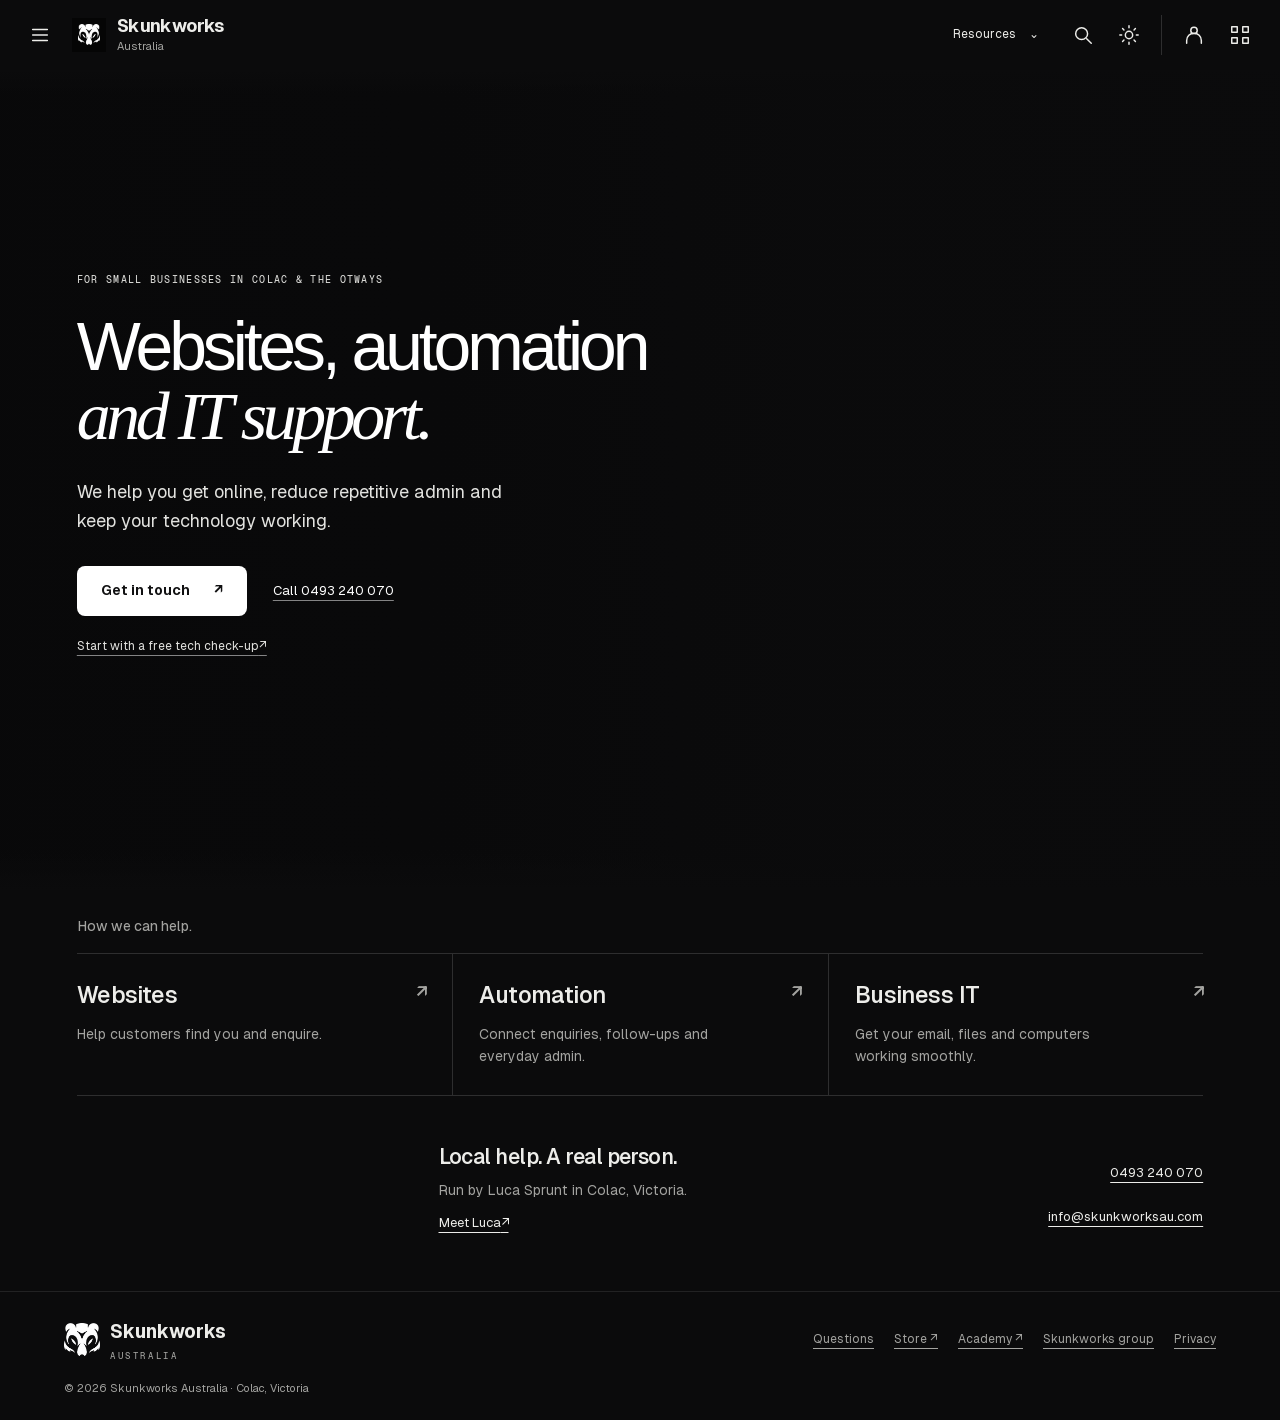
<file: index.html>
<!doctype html><html lang="en-AU"><head><meta charset="utf-8"><meta http-equiv="Content-Security-Policy" content="default-src 'self'; script-src 'self'; style-src 'self'; img-src 'self' data:; font-src 'self'; connect-src 'self' https://formsubmit.co; form-action 'self' https://formsubmit.co; base-uri 'self'; object-src 'none'; frame-src 'none'; manifest-src 'self'; worker-src 'none'; upgrade-insecure-requests"><meta name="referrer" content="strict-origin-when-cross-origin"><meta name="viewport" content="width=device-width,initial-scale=1"><title>Websites, automation & IT support | Skunkworks Australia</title><link rel="icon" href="assets/favicon.png"><meta name="description" content="Websites, automation and IT support for small businesses in Colac and the Otways. Get in touch with Luca or start with a free tech check-up."><meta name="theme-color" content="#0b0b0c"><link rel="canonical" href="https://www.skunkworksau.com/"><link rel="apple-touch-icon" href="assets/apple-touch-icon.png"><meta property="og:title" content="Websites, automation &amp; IT support | Skunkworks Australia"><meta property="og:description" content="Websites, automation and IT support for small businesses in Colac and the Otways. Get in touch with Luca or start with a free tech check-up."><meta property="og:type" content="website"><meta property="og:url" content="https://www.skunkworksau.com/"><meta property="og:image" content="https://www.skunkworksau.com/assets/og.jpg"><meta name="twitter:card" content="summary_large_image"><link rel="preload" href="assets/fonts/Geist-Variable.woff2" as="font" type="font/woff2" crossorigin><link rel="stylesheet" href="tokens.css"><link rel="stylesheet" href="clarity.css"><link rel="stylesheet" href="pages.css"><link rel="stylesheet" href="production.css"><link rel="stylesheet" href="home.css"><link rel="stylesheet" href="header.css"><script src="theme.js"></script></head><body class="minimal-home"><a class="skip" href="#main">Skip to content</a><header class="site-header brand-header"><button data-menu-button class="menu-toggle header-icon" aria-expanded="false" aria-controls="site-navigation" aria-label="Open navigation"><svg viewBox="0 0 24 24" width="22" height="22" fill="none" stroke="currentColor" stroke-width="1.6" stroke-linecap="round" stroke-linejoin="round" aria-hidden="true"><path d="M4 6h16M4 12h16M4 18h16"/></svg></button><a class="brand" href="index.html" aria-label="Skunkworks Australia home"><span class="brand-mark"><img src="assets/skunk-mark.png" alt=""></span><span><strong>Skunkworks</strong><small>Australia</small></span></a><div class="header-space"></div><details class="services-menu header-resources"><summary>Resources <span aria-hidden="true">⌄</span></summary><div class="header-panel"><a href="services.html">All services</a><a href="checkup.html">Free tech check-up</a><a href="colac-business-survey.html">Colac business survey</a><a href="services.html#faq">Questions & answers</a><a href="about.html">About Skunkworks</a><a href="contact.html">Get in touch</a><a href="privacy.html">Privacy</a></div></details><div class="header-tools"><button class="header-icon" type="button" data-open-search aria-label="Search the website"><svg viewBox="0 0 24 24" width="22" height="22" fill="none" stroke="currentColor" stroke-width="1.6" stroke-linecap="round" stroke-linejoin="round" aria-hidden="true"><circle cx="10.5" cy="10.5" r="6.5"/><path d="m16 16 5 5"/></svg></button><button class="header-icon" type="button" data-theme-toggle aria-label="Switch to light theme" aria-pressed="false"><svg viewBox="0 0 24 24" width="22" height="22" fill="none" stroke="currentColor" stroke-width="1.6" stroke-linecap="round" stroke-linejoin="round" aria-hidden="true"><circle cx="12" cy="12" r="4"/><path d="M12 2v2m0 16v2M2 12h2m16 0h2M5 5l1.5 1.5m11 11L19 19M5 19l1.5-1.5m11-11L19 5"/></svg></button><span class="header-divider" aria-hidden="true"></span><details class="header-contact"><summary class="header-icon" aria-label="Contact Skunkworks"><svg viewBox="0 0 24 24" width="22" height="22" fill="none" stroke="currentColor" stroke-width="1.6" stroke-linecap="round" stroke-linejoin="round" aria-hidden="true"><circle cx="12" cy="7" r="3.5"/><path d="M4 21v-3a8 8 0 0 1 16 0v3"/></svg></summary><div class="header-panel"><h2>Get in touch</h2><a href="contact.html">Send an enquiry</a><a href="tel:+61493240070">Call 0493 240 070</a><a href="mailto:info@skunkworksau.com">Email Luca</a></div></details><details class="header-ecosystem"><summary class="header-icon" aria-label="Skunkworks ecosystem"><svg viewBox="0 0 24 24" width="22" height="22" fill="none" stroke="currentColor" stroke-width="1.6" stroke-linecap="round" stroke-linejoin="round" aria-hidden="true"><path d="M3 3h6v6H3zM15 3h6v6h-6zM3 15h6v6H3zM15 15h6v6h-6z"/></svg></summary><div class="header-panel"><h2>Explore Skunkworks</h2><a href="https://www.skunkworksau.com/">Skunkworks Australia</a><a href="https://store.skunkworksau.com/">Store ↗</a><a href="https://www.skunkworksacademy.com/">Academy ↗</a><a href="https://skunkworks.africa/">Skunkworks Africa ↗</a></div></details></div><nav data-mobile-menu id="site-navigation" aria-label="Main navigation"><h2>Explore</h2><a href="index.html" aria-current="page">Home</a><a href="websites.html">Websites</a><a href="automation.html">Automation & AI</a><a href="business-it.html">Business IT</a><a href="checkup.html">Free tech check-up</a><a href="about.html">About</a><a href="contact.html">Get in touch</a><a href="services.html#faq">Questions</a><div class="drawer-group"><a href="https://store.skunkworksau.com/">Store ↗</a><a href="https://www.skunkworksacademy.com/">Academy ↗</a><a href="https://skunkworks.africa/">Skunkworks Africa ↗</a></div></nav></header><main id="main" tabindex="-1">
<section class="landing-hero" id="top">
<picture class="landing-hero-media" aria-hidden="true"><source media="(max-width:800px)" srcset="assets/workspace-hero-mobile.webp"><img src="assets/workspace-hero.webp" srcset="assets/workspace-hero-small.webp 1000w, assets/workspace-hero.webp 1672w" sizes="(max-width:1280px) 100vw, 1280px" width="1672" height="941" alt="" fetchpriority="high" decoding="async"></picture>
<div class="landing-hero-copy">
<p class="eyebrow">FOR SMALL BUSINESSES IN COLAC &amp; THE OTWAYS</p>
<h1>Websites, automation<br><em>and IT support.</em></h1>
<p class="landing-intro">We help you get online, reduce repetitive admin and keep your technology working.</p>
<div class="landing-actions" id="book"><a class="button" href="contact.html">Get in touch <span aria-hidden="true">↗</span></a><a class="landing-call" href="tel:+61493240070">Call 0493 240 070</a></div><p class="landing-checkup"><a id="check-up" href="checkup.html">Start with a free tech check-up <span aria-hidden="true">↗</span></a></p></div>
<div class="landing-orbit"><div class="orbit-scene" aria-hidden="true"><div class="orbit-ring orbit-ring-outer"></div><div class="orbit-ring orbit-ring-inner"></div><div class="orbit-emblem"><img src="assets/skunk-mark.png" width="1100" height="1018" alt="" decoding="async"></div><span class="orbit-signal orbit-signal-one">01</span><span class="orbit-signal-au">AU</span><span class="orbit-signal orbit-signal-arrow">↗</span></div><button type="button" class="orbit-motion-toggle" aria-pressed="false" hidden>Pause animation</button></div></section>
<section class="landing-services" id="services" aria-labelledby="service-heading"><span class="anchor-alias" id="solutions"></span><h2 id="service-heading">How we can help.</h2>
<div class="service-links">
<a href="websites.html"><h3>Websites <span aria-hidden="true">↗</span></h3><p>Help customers find you and enquire.</p></a>
<a href="automation.html"><h3>Automation <span aria-hidden="true">↗</span></h3><p>Connect enquiries, follow-ups and everyday admin.</p></a>
<a href="business-it.html"><h3>Business IT <span aria-hidden="true">↗</span></h3><p>Get your email, files and computers working smoothly.</p></a>
</div></section>
<section class="landing-local" id="contact" aria-labelledby="local-heading"><span class="anchor-alias" id="company"></span><div><h2 id="local-heading">Local help. A real person.</h2><p>Run by Luca Sprunt in Colac, Victoria.</p><a href="about.html">Meet Luca <span aria-hidden="true">↗</span></a></div><div class="local-contact"><a href="tel:+61493240070">0493 240 070</a><a href="mailto:info@skunkworksau.com">info@skunkworksau.com</a></div></section>
</main><footer class="site-footer landing-footer"><a class="brand" href="index.html" aria-current="page"><img src="assets/skunk-mark.png" alt=""><span>Skunkworks<small>AUSTRALIA</small></span></a><div><a id="faq" href="services.html#faq">Questions</a><a id="family" href="https://store.skunkworksau.com/">Store ↗</a><a href="https://www.skunkworksacademy.com/">Academy ↗</a><a id="partners" href="about.html#partners">Skunkworks group</a><a href="privacy.html">Privacy</a></div><span>© 2026 Skunkworks Australia · Colac, Victoria</span></footer><script src="home.js"></script><script src="site-navigation.js"></script><dialog id="site-search" class="site-search" aria-labelledby="search-title"><div class="search-heading"><h2 id="search-title">Find what you need.</h2><button type="button" class="header-icon" data-close-search aria-label="Close search">×</button></div><label for="site-search-input">Search pages and services</label><input id="site-search-input" type="search" autocomplete="off" placeholder="Try websites, email or admin"><ul id="site-search-results"><li data-search="home "><a href="index.html">Home<span aria-hidden="true">↗</span></a></li><li data-search="websites website online booking shop ecommerce"><a href="websites.html">Websites<span aria-hidden="true">↗</span></a></li><li data-search="automation and ai automation ai admin follow ups enquiries reminders"><a href="automation.html">Automation & AI<span aria-hidden="true">↗</span></a></li><li data-search="business it computers email files microsoft security backups wifi"><a href="business-it.html">Business IT<span aria-hidden="true">↗</span></a></li><li data-search="free tech check-up free checkup check-up review advice report"><a href="checkup.html">Free tech check-up<span aria-hidden="true">↗</span></a></li><li data-search="about "><a href="about.html">About<span aria-hidden="true">↗</span></a></li><li data-search="get in touch call phone email contact help enquire enquiry"><a href="contact.html">Get in touch<span aria-hidden="true">↗</span></a></li><li data-search="questions "><a href="services.html#faq">Questions<span aria-hidden="true">↗</span></a></li><li data-search="all services "><a href="services.html">All services<span aria-hidden="true">↗</span></a></li></ul><p id="search-empty" hidden>No matching page. <a href="contact.html">Tell us what you need help with.</a></p></dialog><script src="header.js"></script></body></html>
</file>
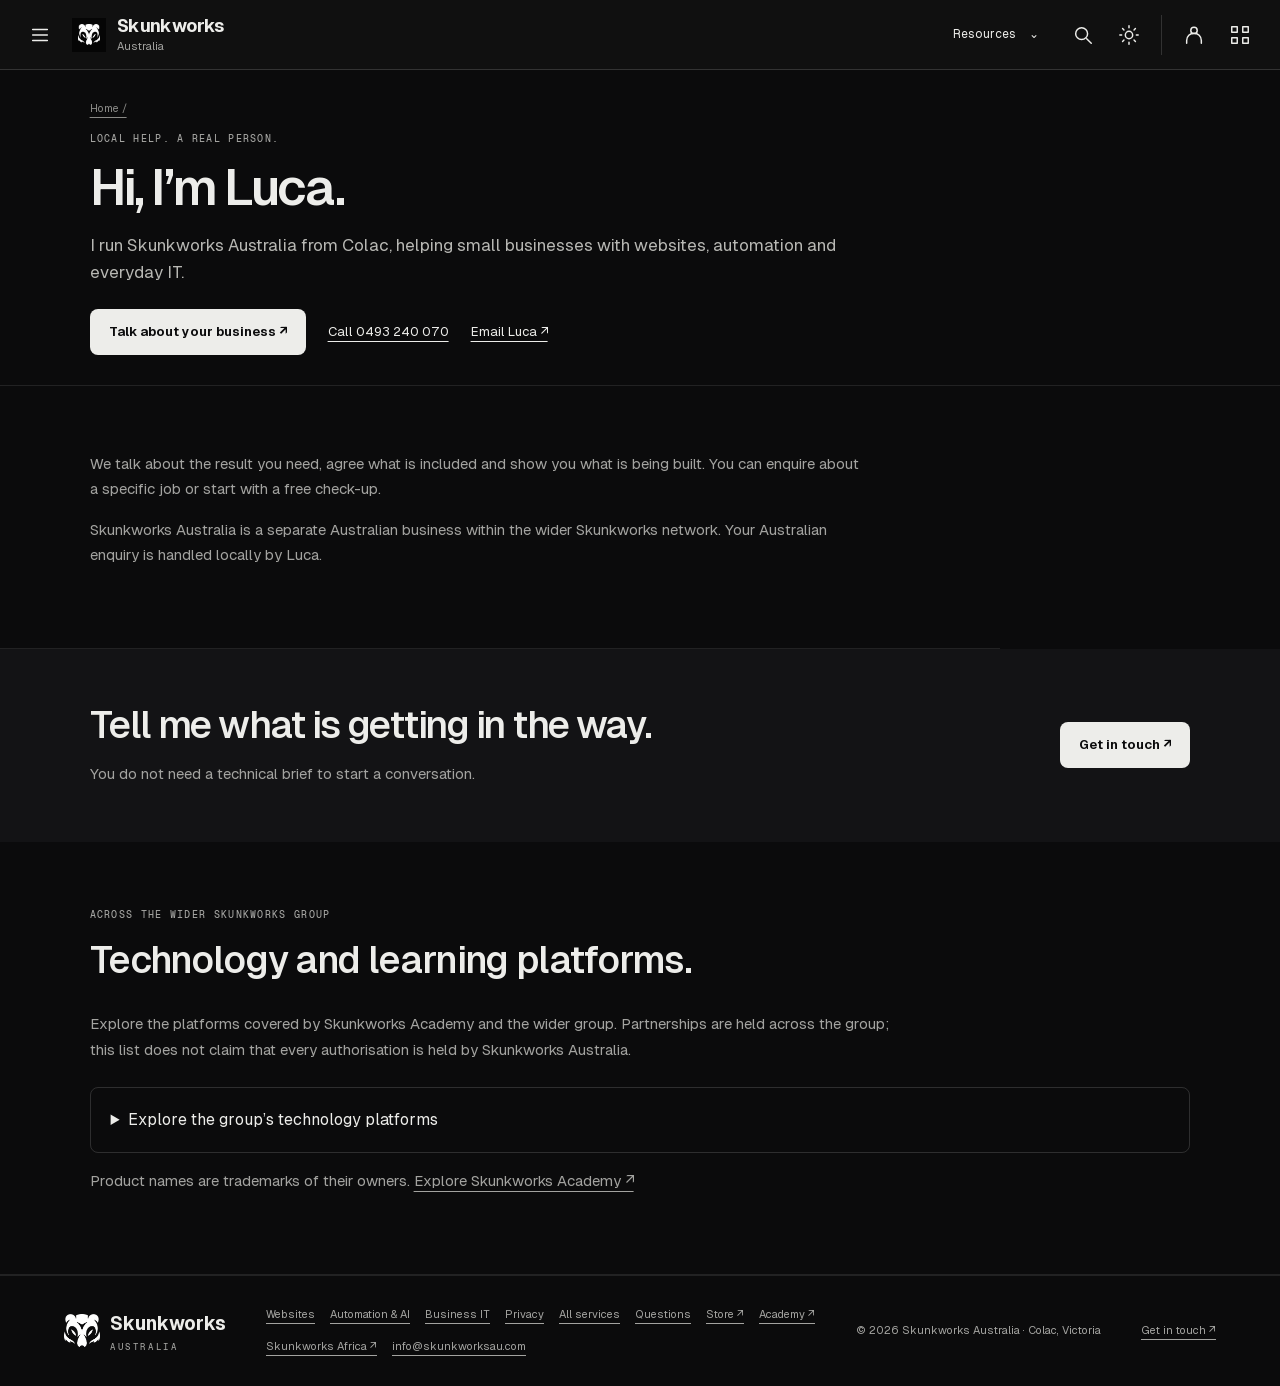
<file: about.html>
<!doctype html><html lang="en-AU"><head><meta charset="utf-8"><meta http-equiv="Content-Security-Policy" content="default-src 'self'; script-src 'self'; style-src 'self'; img-src 'self' data:; font-src 'self'; connect-src 'self' https://formsubmit.co; form-action 'self' https://formsubmit.co; base-uri 'self'; object-src 'none'; frame-src 'none'; manifest-src 'self'; worker-src 'none'; upgrade-insecure-requests"><meta name="referrer" content="strict-origin-when-cross-origin"><meta name="viewport" content="width=device-width,initial-scale=1"><title>About | Skunkworks Australia</title><link rel="icon" href="assets/favicon.png"><meta name="description" content="Meet Luca Sprunt and Skunkworks Australia, locally run from Colac. Websites, automation, everyday IT and links to the wider Skunkworks network."><meta name="theme-color" content="#0b0b0c"><link rel="canonical" href="https://www.skunkworksau.com/about.html"><link rel="apple-touch-icon" href="assets/apple-touch-icon.png"><meta property="og:title" content="About | Skunkworks Australia"><meta property="og:description" content="Meet Luca Sprunt and Skunkworks Australia, locally run from Colac. Websites, automation, everyday IT and links to the wider Skunkworks network."><meta property="og:type" content="website"><meta property="og:url" content="https://www.skunkworksau.com/about.html"><meta property="og:image" content="https://www.skunkworksau.com/assets/og.jpg"><meta name="twitter:card" content="summary_large_image"><link rel="preload" href="assets/fonts/Geist-Variable.woff2" as="font" type="font/woff2" crossorigin><link rel="stylesheet" href="tokens.css"><link rel="stylesheet" href="clarity.css"><link rel="stylesheet" href="pages.css"><link rel="stylesheet" href="production.css"><link rel="stylesheet" href="header.css"><script src="theme.js"></script></head><body><a class="skip" href="#main">Skip to content</a><header class="site-header brand-header"><button data-menu-button class="menu-toggle header-icon" aria-expanded="false" aria-controls="site-navigation" aria-label="Open navigation"><svg viewBox="0 0 24 24" width="22" height="22" fill="none" stroke="currentColor" stroke-width="1.6" stroke-linecap="round" stroke-linejoin="round" aria-hidden="true"><path d="M4 6h16M4 12h16M4 18h16"/></svg></button><a class="brand" href="index.html" aria-label="Skunkworks Australia home"><span class="brand-mark"><img src="assets/skunk-mark.png" alt=""></span><span><strong>Skunkworks</strong><small>Australia</small></span></a><div class="header-space"></div><details class="services-menu header-resources"><summary>Resources <span aria-hidden="true">⌄</span></summary><div class="header-panel"><a href="services.html">All services</a><a href="checkup.html">Free tech check-up</a><a href="colac-business-survey.html">Colac business survey</a><a href="services.html#faq">Questions & answers</a><a href="about.html" aria-current="page">About Skunkworks</a><a href="contact.html">Get in touch</a><a href="privacy.html">Privacy</a></div></details><div class="header-tools"><button class="header-icon" type="button" data-open-search aria-label="Search the website"><svg viewBox="0 0 24 24" width="22" height="22" fill="none" stroke="currentColor" stroke-width="1.6" stroke-linecap="round" stroke-linejoin="round" aria-hidden="true"><circle cx="10.5" cy="10.5" r="6.5"/><path d="m16 16 5 5"/></svg></button><button class="header-icon" type="button" data-theme-toggle aria-label="Switch to light theme" aria-pressed="false"><svg viewBox="0 0 24 24" width="22" height="22" fill="none" stroke="currentColor" stroke-width="1.6" stroke-linecap="round" stroke-linejoin="round" aria-hidden="true"><circle cx="12" cy="12" r="4"/><path d="M12 2v2m0 16v2M2 12h2m16 0h2M5 5l1.5 1.5m11 11L19 19M5 19l1.5-1.5m11-11L19 5"/></svg></button><span class="header-divider" aria-hidden="true"></span><details class="header-contact"><summary class="header-icon" aria-label="Contact Skunkworks"><svg viewBox="0 0 24 24" width="22" height="22" fill="none" stroke="currentColor" stroke-width="1.6" stroke-linecap="round" stroke-linejoin="round" aria-hidden="true"><circle cx="12" cy="7" r="3.5"/><path d="M4 21v-3a8 8 0 0 1 16 0v3"/></svg></summary><div class="header-panel"><h2>Get in touch</h2><a href="contact.html">Send an enquiry</a><a href="tel:+61493240070">Call 0493 240 070</a><a href="mailto:info@skunkworksau.com">Email Luca</a></div></details><details class="header-ecosystem"><summary class="header-icon" aria-label="Skunkworks ecosystem"><svg viewBox="0 0 24 24" width="22" height="22" fill="none" stroke="currentColor" stroke-width="1.6" stroke-linecap="round" stroke-linejoin="round" aria-hidden="true"><path d="M3 3h6v6H3zM15 3h6v6h-6zM3 15h6v6H3zM15 15h6v6h-6z"/></svg></summary><div class="header-panel"><h2>Explore Skunkworks</h2><a href="https://www.skunkworksau.com/">Skunkworks Australia</a><a href="https://store.skunkworksau.com/">Store ↗</a><a href="https://www.skunkworksacademy.com/">Academy ↗</a><a href="https://skunkworks.africa/">Skunkworks Africa ↗</a></div></details></div><nav data-mobile-menu id="site-navigation" aria-label="Main navigation"><h2>Explore</h2><a href="index.html">Home</a><a href="websites.html">Websites</a><a href="automation.html">Automation & AI</a><a href="business-it.html">Business IT</a><a href="checkup.html">Free tech check-up</a><a href="about.html">About</a><a href="contact.html">Get in touch</a><a href="services.html#faq">Questions</a><div class="drawer-group"><a href="https://store.skunkworksau.com/">Store ↗</a><a href="https://www.skunkworksacademy.com/">Academy ↗</a><a href="https://skunkworks.africa/">Skunkworks Africa ↗</a></div></nav></header><main id="main" tabindex="-1"><section class="page-intro"><a class="breadcrumb" href="index.html">Home /</a><div class="eyebrow">LOCAL HELP. A REAL PERSON.</div><h1>Hi, I’m Luca.</h1><p class="lead">I run Skunkworks Australia from Colac, helping small businesses with websites, automation and everyday IT.</p><div class="intro-actions"><a class="button" href="contact.html?topic=Not%20sure">Talk about your business ↗</a><a class="intro-direct" href="tel:+61493240070">Call 0493 240 070</a><a class="intro-direct" href="mailto:info@skunkworksau.com">Email Luca ↗</a></div></section><section class="page-section about-detail"><div><p>We talk about the result you need, agree what is included and show you what is being built. You can enquire about a specific job or start with a free check-up.</p><p>Skunkworks Australia is a separate Australian business within the wider Skunkworks network. Your Australian enquiry is handled locally by Luca.</p></div></section><section class="end-cta"><div><h2>Tell me what is getting in the way.</h2><p>You do not need a technical brief to start a conversation.</p></div><a class="button" href="contact.html?topic=Not%20sure">Get in touch ↗</a></section><section class="page-section group-platforms" id="partners"><div class="eyebrow">ACROSS THE WIDER SKUNKWORKS GROUP</div><h2>Technology and learning platforms.</h2><p>Explore the platforms covered by Skunkworks Academy and the wider group. Partnerships are held across the group; this list does not claim that every authorisation is held by Skunkworks Australia.</p><details><summary>Explore the group’s technology platforms</summary><ul class="pgrid  " aria-label="Skunkworks group technology partners">
        <li><a href="https://www.skunkworksacademy.com/partners/microsoft.html"><b>Microsoft</b><span>Cloud &amp; 365</span></a></li>
        <li><a href="https://www.skunkworksacademy.com/partners/google.html"><b>Google</b><span>Cloud &amp; Workspace</span></a></li>
        <li><a href="https://www.skunkworksacademy.com/cloud/index.html"><b>AWS</b><span>Cloud</span></a></li>
        <li><a href="https://www.skunkworksacademy.com/partners/ibm.html"><b>IBM</b><span>Cloud &amp; AI</span></a></li>
        <li><a href="https://www.skunkworksacademy.com/partners/red%20hat.html"><b>Red Hat</b><span>Linux &amp; OpenShift</span></a></li>
        <li><a href="https://www.skunkworksacademy.com/partners/cisco.html"><b>Cisco</b><span>Networking</span></a></li>
        <li><a href="https://www.skunkworksacademy.com/partners/paloalto.html"><b>Palo Alto Networks</b><span>Security</span></a></li>
        <li><a href="https://www.skunkworksacademy.com/partners/comptia.html"><b>CompTIA</b><span>Certification</span></a></li>
        <li><a href="https://www.skunkworksacademy.com/partners/adobe/index.html"><b>Adobe</b><span>Creative &amp; Docs</span></a></li>
        <li><a href="https://www.skunkworksacademy.com/partners/github.html"><b>GitHub</b><span>Development</span></a></li>
        <li><a href="https://www.skunkworksacademy.com/partners/hashicorp.html"><b>HashiCorp</b><span>Automation</span></a></li>
        <li><a href="https://www.skunkworksacademy.com/partners/salesforce.html"><b>Salesforce</b><span>CRM</span></a></li>
        <li><a href="https://www.skunkworksacademy.com/partners/sap.html"><b>SAP</b><span>Business systems</span></a></li>
        <li><a href="https://www.skunkworksacademy.com/partners/sage.html"><b>Sage</b><span>Accounting</span></a></li>
      </ul></details><p class="note">Product names are trademarks of their owners. <a href="https://www.skunkworksacademy.com/">Explore Skunkworks Academy ↗</a></p></section></main><footer class="site-footer"><a class="brand" href="index.html"><img src="assets/skunk-mark.png" alt=""><span>Skunkworks<small>AUSTRALIA</small></span></a><div><a href="websites.html">Websites</a><a href="automation.html">Automation & AI</a><a href="business-it.html">Business IT</a><a href="privacy.html">Privacy</a><a href="services.html">All services</a><a href="services.html#faq">Questions</a><a href="https://store.skunkworksau.com/">Store ↗</a><a href="https://www.skunkworksacademy.com/">Academy ↗</a><a href="https://skunkworks.africa/">Skunkworks Africa ↗</a><a href="mailto:info@skunkworksau.com">info@skunkworksau.com</a></div><span>© 2026 Skunkworks Australia · Colac, Victoria</span><a href="contact.html">Get in touch ↗</a></footer><script src="simple.js"></script><script src="site-navigation.js"></script><dialog id="site-search" class="site-search" aria-labelledby="search-title"><div class="search-heading"><h2 id="search-title">Find what you need.</h2><button type="button" class="header-icon" data-close-search aria-label="Close search">×</button></div><label for="site-search-input">Search pages and services</label><input id="site-search-input" type="search" autocomplete="off" placeholder="Try websites, email or admin"><ul id="site-search-results"><li data-search="home "><a href="index.html">Home<span aria-hidden="true">↗</span></a></li><li data-search="websites website online booking shop ecommerce"><a href="websites.html">Websites<span aria-hidden="true">↗</span></a></li><li data-search="automation and ai automation ai admin follow ups enquiries reminders"><a href="automation.html">Automation & AI<span aria-hidden="true">↗</span></a></li><li data-search="business it computers email files microsoft security backups wifi"><a href="business-it.html">Business IT<span aria-hidden="true">↗</span></a></li><li data-search="free tech check-up free checkup check-up review advice report"><a href="checkup.html">Free tech check-up<span aria-hidden="true">↗</span></a></li><li data-search="about "><a href="about.html">About<span aria-hidden="true">↗</span></a></li><li data-search="get in touch call phone email contact help enquire enquiry"><a href="contact.html">Get in touch<span aria-hidden="true">↗</span></a></li><li data-search="questions "><a href="services.html#faq">Questions<span aria-hidden="true">↗</span></a></li><li data-search="all services "><a href="services.html">All services<span aria-hidden="true">↗</span></a></li></ul><p id="search-empty" hidden>No matching page. <a href="contact.html">Tell us what you need help with.</a></p></dialog><script src="header.js"></script></body></html>
</file>
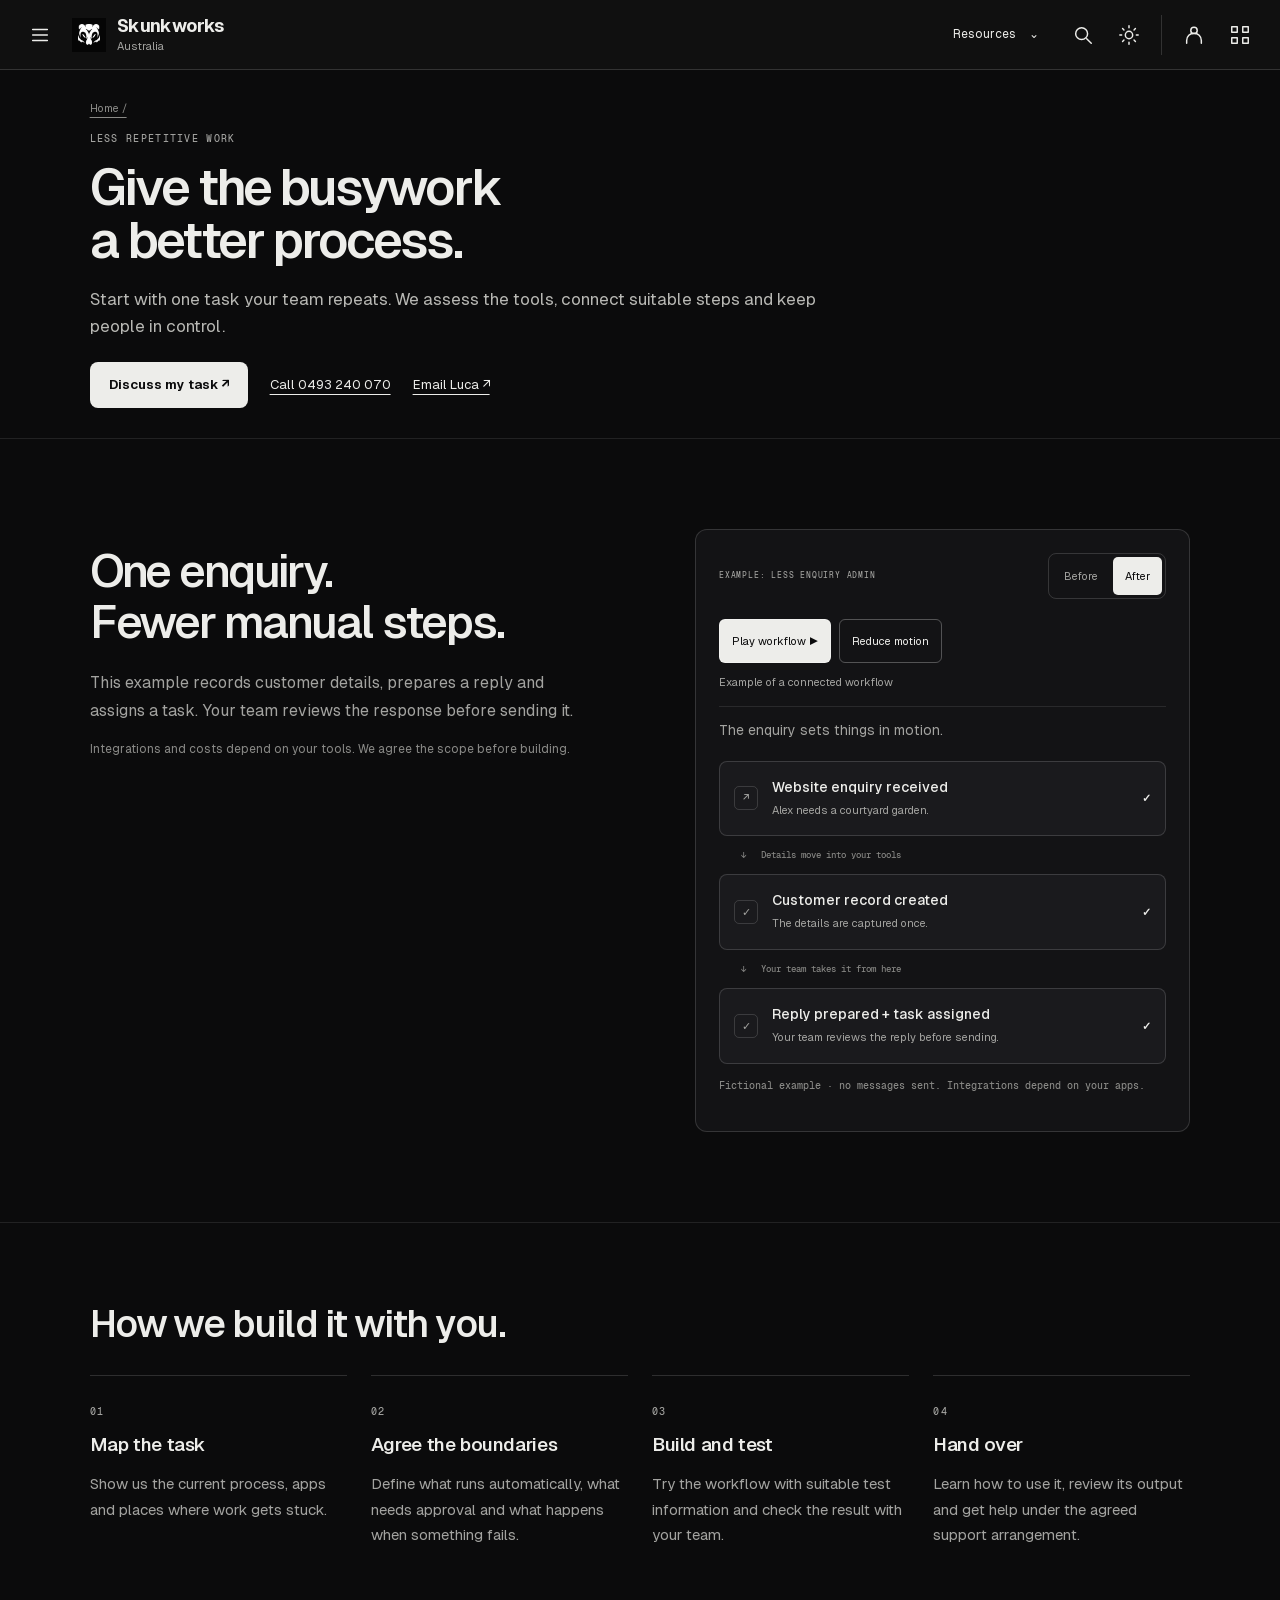
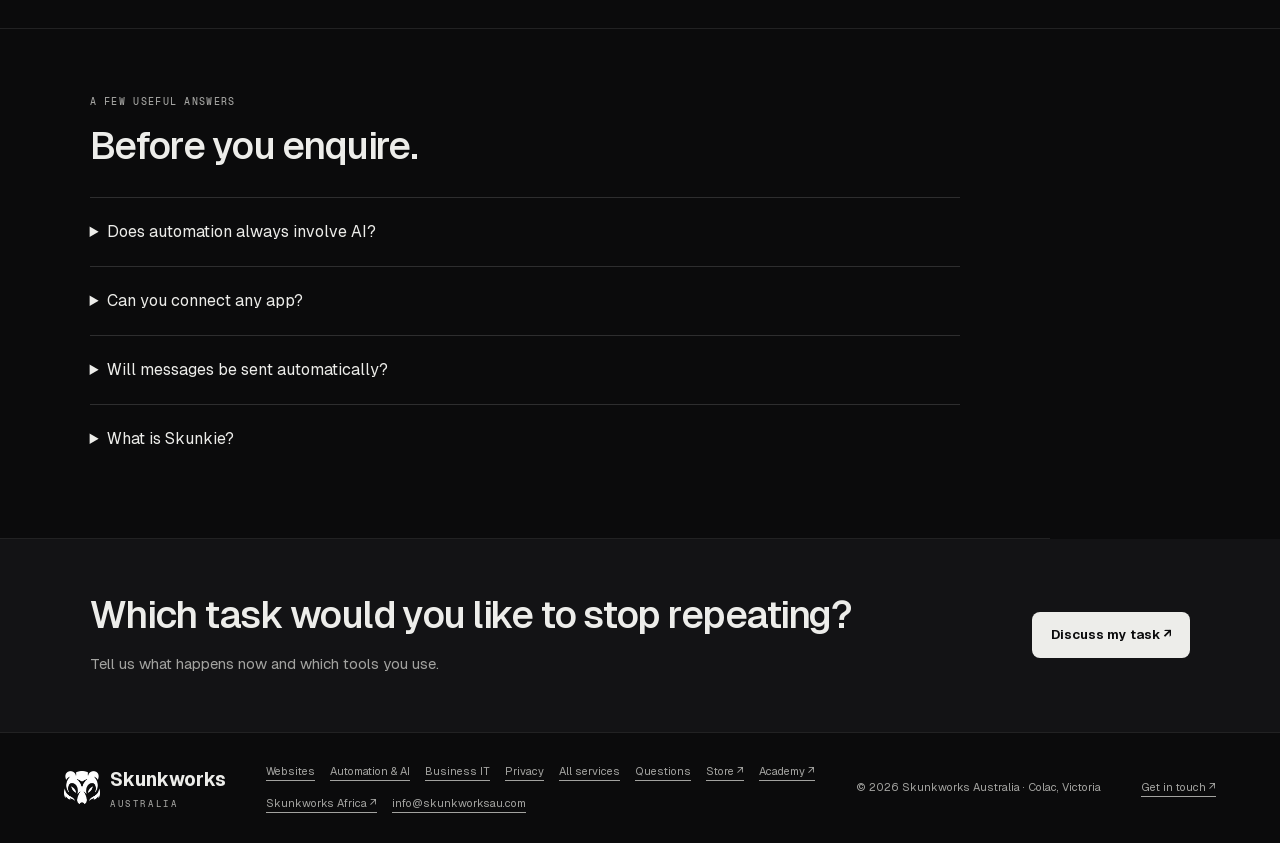
<file: automation.html>
<!doctype html><html lang="en-AU"><head><meta charset="utf-8"><meta http-equiv="Content-Security-Policy" content="default-src 'self'; script-src 'self'; style-src 'self'; img-src 'self' data:; font-src 'self'; connect-src 'self' https://formsubmit.co; form-action 'self' https://formsubmit.co; base-uri 'self'; object-src 'none'; frame-src 'none'; manifest-src 'self'; worker-src 'none'; upgrade-insecure-requests"><meta name="referrer" content="strict-origin-when-cross-origin"><meta name="viewport" content="width=device-width,initial-scale=1"><title>Automation & AI | Skunkworks Australia</title><link rel="icon" href="assets/favicon.png"><meta name="description" content="Reduce repetitive business admin with practical automation and AI. Explore a workflow example and discuss one task you want to improve."><meta name="theme-color" content="#0b0b0c"><link rel="canonical" href="https://www.skunkworksau.com/automation.html"><link rel="apple-touch-icon" href="assets/apple-touch-icon.png"><meta property="og:title" content="Automation &amp; AI | Skunkworks Australia"><meta property="og:description" content="Reduce repetitive business admin with practical automation and AI. Explore a workflow example and discuss one task you want to improve."><meta property="og:type" content="website"><meta property="og:url" content="https://www.skunkworksau.com/automation.html"><meta property="og:image" content="https://www.skunkworksau.com/assets/og.jpg"><meta name="twitter:card" content="summary_large_image"><link rel="preload" href="assets/fonts/Geist-Variable.woff2" as="font" type="font/woff2" crossorigin><link rel="stylesheet" href="tokens.css"><link rel="stylesheet" href="clarity.css"><link rel="stylesheet" href="pages.css"><link rel="stylesheet" href="production.css"><link rel="stylesheet" href="header.css"><script src="theme.js"></script></head><body><a class="skip" href="#main">Skip to content</a><header class="site-header brand-header"><button data-menu-button class="menu-toggle header-icon" aria-expanded="false" aria-controls="site-navigation" aria-label="Open navigation"><svg viewBox="0 0 24 24" width="22" height="22" fill="none" stroke="currentColor" stroke-width="1.6" stroke-linecap="round" stroke-linejoin="round" aria-hidden="true"><path d="M4 6h16M4 12h16M4 18h16"/></svg></button><a class="brand" href="index.html" aria-label="Skunkworks Australia home"><span class="brand-mark"><img src="assets/skunk-mark.png" alt=""></span><span><strong>Skunkworks</strong><small>Australia</small></span></a><div class="header-space"></div><details class="services-menu header-resources"><summary>Resources <span aria-hidden="true">⌄</span></summary><div class="header-panel"><a href="services.html">All services</a><a href="checkup.html">Free tech check-up</a><a href="colac-business-survey.html">Colac business survey</a><a href="services.html#faq">Questions & answers</a><a href="about.html">About Skunkworks</a><a href="contact.html">Get in touch</a><a href="privacy.html">Privacy</a></div></details><div class="header-tools"><button class="header-icon" type="button" data-open-search aria-label="Search the website"><svg viewBox="0 0 24 24" width="22" height="22" fill="none" stroke="currentColor" stroke-width="1.6" stroke-linecap="round" stroke-linejoin="round" aria-hidden="true"><circle cx="10.5" cy="10.5" r="6.5"/><path d="m16 16 5 5"/></svg></button><button class="header-icon" type="button" data-theme-toggle aria-label="Switch to light theme" aria-pressed="false"><svg viewBox="0 0 24 24" width="22" height="22" fill="none" stroke="currentColor" stroke-width="1.6" stroke-linecap="round" stroke-linejoin="round" aria-hidden="true"><circle cx="12" cy="12" r="4"/><path d="M12 2v2m0 16v2M2 12h2m16 0h2M5 5l1.5 1.5m11 11L19 19M5 19l1.5-1.5m11-11L19 5"/></svg></button><span class="header-divider" aria-hidden="true"></span><details class="header-contact"><summary class="header-icon" aria-label="Contact Skunkworks"><svg viewBox="0 0 24 24" width="22" height="22" fill="none" stroke="currentColor" stroke-width="1.6" stroke-linecap="round" stroke-linejoin="round" aria-hidden="true"><circle cx="12" cy="7" r="3.5"/><path d="M4 21v-3a8 8 0 0 1 16 0v3"/></svg></summary><div class="header-panel"><h2>Get in touch</h2><a href="contact.html">Send an enquiry</a><a href="tel:+61493240070">Call 0493 240 070</a><a href="mailto:info@skunkworksau.com">Email Luca</a></div></details><details class="header-ecosystem"><summary class="header-icon" aria-label="Skunkworks ecosystem"><svg viewBox="0 0 24 24" width="22" height="22" fill="none" stroke="currentColor" stroke-width="1.6" stroke-linecap="round" stroke-linejoin="round" aria-hidden="true"><path d="M3 3h6v6H3zM15 3h6v6h-6zM3 15h6v6H3zM15 15h6v6h-6z"/></svg></summary><div class="header-panel"><h2>Explore Skunkworks</h2><a href="https://www.skunkworksau.com/">Skunkworks Australia</a><a href="https://store.skunkworksau.com/">Store ↗</a><a href="https://www.skunkworksacademy.com/">Academy ↗</a><a href="https://skunkworks.africa/">Skunkworks Africa ↗</a></div></details></div><nav data-mobile-menu id="site-navigation" aria-label="Main navigation"><h2>Explore</h2><a href="index.html">Home</a><a href="websites.html">Websites</a><a href="automation.html" aria-current="page">Automation & AI</a><a href="business-it.html">Business IT</a><a href="checkup.html">Free tech check-up</a><a href="about.html">About</a><a href="contact.html">Get in touch</a><a href="services.html#faq">Questions</a><div class="drawer-group"><a href="https://store.skunkworksau.com/">Store ↗</a><a href="https://www.skunkworksacademy.com/">Academy ↗</a><a href="https://skunkworks.africa/">Skunkworks Africa ↗</a></div></nav></header><main id="main" tabindex="-1"><section class="page-intro"><a class="breadcrumb" href="index.html">Home /</a><div class="eyebrow">LESS REPETITIVE WORK</div><h1>Give the busywork<br>a better process.</h1><p class="lead">Start with one task your team repeats. We assess the tools, connect suitable steps and keep people in control.</p><div class="intro-actions"><a class="button" href="contact.html?topic=Automation">Discuss my task ↗</a><a class="intro-direct" href="tel:+61493240070">Call 0493 240 070</a><a class="intro-direct" href="mailto:info@skunkworksau.com">Email Luca ↗</a></div></section><section class="service" id="automation"><div><h2>One enquiry.<br>Fewer manual steps.</h2><p>This example records customer details, prepares a reply and assigns a task. Your team reviews the response before sending it.</p><p class="note">Integrations and costs depend on your tools. We agree the scope before building.</p></div><div class="automation-showcase"><div class="showcase-top"><span class="eyebrow">EXAMPLE: LESS ENQUIRY ADMIN</span><div role="group" aria-label="Compare manual work and automation"><button data-process="before" aria-pressed="false">Before</button><button data-process="after" aria-pressed="true">After</button></div></div><div class="process before" hidden><div class="process-title">You move every step along.</div><div class="process-node"><span>01</span><div><strong>Read the enquiry</strong><small>Find the details in your inbox.</small></div></div><div class="process-link">↓ &nbsp; Copy the details by hand</div><div class="process-node"><span>02</span><div><strong>Update your customer list</strong><small>Retype the name and project.</small></div></div><div class="process-link">↓ &nbsp; Remember what happens next</div><div class="process-node"><span>03</span><div><strong>Write a reply. Assign a task.</strong><small>More manual steps for your team.</small></div></div></div><div class="workflow-actions"><button id="play-flow">Play workflow ▶</button><button id="motion" aria-pressed="false">Reduce motion</button><span id="flow-status" role="status" aria-live="polite">Example of a connected workflow</span></div><div class="process after"><div class="process-title">The enquiry sets things in motion.</div><div class="process-node"><span>↗</span><div><strong>Website enquiry received</strong><small>Alex needs a courtyard garden.</small></div><b>✓</b></div><div class="process-link">↓ &nbsp; Details move into your tools</div><div class="process-node"><span>✓</span><div><strong>Customer record created</strong><small>The details are captured once.</small></div><b>✓</b></div><div class="process-link">↓ &nbsp; Your team takes it from here</div><div class="process-node"><span>✓</span><div><strong>Reply prepared + task assigned</strong><small>Your team reviews the reply before sending.</small></div><b>✓</b></div></div><p class="visual-caption">Fictional example · no messages sent. Integrations depend on your apps.</p></div></section>
<section class="page-section"><h2>How we build it with you.</h2><div class="step-grid"><article><span class="eyebrow">01</span><h3>Map the task</h3><p>Show us the current process, apps and places where work gets stuck.</p></article><article><span class="eyebrow">02</span><h3>Agree the boundaries</h3><p>Define what runs automatically, what needs approval and what happens when something fails.</p></article><article><span class="eyebrow">03</span><h3>Build and test</h3><p>Try the workflow with suitable test information and check the result with your team.</p></article><article><span class="eyebrow">04</span><h3>Hand over</h3><p>Learn how to use it, review its output and get help under the agreed support arrangement.</p></article></div></section><section class="page-section faq"><div class="eyebrow">A FEW USEFUL ANSWERS</div><h2>Before you enquire.</h2><details><summary>Does automation always involve AI?</summary><p>No. Many tasks work best with simple rules and connections. AI can help with tasks such as preparing a draft, where it suits the job.</p></details><details><summary>Can you connect any app?</summary><p>We need to check the integrations, access and costs supported by your apps. We explain limitations before agreeing the build.</p></details><details><summary>Will messages be sent automatically?</summary><p>That depends on the workflow we agree. The example above prepares a reply for a person to review; it does not send it automatically.</p></details><details><summary>What is Skunkie?</summary><p>Skunkie is the name we use for AI assistants within Skunkworks products and workflows. We explain the actual task and controls rather than asking you to buy an unspecified AI promise.</p></details></section><section class="end-cta"><div><h2>Which task would you like to stop repeating?</h2><p>Tell us what happens now and which tools you use.</p></div><a class="button" href="contact.html?topic=Automation">Discuss my task ↗</a></section></main><footer class="site-footer"><a class="brand" href="index.html"><img src="assets/skunk-mark.png" alt=""><span>Skunkworks<small>AUSTRALIA</small></span></a><div><a href="websites.html">Websites</a><a href="automation.html" aria-current="page">Automation & AI</a><a href="business-it.html">Business IT</a><a href="privacy.html">Privacy</a><a href="services.html">All services</a><a href="services.html#faq">Questions</a><a href="https://store.skunkworksau.com/">Store ↗</a><a href="https://www.skunkworksacademy.com/">Academy ↗</a><a href="https://skunkworks.africa/">Skunkworks Africa ↗</a><a href="mailto:info@skunkworksau.com">info@skunkworksau.com</a></div><span>© 2026 Skunkworks Australia · Colac, Victoria</span><a href="contact.html">Get in touch ↗</a></footer><script src="simple.js"></script><script src="site-navigation.js"></script><dialog id="site-search" class="site-search" aria-labelledby="search-title"><div class="search-heading"><h2 id="search-title">Find what you need.</h2><button type="button" class="header-icon" data-close-search aria-label="Close search">×</button></div><label for="site-search-input">Search pages and services</label><input id="site-search-input" type="search" autocomplete="off" placeholder="Try websites, email or admin"><ul id="site-search-results"><li data-search="home "><a href="index.html">Home<span aria-hidden="true">↗</span></a></li><li data-search="websites website online booking shop ecommerce"><a href="websites.html">Websites<span aria-hidden="true">↗</span></a></li><li data-search="automation and ai automation ai admin follow ups enquiries reminders"><a href="automation.html">Automation & AI<span aria-hidden="true">↗</span></a></li><li data-search="business it computers email files microsoft security backups wifi"><a href="business-it.html">Business IT<span aria-hidden="true">↗</span></a></li><li data-search="free tech check-up free checkup check-up review advice report"><a href="checkup.html">Free tech check-up<span aria-hidden="true">↗</span></a></li><li data-search="about "><a href="about.html">About<span aria-hidden="true">↗</span></a></li><li data-search="get in touch call phone email contact help enquire enquiry"><a href="contact.html">Get in touch<span aria-hidden="true">↗</span></a></li><li data-search="questions "><a href="services.html#faq">Questions<span aria-hidden="true">↗</span></a></li><li data-search="all services "><a href="services.html">All services<span aria-hidden="true">↗</span></a></li></ul><p id="search-empty" hidden>No matching page. <a href="contact.html">Tell us what you need help with.</a></p></dialog><script src="header.js"></script></body></html>
</file>
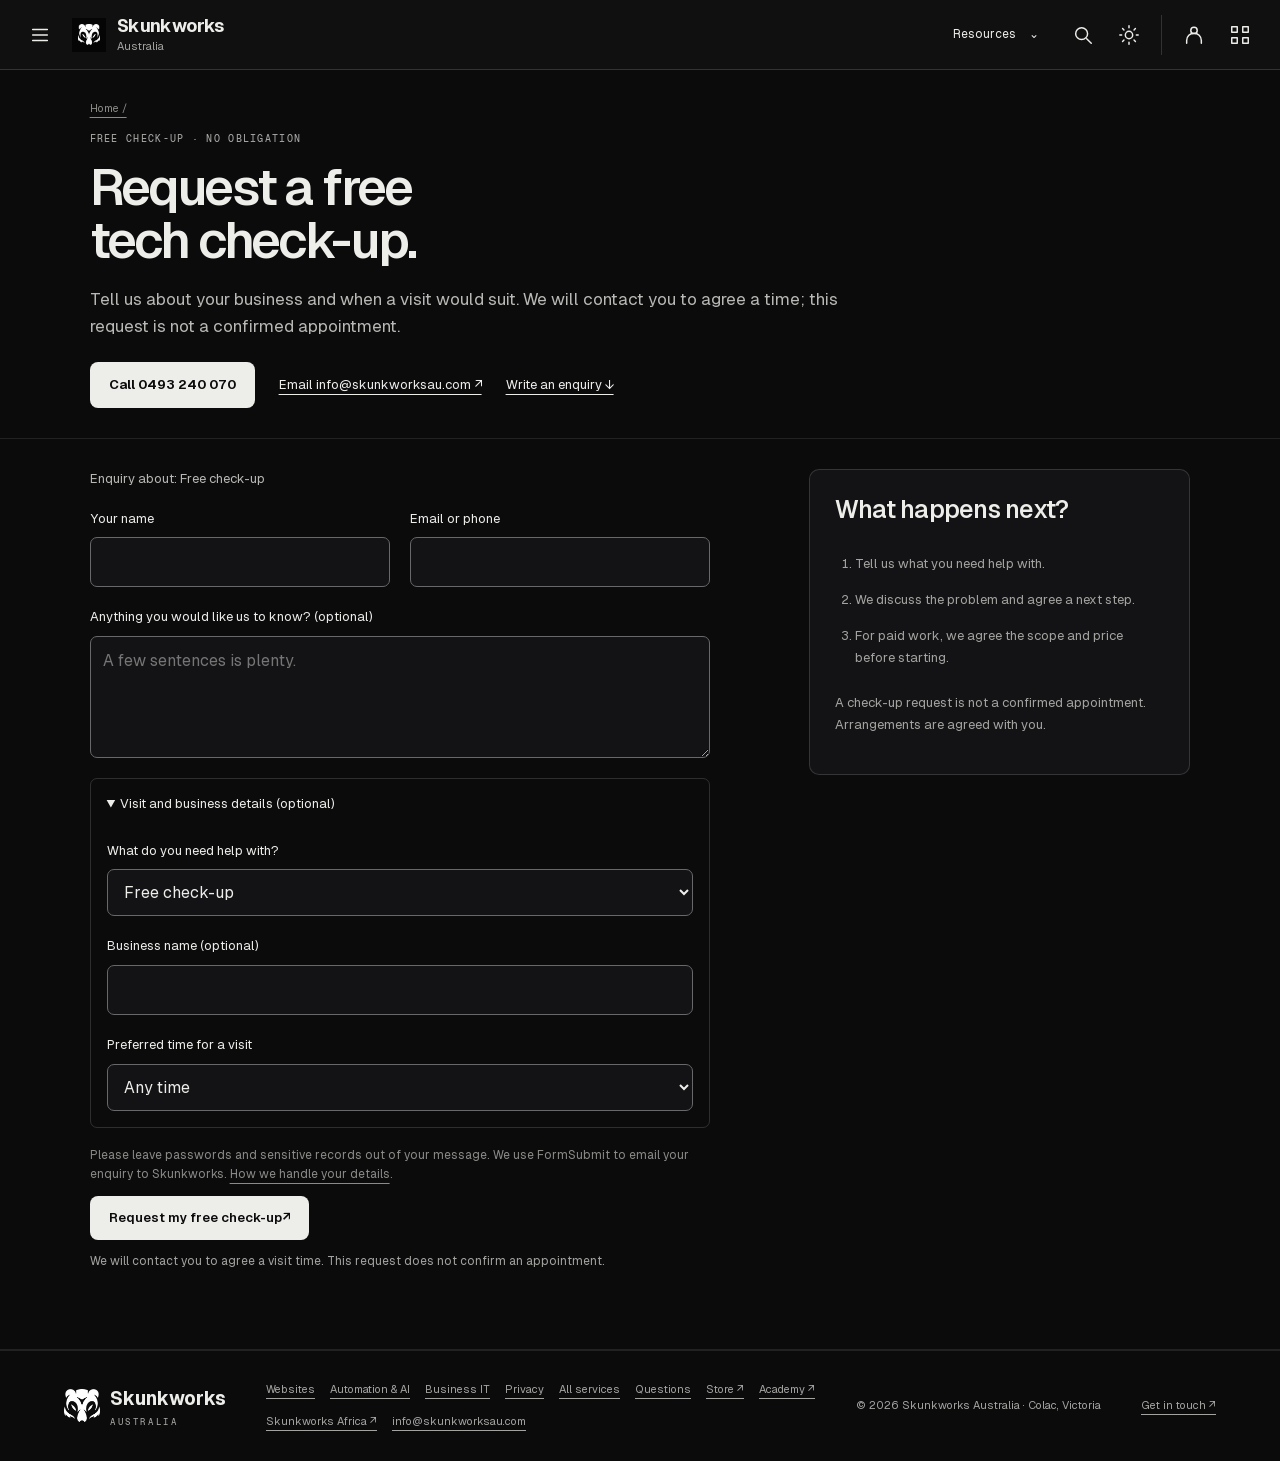
<file: book.html>
<!doctype html><html lang="en-AU"><head><meta charset="utf-8"><meta http-equiv="Content-Security-Policy" content="default-src 'self'; script-src 'self'; style-src 'self'; img-src 'self' data:; font-src 'self'; connect-src 'self' https://formsubmit.co; form-action 'self' https://formsubmit.co; base-uri 'self'; object-src 'none'; frame-src 'none'; manifest-src 'self'; worker-src 'none'; upgrade-insecure-requests"><meta name="referrer" content="strict-origin-when-cross-origin"><meta name="viewport" content="width=device-width,initial-scale=1"><title>Request a free tech check-up | Skunkworks Australia</title><link rel="icon" href="assets/favicon.png"><meta name="description" content="Request a free in-person business tech check-up in Colac and the wider Colac Otway region. Tell us what is on your mind and your preferred visit time."><meta name="theme-color" content="#0b0b0c"><link rel="canonical" href="https://www.skunkworksau.com/book.html"><link rel="apple-touch-icon" href="assets/apple-touch-icon.png"><meta property="og:title" content="Request a free tech check-up | Skunkworks Australia"><meta property="og:description" content="Request a free in-person business tech check-up in Colac and the wider Colac Otway region. Tell us what is on your mind and your preferred visit time."><meta property="og:type" content="website"><meta property="og:url" content="https://www.skunkworksau.com/book.html"><meta property="og:image" content="https://www.skunkworksau.com/assets/og.jpg"><meta name="twitter:card" content="summary_large_image"><link rel="preload" href="assets/fonts/Geist-Variable.woff2" as="font" type="font/woff2" crossorigin><link rel="stylesheet" href="tokens.css"><link rel="stylesheet" href="clarity.css"><link rel="stylesheet" href="pages.css"><link rel="stylesheet" href="production.css"><link rel="stylesheet" href="header.css"><script src="theme.js"></script></head><body data-default-topic="Free check-up"><a class="skip" href="#main">Skip to content</a><header class="site-header brand-header"><button data-menu-button class="menu-toggle header-icon" aria-expanded="false" aria-controls="site-navigation" aria-label="Open navigation"><svg viewBox="0 0 24 24" width="22" height="22" fill="none" stroke="currentColor" stroke-width="1.6" stroke-linecap="round" stroke-linejoin="round" aria-hidden="true"><path d="M4 6h16M4 12h16M4 18h16"/></svg></button><a class="brand" href="index.html" aria-label="Skunkworks Australia home"><span class="brand-mark"><img src="assets/skunk-mark.png" alt=""></span><span><strong>Skunkworks</strong><small>Australia</small></span></a><div class="header-space"></div><details class="services-menu header-resources"><summary>Resources <span aria-hidden="true">⌄</span></summary><div class="header-panel"><a href="services.html">All services</a><a href="checkup.html">Free tech check-up</a><a href="colac-business-survey.html">Colac business survey</a><a href="services.html#faq">Questions & answers</a><a href="about.html">About Skunkworks</a><a href="contact.html">Get in touch</a><a href="privacy.html">Privacy</a></div></details><div class="header-tools"><button class="header-icon" type="button" data-open-search aria-label="Search the website"><svg viewBox="0 0 24 24" width="22" height="22" fill="none" stroke="currentColor" stroke-width="1.6" stroke-linecap="round" stroke-linejoin="round" aria-hidden="true"><circle cx="10.5" cy="10.5" r="6.5"/><path d="m16 16 5 5"/></svg></button><button class="header-icon" type="button" data-theme-toggle aria-label="Switch to light theme" aria-pressed="false"><svg viewBox="0 0 24 24" width="22" height="22" fill="none" stroke="currentColor" stroke-width="1.6" stroke-linecap="round" stroke-linejoin="round" aria-hidden="true"><circle cx="12" cy="12" r="4"/><path d="M12 2v2m0 16v2M2 12h2m16 0h2M5 5l1.5 1.5m11 11L19 19M5 19l1.5-1.5m11-11L19 5"/></svg></button><span class="header-divider" aria-hidden="true"></span><details class="header-contact"><summary class="header-icon" aria-label="Contact Skunkworks"><svg viewBox="0 0 24 24" width="22" height="22" fill="none" stroke="currentColor" stroke-width="1.6" stroke-linecap="round" stroke-linejoin="round" aria-hidden="true"><circle cx="12" cy="7" r="3.5"/><path d="M4 21v-3a8 8 0 0 1 16 0v3"/></svg></summary><div class="header-panel"><h2>Get in touch</h2><a href="contact.html">Send an enquiry</a><a href="tel:+61493240070">Call 0493 240 070</a><a href="mailto:info@skunkworksau.com">Email Luca</a></div></details><details class="header-ecosystem"><summary class="header-icon" aria-label="Skunkworks ecosystem"><svg viewBox="0 0 24 24" width="22" height="22" fill="none" stroke="currentColor" stroke-width="1.6" stroke-linecap="round" stroke-linejoin="round" aria-hidden="true"><path d="M3 3h6v6H3zM15 3h6v6h-6zM3 15h6v6H3zM15 15h6v6h-6z"/></svg></summary><div class="header-panel"><h2>Explore Skunkworks</h2><a href="https://www.skunkworksau.com/">Skunkworks Australia</a><a href="https://store.skunkworksau.com/">Store ↗</a><a href="https://www.skunkworksacademy.com/">Academy ↗</a><a href="https://skunkworks.africa/">Skunkworks Africa ↗</a></div></details></div><nav data-mobile-menu id="site-navigation" aria-label="Main navigation"><h2>Explore</h2><a href="index.html">Home</a><a href="websites.html">Websites</a><a href="automation.html">Automation & AI</a><a href="business-it.html">Business IT</a><a href="checkup.html">Free tech check-up</a><a href="about.html">About</a><a href="contact.html">Get in touch</a><a href="services.html#faq">Questions</a><div class="drawer-group"><a href="https://store.skunkworksau.com/">Store ↗</a><a href="https://www.skunkworksacademy.com/">Academy ↗</a><a href="https://skunkworks.africa/">Skunkworks Africa ↗</a></div></nav></header><main id="main" tabindex="-1"><section class="page-intro"><a class="breadcrumb" href="index.html">Home /</a><div class="eyebrow">FREE CHECK-UP · NO OBLIGATION</div><h1>Request a free<br>tech check-up.</h1><p class="lead">Tell us about your business and when a visit would suit. We will contact you to agree a time; this request is not a confirmed appointment.</p><div class="intro-actions contact-first"><a class="button" href="tel:+61493240070">Call 0493 240 070</a><a href="mailto:info@skunkworksau.com">Email info@skunkworksau.com ↗</a><a href="#enquiry-form">Write an enquiry ↓</a></div></section><section class="page-section contact-layout"><form id="enquiry-form" action="https://formsubmit.co/info@skunkworksau.com" method="POST"><p class="enquiry-context" id="enquiry-context" hidden></p><div class="form-grid"><label>Your name<input name="name" autocomplete="name" required maxlength="100"></label><label>Email or phone<input name="contact" autocomplete="off" required maxlength="160"></label></div><label>Anything you would like us to know? (optional)<textarea name="message" rows="4" maxlength="3000" placeholder="A few sentences is plenty."></textarea></label><details class="enquiry-details" open><summary>Visit and business details (optional)</summary><label>What do you need help with?<select name="topic" id="topic"><option>Not sure</option><option>Website</option><option>Automation</option><option>Business IT</option><option selected>Free check-up</option></select></label><label>Business name (optional)<input name="business" autocomplete="organization" maxlength="160"></label><div id="visit-preference"><label for="visit-time">Preferred time for a visit</label><select name="time" id="visit-time"><option>Any time</option><option>Mornings</option><option>Afternoons</option><option>After hours</option></select></div></details><div class="form-trap" aria-hidden="true"><label>Leave this field empty<input name="_honey" tabindex="-1" autocomplete="off"></label></div><input type="hidden" name="_subject" value="Skunkworks website enquiry"><input type="hidden" name="_template" value="table"><input type="hidden" name="_next" value="https://www.skunkworksau.com/thanks.html"><p class="note">Please leave passwords and sensitive records out of your message. We use FormSubmit to email your enquiry to Skunkworks. <a href="privacy.html">How we handle your details</a>.</p><p class="form-error" id="form-error" role="alert"></p><button class="button" type="submit">Request my free check-up <span aria-hidden="true">↗</span></button><p class="form-disclosure">We will contact you to agree a visit time. This request does not confirm an appointment.</p><div id="enquiry-result" class="enquiry-result" hidden role="status" tabindex="-1"></div></form><aside class="contact-aside"><h2>What happens next?</h2><ol><li>Tell us what you need help with.</li><li>We discuss the problem and agree a next step.</li><li>For paid work, we agree the scope and price before starting.</li></ol><p class="note">A check-up request is not a confirmed appointment. Arrangements are agreed with you.</p></aside></section></main><footer class="site-footer"><a class="brand" href="index.html"><img src="assets/skunk-mark.png" alt=""><span>Skunkworks<small>AUSTRALIA</small></span></a><div><a href="websites.html">Websites</a><a href="automation.html">Automation & AI</a><a href="business-it.html">Business IT</a><a href="privacy.html">Privacy</a><a href="services.html">All services</a><a href="services.html#faq">Questions</a><a href="https://store.skunkworksau.com/">Store ↗</a><a href="https://www.skunkworksacademy.com/">Academy ↗</a><a href="https://skunkworks.africa/">Skunkworks Africa ↗</a><a href="mailto:info@skunkworksau.com">info@skunkworksau.com</a></div><span>© 2026 Skunkworks Australia · Colac, Victoria</span><a href="contact.html">Get in touch ↗</a></footer><script src="simple.js"></script><script src="site-navigation.js"></script><dialog id="site-search" class="site-search" aria-labelledby="search-title"><div class="search-heading"><h2 id="search-title">Find what you need.</h2><button type="button" class="header-icon" data-close-search aria-label="Close search">×</button></div><label for="site-search-input">Search pages and services</label><input id="site-search-input" type="search" autocomplete="off" placeholder="Try websites, email or admin"><ul id="site-search-results"><li data-search="home "><a href="index.html">Home<span aria-hidden="true">↗</span></a></li><li data-search="websites website online booking shop ecommerce"><a href="websites.html">Websites<span aria-hidden="true">↗</span></a></li><li data-search="automation and ai automation ai admin follow ups enquiries reminders"><a href="automation.html">Automation & AI<span aria-hidden="true">↗</span></a></li><li data-search="business it computers email files microsoft security backups wifi"><a href="business-it.html">Business IT<span aria-hidden="true">↗</span></a></li><li data-search="free tech check-up free checkup check-up review advice report"><a href="checkup.html">Free tech check-up<span aria-hidden="true">↗</span></a></li><li data-search="about "><a href="about.html">About<span aria-hidden="true">↗</span></a></li><li data-search="get in touch call phone email contact help enquire enquiry"><a href="contact.html">Get in touch<span aria-hidden="true">↗</span></a></li><li data-search="questions "><a href="services.html#faq">Questions<span aria-hidden="true">↗</span></a></li><li data-search="all services "><a href="services.html">All services<span aria-hidden="true">↗</span></a></li></ul><p id="search-empty" hidden>No matching page. <a href="contact.html">Tell us what you need help with.</a></p></dialog><script src="header.js"></script></body></html>
</file>
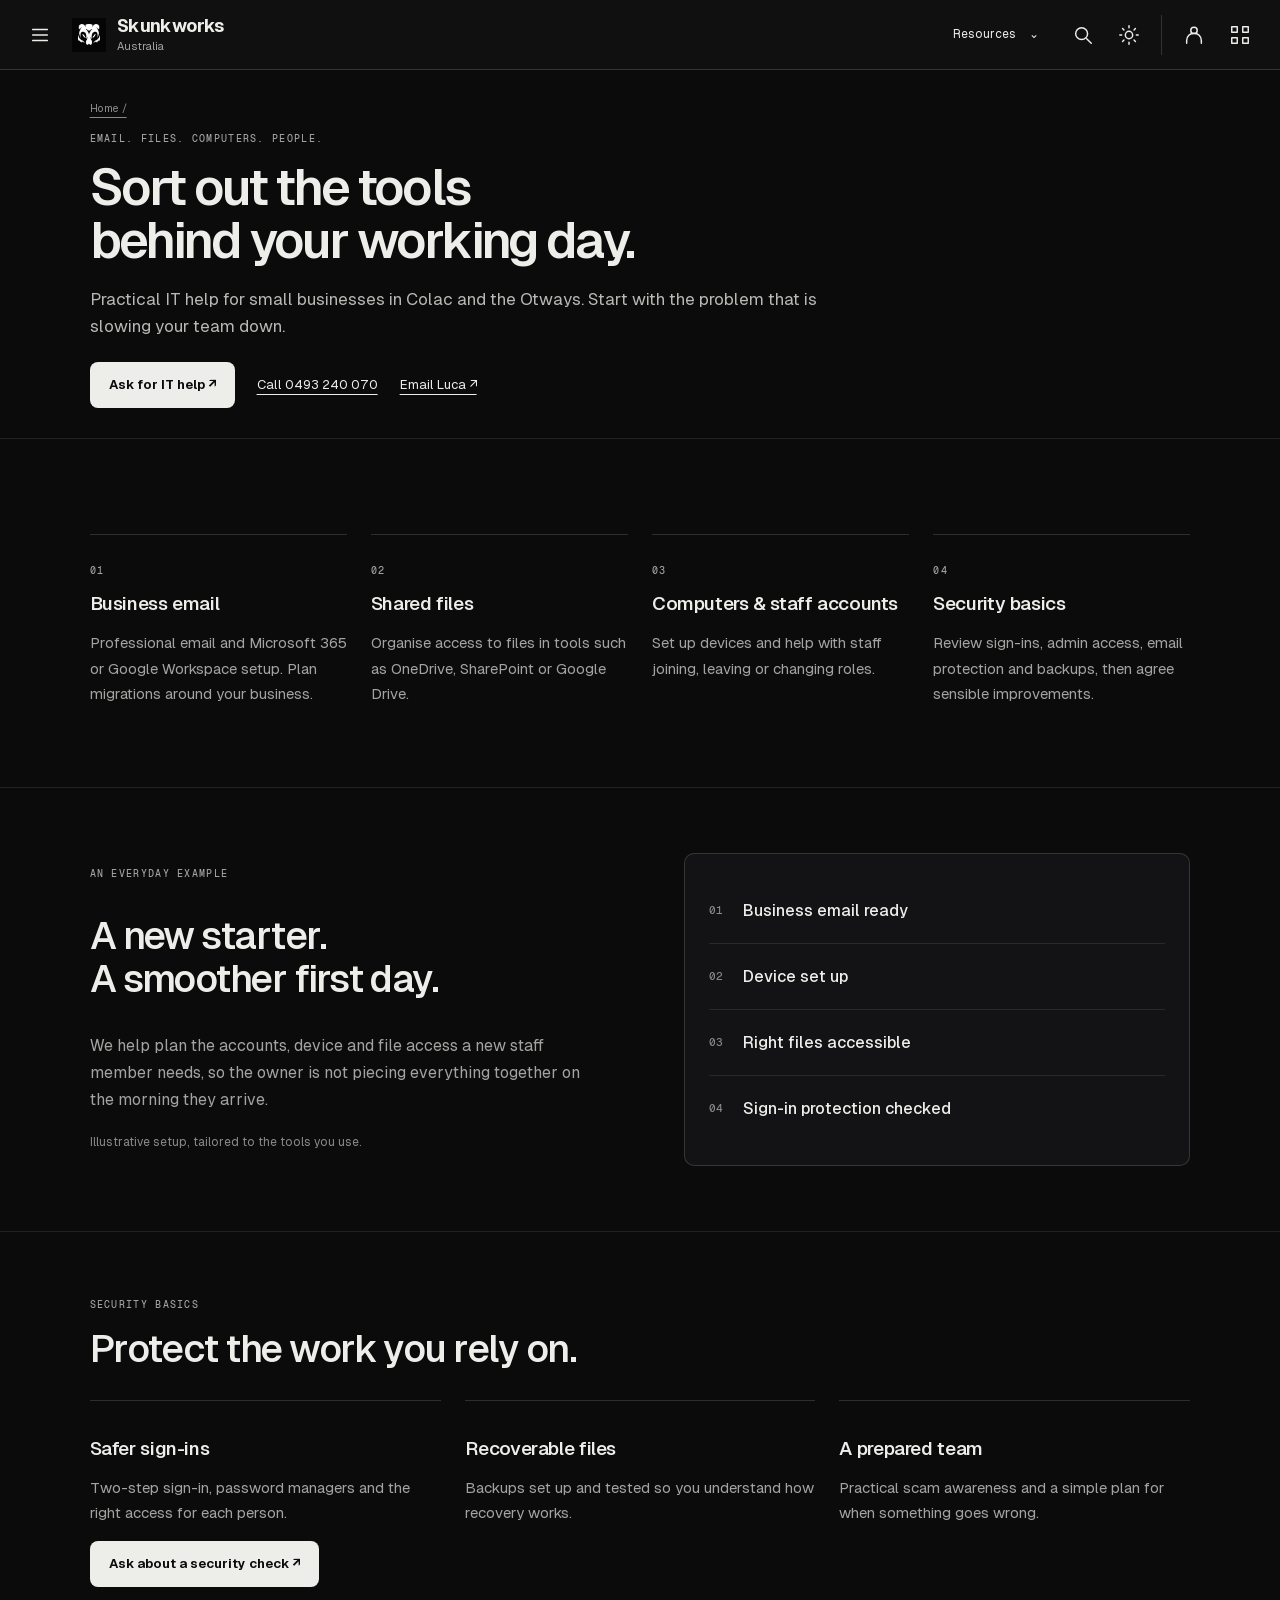
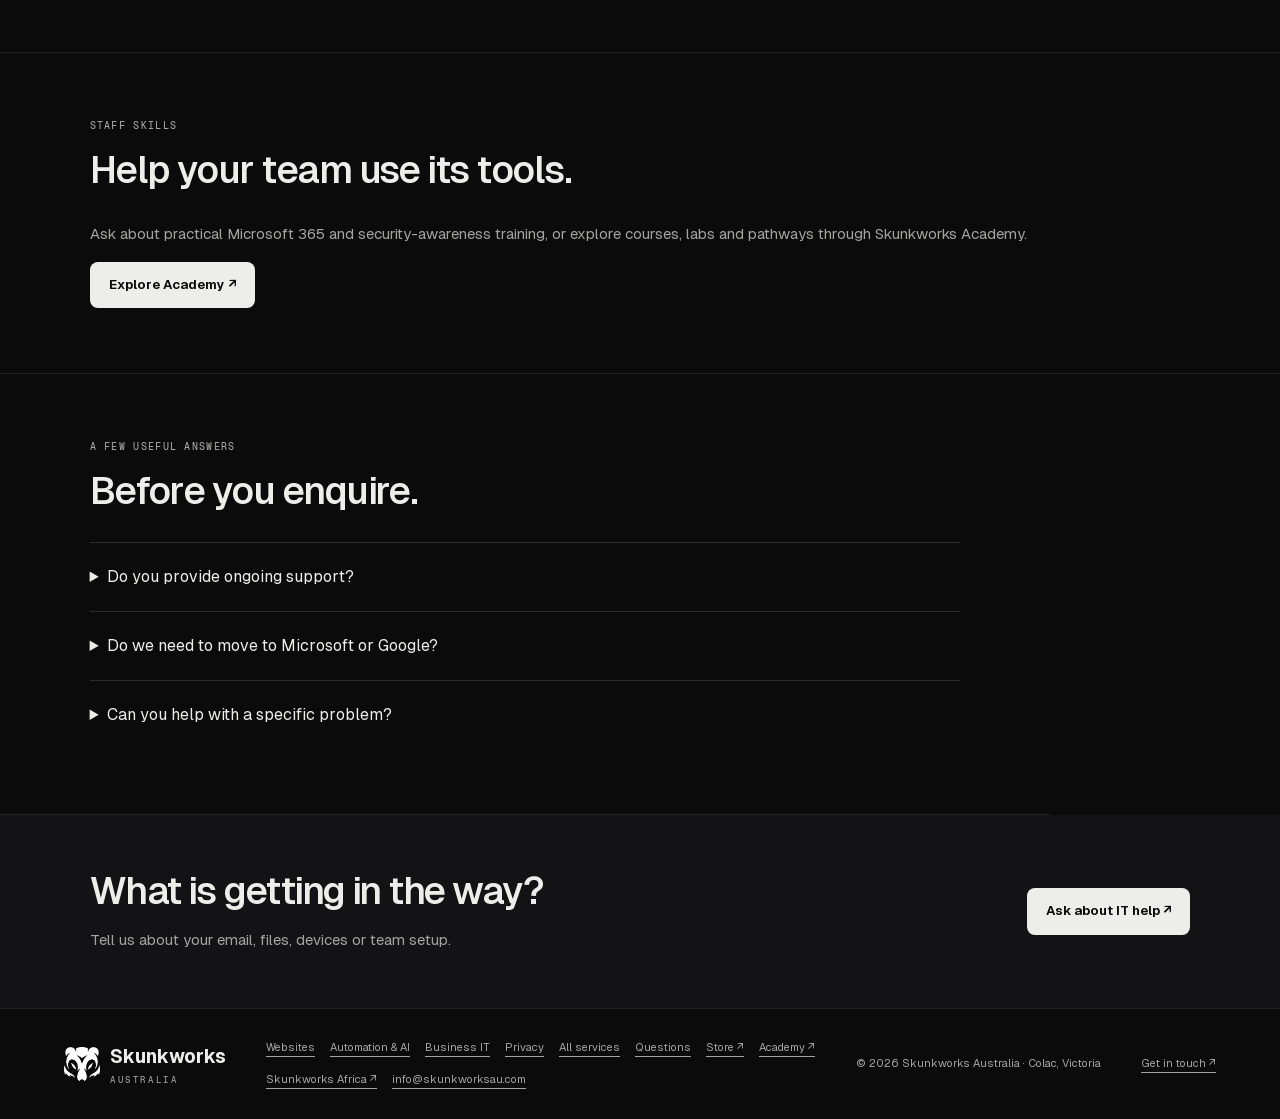
<file: business-it.html>
<!doctype html><html lang="en-AU"><head><meta charset="utf-8"><meta http-equiv="Content-Security-Policy" content="default-src 'self'; script-src 'self'; style-src 'self'; img-src 'self' data:; font-src 'self'; connect-src 'self' https://formsubmit.co; form-action 'self' https://formsubmit.co; base-uri 'self'; object-src 'none'; frame-src 'none'; manifest-src 'self'; worker-src 'none'; upgrade-insecure-requests"><meta name="referrer" content="strict-origin-when-cross-origin"><meta name="viewport" content="width=device-width,initial-scale=1"><title>Business IT | Skunkworks Australia</title><link rel="icon" href="assets/favicon.png"><meta name="description" content="Local help with business email, Microsoft 365, Google Workspace, files, devices, security and staff skills in Colac and the Otways."><meta name="theme-color" content="#0b0b0c"><link rel="canonical" href="https://www.skunkworksau.com/business-it.html"><link rel="apple-touch-icon" href="assets/apple-touch-icon.png"><meta property="og:title" content="Business IT | Skunkworks Australia"><meta property="og:description" content="Local help with business email, Microsoft 365, Google Workspace, files, devices, security and staff skills in Colac and the Otways."><meta property="og:type" content="website"><meta property="og:url" content="https://www.skunkworksau.com/business-it.html"><meta property="og:image" content="https://www.skunkworksau.com/assets/og.jpg"><meta name="twitter:card" content="summary_large_image"><link rel="preload" href="assets/fonts/Geist-Variable.woff2" as="font" type="font/woff2" crossorigin><link rel="stylesheet" href="tokens.css"><link rel="stylesheet" href="clarity.css"><link rel="stylesheet" href="pages.css"><link rel="stylesheet" href="production.css"><link rel="stylesheet" href="header.css"><script src="theme.js"></script></head><body><a class="skip" href="#main">Skip to content</a><header class="site-header brand-header"><button data-menu-button class="menu-toggle header-icon" aria-expanded="false" aria-controls="site-navigation" aria-label="Open navigation"><svg viewBox="0 0 24 24" width="22" height="22" fill="none" stroke="currentColor" stroke-width="1.6" stroke-linecap="round" stroke-linejoin="round" aria-hidden="true"><path d="M4 6h16M4 12h16M4 18h16"/></svg></button><a class="brand" href="index.html" aria-label="Skunkworks Australia home"><span class="brand-mark"><img src="assets/skunk-mark.png" alt=""></span><span><strong>Skunkworks</strong><small>Australia</small></span></a><div class="header-space"></div><details class="services-menu header-resources"><summary>Resources <span aria-hidden="true">⌄</span></summary><div class="header-panel"><a href="services.html">All services</a><a href="checkup.html">Free tech check-up</a><a href="colac-business-survey.html">Colac business survey</a><a href="services.html#faq">Questions & answers</a><a href="about.html">About Skunkworks</a><a href="contact.html">Get in touch</a><a href="privacy.html">Privacy</a></div></details><div class="header-tools"><button class="header-icon" type="button" data-open-search aria-label="Search the website"><svg viewBox="0 0 24 24" width="22" height="22" fill="none" stroke="currentColor" stroke-width="1.6" stroke-linecap="round" stroke-linejoin="round" aria-hidden="true"><circle cx="10.5" cy="10.5" r="6.5"/><path d="m16 16 5 5"/></svg></button><button class="header-icon" type="button" data-theme-toggle aria-label="Switch to light theme" aria-pressed="false"><svg viewBox="0 0 24 24" width="22" height="22" fill="none" stroke="currentColor" stroke-width="1.6" stroke-linecap="round" stroke-linejoin="round" aria-hidden="true"><circle cx="12" cy="12" r="4"/><path d="M12 2v2m0 16v2M2 12h2m16 0h2M5 5l1.5 1.5m11 11L19 19M5 19l1.5-1.5m11-11L19 5"/></svg></button><span class="header-divider" aria-hidden="true"></span><details class="header-contact"><summary class="header-icon" aria-label="Contact Skunkworks"><svg viewBox="0 0 24 24" width="22" height="22" fill="none" stroke="currentColor" stroke-width="1.6" stroke-linecap="round" stroke-linejoin="round" aria-hidden="true"><circle cx="12" cy="7" r="3.5"/><path d="M4 21v-3a8 8 0 0 1 16 0v3"/></svg></summary><div class="header-panel"><h2>Get in touch</h2><a href="contact.html">Send an enquiry</a><a href="tel:+61493240070">Call 0493 240 070</a><a href="mailto:info@skunkworksau.com">Email Luca</a></div></details><details class="header-ecosystem"><summary class="header-icon" aria-label="Skunkworks ecosystem"><svg viewBox="0 0 24 24" width="22" height="22" fill="none" stroke="currentColor" stroke-width="1.6" stroke-linecap="round" stroke-linejoin="round" aria-hidden="true"><path d="M3 3h6v6H3zM15 3h6v6h-6zM3 15h6v6H3zM15 15h6v6h-6z"/></svg></summary><div class="header-panel"><h2>Explore Skunkworks</h2><a href="https://www.skunkworksau.com/">Skunkworks Australia</a><a href="https://store.skunkworksau.com/">Store ↗</a><a href="https://www.skunkworksacademy.com/">Academy ↗</a><a href="https://skunkworks.africa/">Skunkworks Africa ↗</a></div></details></div><nav data-mobile-menu id="site-navigation" aria-label="Main navigation"><h2>Explore</h2><a href="index.html">Home</a><a href="websites.html">Websites</a><a href="automation.html">Automation & AI</a><a href="business-it.html" aria-current="page">Business IT</a><a href="checkup.html">Free tech check-up</a><a href="about.html">About</a><a href="contact.html">Get in touch</a><a href="services.html#faq">Questions</a><div class="drawer-group"><a href="https://store.skunkworksau.com/">Store ↗</a><a href="https://www.skunkworksacademy.com/">Academy ↗</a><a href="https://skunkworks.africa/">Skunkworks Africa ↗</a></div></nav></header><main id="main" tabindex="-1"><section class="page-intro"><a class="breadcrumb" href="index.html">Home /</a><div class="eyebrow">EMAIL. FILES. COMPUTERS. PEOPLE.</div><h1>Sort out the tools<br>behind your working day.</h1><p class="lead">Practical IT help for small businesses in Colac and the Otways. Start with the problem that is slowing your team down.</p><div class="intro-actions"><a class="button" href="contact.html?topic=Business%20IT">Ask for IT help ↗</a><a class="intro-direct" href="tel:+61493240070">Call 0493 240 070</a><a class="intro-direct" href="mailto:info@skunkworksau.com">Email Luca ↗</a></div></section><section class="page-section it-grid"><div class="step-grid"><article><span class="eyebrow">01</span><h3>Business email</h3><p>Professional email and Microsoft 365 or Google Workspace setup. Plan migrations around your business.</p></article><article><span class="eyebrow">02</span><h3>Shared files</h3><p>Organise access to files in tools such as OneDrive, SharePoint or Google Drive.</p></article><article><span class="eyebrow">03</span><h3>Computers & staff accounts</h3><p>Set up devices and help with staff joining, leaving or changing roles.</p></article><article><span class="eyebrow">04</span><h3>Security basics</h3><p>Review sign-ins, admin access, email protection and backups, then agree sensible improvements.</p></article></div></section><section class="page-section it-example"><div><div class="eyebrow">AN EVERYDAY EXAMPLE</div><h2>A new starter.<br>A smoother first day.</h2><p>We help plan the accounts, device and file access a new staff member needs, so the owner is not piecing everything together on the morning they arrive.</p><span class="note">Illustrative setup, tailored to the tools you use.</span></div><div class="it-checklist"><div><span>01</span><strong>Business email ready</strong></div><div><span>02</span><strong>Device set up</strong></div><div><span>03</span><strong>Right files accessible</strong></div><div><span>04</span><strong>Sign-in protection checked</strong></div></div></section><section class="page-section" id="security"><div class="eyebrow">SECURITY BASICS</div><h2>Protect the work you rely on.</h2><div class="step-grid"><article><h3>Safer sign-ins</h3><p>Two-step sign-in, password managers and the right access for each person.</p></article><article><h3>Recoverable files</h3><p>Backups set up and tested so you understand how recovery works.</p></article><article><h3>A prepared team</h3><p>Practical scam awareness and a simple plan for when something goes wrong.</p></article></div><a class="button" href="book.html?topic=Security%20basics">Ask about a security check ↗</a></section><section class="page-section" id="academy"><div class="eyebrow">STAFF SKILLS</div><h2>Help your team use its tools.</h2><p>Ask about practical Microsoft 365 and security-awareness training, or explore courses, labs and pathways through Skunkworks Academy.</p><a class="button" href="https://www.skunkworksacademy.com/">Explore Academy ↗</a></section><section class="page-section faq"><div class="eyebrow">A FEW USEFUL ANSWERS</div><h2>Before you enquire.</h2><details><summary>Do you provide ongoing support?</summary><p>We can discuss ongoing care where it fits your needs. The scope, availability and price must be agreed; this page does not promise a 24-hour help desk or an emergency response time.</p></details><details><summary>Do we need to move to Microsoft or Google?</summary><p>Not necessarily. We look at what you already use, what works and what needs to change before recommending a platform.</p></details><details><summary>Can you help with a specific problem?</summary><p>Yes. Tell us about it directly. You do not need a check-up first. If the issue is outside the work we can take on, we will explain that.</p></details></section><section class="end-cta"><div><h2>What is getting in the way?</h2><p>Tell us about your email, files, devices or team setup.</p></div><a class="button" href="contact.html?topic=Business%20IT">Ask about IT help ↗</a></section></main><footer class="site-footer"><a class="brand" href="index.html"><img src="assets/skunk-mark.png" alt=""><span>Skunkworks<small>AUSTRALIA</small></span></a><div><a href="websites.html">Websites</a><a href="automation.html">Automation & AI</a><a href="business-it.html" aria-current="page">Business IT</a><a href="privacy.html">Privacy</a><a href="services.html">All services</a><a href="services.html#faq">Questions</a><a href="https://store.skunkworksau.com/">Store ↗</a><a href="https://www.skunkworksacademy.com/">Academy ↗</a><a href="https://skunkworks.africa/">Skunkworks Africa ↗</a><a href="mailto:info@skunkworksau.com">info@skunkworksau.com</a></div><span>© 2026 Skunkworks Australia · Colac, Victoria</span><a href="contact.html">Get in touch ↗</a></footer><script src="simple.js"></script><script src="site-navigation.js"></script><dialog id="site-search" class="site-search" aria-labelledby="search-title"><div class="search-heading"><h2 id="search-title">Find what you need.</h2><button type="button" class="header-icon" data-close-search aria-label="Close search">×</button></div><label for="site-search-input">Search pages and services</label><input id="site-search-input" type="search" autocomplete="off" placeholder="Try websites, email or admin"><ul id="site-search-results"><li data-search="home "><a href="index.html">Home<span aria-hidden="true">↗</span></a></li><li data-search="websites website online booking shop ecommerce"><a href="websites.html">Websites<span aria-hidden="true">↗</span></a></li><li data-search="automation and ai automation ai admin follow ups enquiries reminders"><a href="automation.html">Automation & AI<span aria-hidden="true">↗</span></a></li><li data-search="business it computers email files microsoft security backups wifi"><a href="business-it.html">Business IT<span aria-hidden="true">↗</span></a></li><li data-search="free tech check-up free checkup check-up review advice report"><a href="checkup.html">Free tech check-up<span aria-hidden="true">↗</span></a></li><li data-search="about "><a href="about.html">About<span aria-hidden="true">↗</span></a></li><li data-search="get in touch call phone email contact help enquire enquiry"><a href="contact.html">Get in touch<span aria-hidden="true">↗</span></a></li><li data-search="questions "><a href="services.html#faq">Questions<span aria-hidden="true">↗</span></a></li><li data-search="all services "><a href="services.html">All services<span aria-hidden="true">↗</span></a></li></ul><p id="search-empty" hidden>No matching page. <a href="contact.html">Tell us what you need help with.</a></p></dialog><script src="header.js"></script></body></html>
</file>
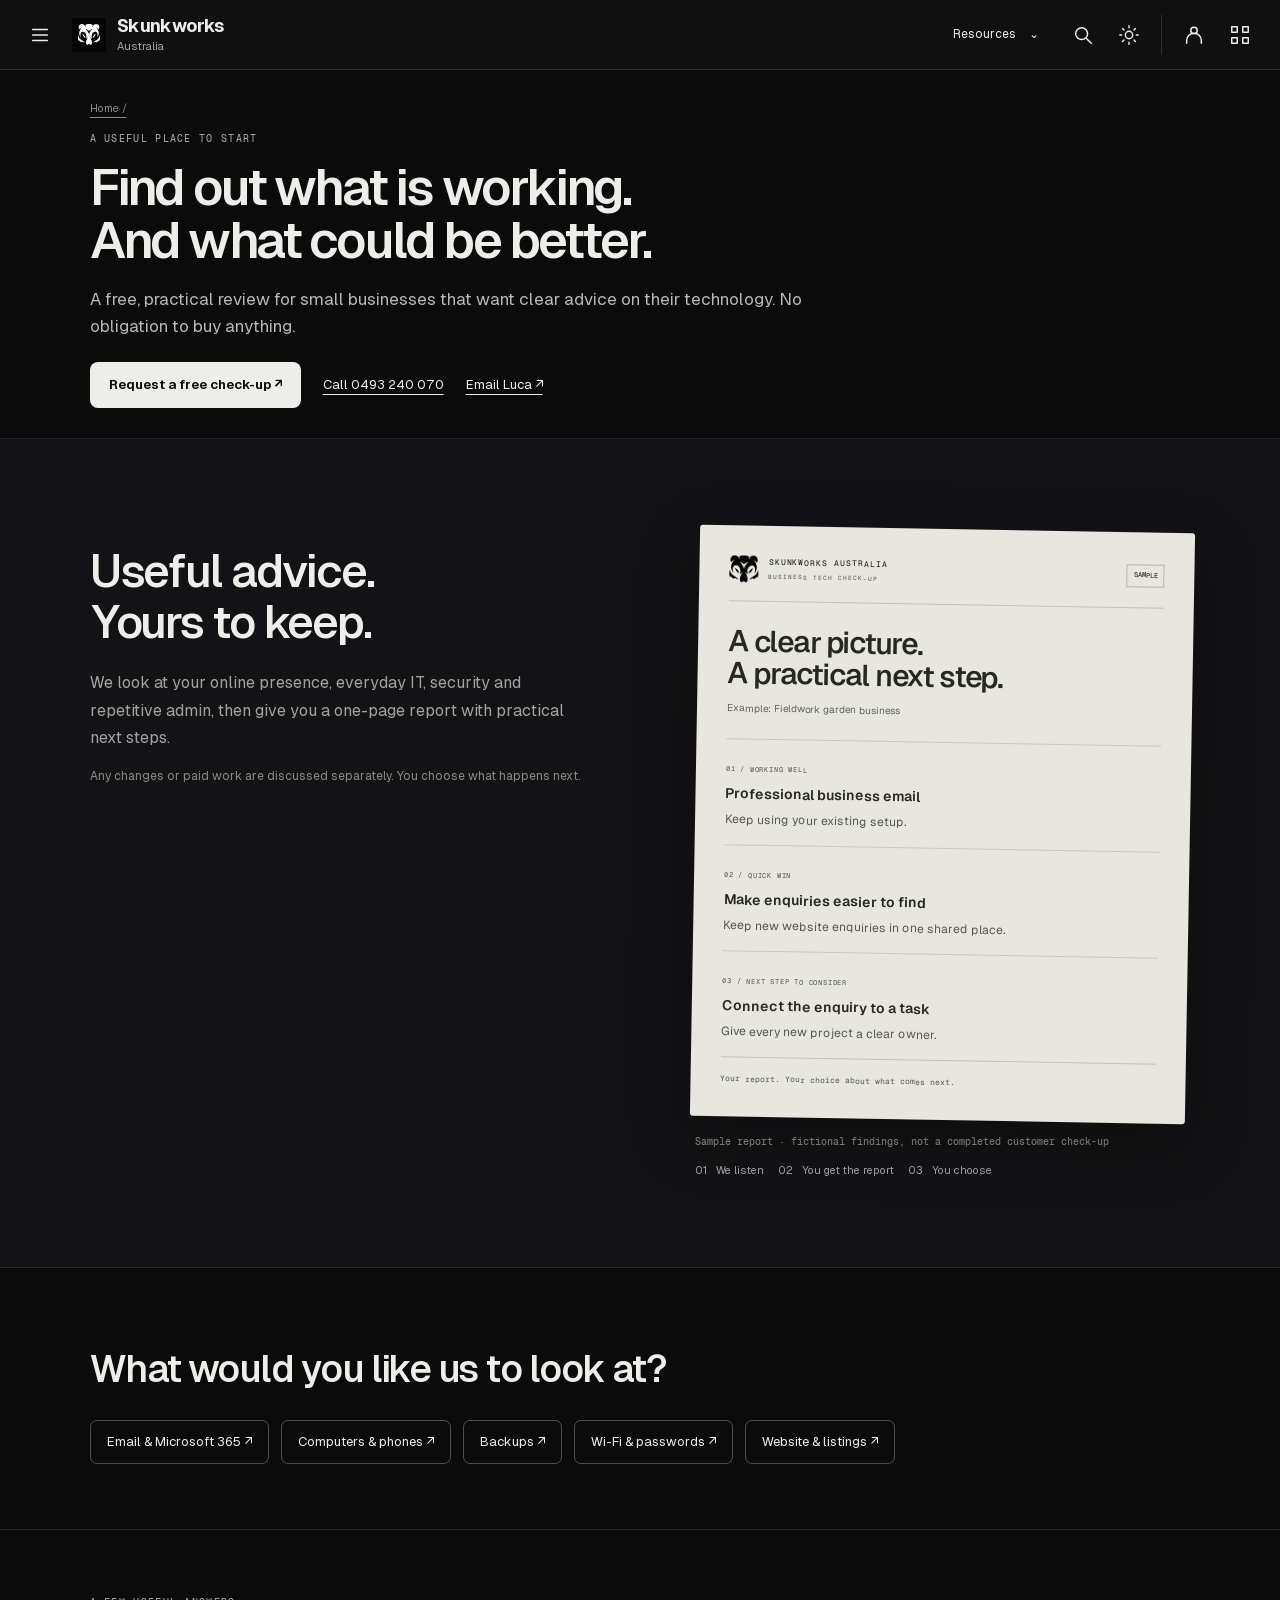
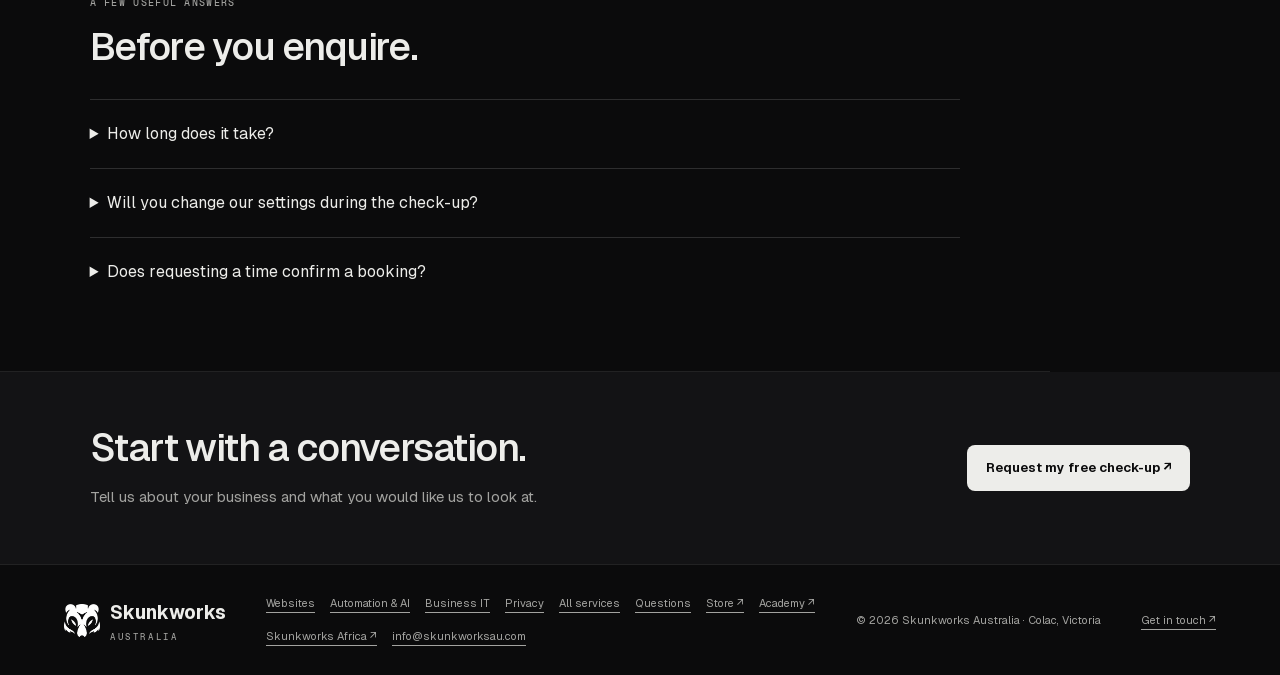
<file: checkup.html>
<!doctype html><html lang="en-AU"><head><meta charset="utf-8"><meta http-equiv="Content-Security-Policy" content="default-src 'self'; script-src 'self'; style-src 'self'; img-src 'self' data:; font-src 'self'; connect-src 'self' https://formsubmit.co; form-action 'self' https://formsubmit.co; base-uri 'self'; object-src 'none'; frame-src 'none'; manifest-src 'self'; worker-src 'none'; upgrade-insecure-requests"><meta name="referrer" content="strict-origin-when-cross-origin"><meta name="viewport" content="width=device-width,initial-scale=1"><title>Free Business Tech Check-up | Skunkworks Australia</title><link rel="icon" href="assets/favicon.png"><meta name="description" content="Find out what your free business tech check-up covers, see a sample report and request a visit in Colac and the wider Colac Otway region."><meta name="theme-color" content="#0b0b0c"><link rel="canonical" href="https://www.skunkworksau.com/checkup.html"><link rel="apple-touch-icon" href="assets/apple-touch-icon.png"><meta property="og:title" content="Free Business Tech Check-up | Skunkworks Australia"><meta property="og:description" content="Find out what your free business tech check-up covers, see a sample report and request a visit in Colac and the wider Colac Otway region."><meta property="og:type" content="website"><meta property="og:url" content="https://www.skunkworksau.com/checkup.html"><meta property="og:image" content="https://www.skunkworksau.com/assets/og.jpg"><meta name="twitter:card" content="summary_large_image"><link rel="preload" href="assets/fonts/Geist-Variable.woff2" as="font" type="font/woff2" crossorigin><link rel="stylesheet" href="tokens.css"><link rel="stylesheet" href="clarity.css"><link rel="stylesheet" href="pages.css"><link rel="stylesheet" href="production.css"><link rel="stylesheet" href="header.css"><script src="theme.js"></script></head><body><a class="skip" href="#main">Skip to content</a><header class="site-header brand-header"><button data-menu-button class="menu-toggle header-icon" aria-expanded="false" aria-controls="site-navigation" aria-label="Open navigation"><svg viewBox="0 0 24 24" width="22" height="22" fill="none" stroke="currentColor" stroke-width="1.6" stroke-linecap="round" stroke-linejoin="round" aria-hidden="true"><path d="M4 6h16M4 12h16M4 18h16"/></svg></button><a class="brand" href="index.html" aria-label="Skunkworks Australia home"><span class="brand-mark"><img src="assets/skunk-mark.png" alt=""></span><span><strong>Skunkworks</strong><small>Australia</small></span></a><div class="header-space"></div><details class="services-menu header-resources"><summary>Resources <span aria-hidden="true">⌄</span></summary><div class="header-panel"><a href="services.html">All services</a><a href="checkup.html" aria-current="page">Free tech check-up</a><a href="services.html#faq">Questions & answers</a><a href="about.html">About Skunkworks</a><a href="contact.html">Get in touch</a><a href="privacy.html">Privacy</a></div></details><div class="header-tools"><button class="header-icon" type="button" data-open-search aria-label="Search the website"><svg viewBox="0 0 24 24" width="22" height="22" fill="none" stroke="currentColor" stroke-width="1.6" stroke-linecap="round" stroke-linejoin="round" aria-hidden="true"><circle cx="10.5" cy="10.5" r="6.5"/><path d="m16 16 5 5"/></svg></button><button class="header-icon" type="button" data-theme-toggle aria-label="Switch to light theme" aria-pressed="false"><svg viewBox="0 0 24 24" width="22" height="22" fill="none" stroke="currentColor" stroke-width="1.6" stroke-linecap="round" stroke-linejoin="round" aria-hidden="true"><circle cx="12" cy="12" r="4"/><path d="M12 2v2m0 16v2M2 12h2m16 0h2M5 5l1.5 1.5m11 11L19 19M5 19l1.5-1.5m11-11L19 5"/></svg></button><span class="header-divider" aria-hidden="true"></span><details class="header-contact"><summary class="header-icon" aria-label="Contact Skunkworks"><svg viewBox="0 0 24 24" width="22" height="22" fill="none" stroke="currentColor" stroke-width="1.6" stroke-linecap="round" stroke-linejoin="round" aria-hidden="true"><circle cx="12" cy="7" r="3.5"/><path d="M4 21v-3a8 8 0 0 1 16 0v3"/></svg></summary><div class="header-panel"><h2>Get in touch</h2><a href="contact.html">Send an enquiry</a><a href="tel:+61493240070">Call 0493 240 070</a><a href="mailto:info@skunkworksau.com">Email Luca</a></div></details><details class="header-ecosystem"><summary class="header-icon" aria-label="Skunkworks ecosystem"><svg viewBox="0 0 24 24" width="22" height="22" fill="none" stroke="currentColor" stroke-width="1.6" stroke-linecap="round" stroke-linejoin="round" aria-hidden="true"><path d="M3 3h6v6H3zM15 3h6v6h-6zM3 15h6v6H3zM15 15h6v6h-6z"/></svg></summary><div class="header-panel"><h2>Explore Skunkworks</h2><a href="https://www.skunkworksau.com/">Skunkworks Australia</a><a href="https://store.skunkworksau.com/">Store ↗</a><a href="https://www.skunkworksacademy.com/">Academy ↗</a><a href="https://skunkworks.africa/">Skunkworks Africa ↗</a></div></details></div><nav data-mobile-menu id="site-navigation" aria-label="Main navigation"><h2>Explore</h2><a href="index.html">Home</a><a href="websites.html">Websites</a><a href="automation.html">Automation & AI</a><a href="business-it.html">Business IT</a><a href="checkup.html">Free tech check-up</a><a href="about.html">About</a><a href="contact.html">Get in touch</a><a href="services.html#faq">Questions</a><div class="drawer-group"><a href="https://store.skunkworksau.com/">Store ↗</a><a href="https://www.skunkworksacademy.com/">Academy ↗</a><a href="https://skunkworks.africa/">Skunkworks Africa ↗</a></div></nav></header><main id="main" tabindex="-1"><section class="page-intro"><a class="breadcrumb" href="index.html">Home /</a><div class="eyebrow">A USEFUL PLACE TO START</div><h1>Find out what is working.<br>And what could be better.</h1><p class="lead">A free, practical review for small businesses that want clear advice on their technology. No obligation to buy anything.</p><div class="intro-actions"><a class="button" href="book.html">Request a free check-up ↗</a><a class="intro-direct" href="tel:+61493240070">Call 0493 240 070</a><a class="intro-direct" href="mailto:info@skunkworksau.com">Email Luca ↗</a></div></section><section class="service checkup" id="checkup"><div><h2>Useful advice.<br>Yours to keep.</h2><p>We look at your online presence, everyday IT, security and repetitive admin, then give you a one-page report with practical next steps.</p><p class="note">Any changes or paid work are discussed separately. You choose what happens next.</p></div><div class="report-showcase"><div class="report-paper"><div class="report-top"><img src="assets/skunk-mark.png" alt=""><span>SKUNKWORKS AUSTRALIA<br><small>BUSINESS TECH CHECK-UP</small></span><b>SAMPLE</b></div><h3>A clear picture.<br>A practical next step.</h3><p class="report-for">Example: Fieldwork garden business</p><div class="report-finding"><span>01 / WORKING WELL</span><strong>Professional business email</strong><p>Keep using your existing setup.</p></div><div class="report-finding"><span>02 / QUICK WIN</span><strong>Make enquiries easier to find</strong><p>Keep new website enquiries in one shared place.</p></div><div class="report-finding"><span>03 / NEXT STEP TO CONSIDER</span><strong>Connect the enquiry to a task</strong><p>Give every new project a clear owner.</p></div><div class="report-bottom">Your report. Your choice about what comes next.</div></div><p class="visual-caption">Sample report · fictional findings, not a completed customer check-up</p><div class="checkup-summary"><span>01 &nbsp; We listen</span><span>02 &nbsp; You get the report</span><span>03 &nbsp; You choose</span></div></div></section>
<section class="page-section checkup-areas"><h2>What would you like us to look at?</h2><div class="topic-links"><a href="book.html?topic=Email%20%26%20Microsoft%20365">Email & Microsoft 365 ↗</a><a href="book.html?topic=Computers%20%26%20phones">Computers & phones ↗</a><a href="book.html?topic=Backups">Backups ↗</a><a href="book.html?topic=Wi-Fi%20%26%20passwords">Wi-Fi & passwords ↗</a><a href="book.html?topic=Website%20%26%20listings">Website & listings ↗</a></div></section><section class="page-section faq"><div class="eyebrow">A FEW USEFUL ANSWERS</div><h2>Before you enquire.</h2><details><summary>How long does it take?</summary><p>We agree the visit length and a suitable time with you when arranging your check-up.</p></details><details><summary>Will you change our settings during the check-up?</summary><p>The review is about understanding your setup. Any changes, access or agreed quick-win work are discussed with you first. Never send us passwords in an enquiry.</p></details><details><summary>Does requesting a time confirm a booking?</summary><p>No. We will contact you to agree the arrangements. You do not have a confirmed appointment until we agree it with you.</p></details></section><section class="end-cta"><div><h2>Start with a conversation.</h2><p>Tell us about your business and what you would like us to look at.</p></div><a class="button" href="book.html">Request my free check-up ↗</a></section></main><footer class="site-footer"><a class="brand" href="index.html"><img src="assets/skunk-mark.png" alt=""><span>Skunkworks<small>AUSTRALIA</small></span></a><div><a href="websites.html">Websites</a><a href="automation.html">Automation & AI</a><a href="business-it.html">Business IT</a><a href="privacy.html">Privacy</a><a href="services.html">All services</a><a href="services.html#faq">Questions</a><a href="https://store.skunkworksau.com/">Store ↗</a><a href="https://www.skunkworksacademy.com/">Academy ↗</a><a href="https://skunkworks.africa/">Skunkworks Africa ↗</a><a href="mailto:info@skunkworksau.com">info@skunkworksau.com</a></div><span>© 2026 Skunkworks Australia · Colac, Victoria</span><a href="contact.html">Get in touch ↗</a></footer><script src="simple.js"></script><script src="site-navigation.js"></script><dialog id="site-search" class="site-search" aria-labelledby="search-title"><div class="search-heading"><h2 id="search-title">Find what you need.</h2><button type="button" class="header-icon" data-close-search aria-label="Close search">×</button></div><label for="site-search-input">Search pages and services</label><input id="site-search-input" type="search" autocomplete="off" placeholder="Try websites, email or admin"><ul id="site-search-results"><li data-search="home "><a href="index.html">Home<span aria-hidden="true">↗</span></a></li><li data-search="websites website online booking shop ecommerce"><a href="websites.html">Websites<span aria-hidden="true">↗</span></a></li><li data-search="automation and ai automation ai admin follow ups enquiries reminders"><a href="automation.html">Automation & AI<span aria-hidden="true">↗</span></a></li><li data-search="business it computers email files microsoft security backups wifi"><a href="business-it.html">Business IT<span aria-hidden="true">↗</span></a></li><li data-search="free tech check-up free checkup check-up review advice report"><a href="checkup.html">Free tech check-up<span aria-hidden="true">↗</span></a></li><li data-search="about "><a href="about.html">About<span aria-hidden="true">↗</span></a></li><li data-search="get in touch call phone email contact help enquire enquiry"><a href="contact.html">Get in touch<span aria-hidden="true">↗</span></a></li><li data-search="questions "><a href="services.html#faq">Questions<span aria-hidden="true">↗</span></a></li><li data-search="all services "><a href="services.html">All services<span aria-hidden="true">↗</span></a></li></ul><p id="search-empty" hidden>No matching page. <a href="contact.html">Tell us what you need help with.</a></p></dialog><script src="header.js"></script></body></html>
</file>
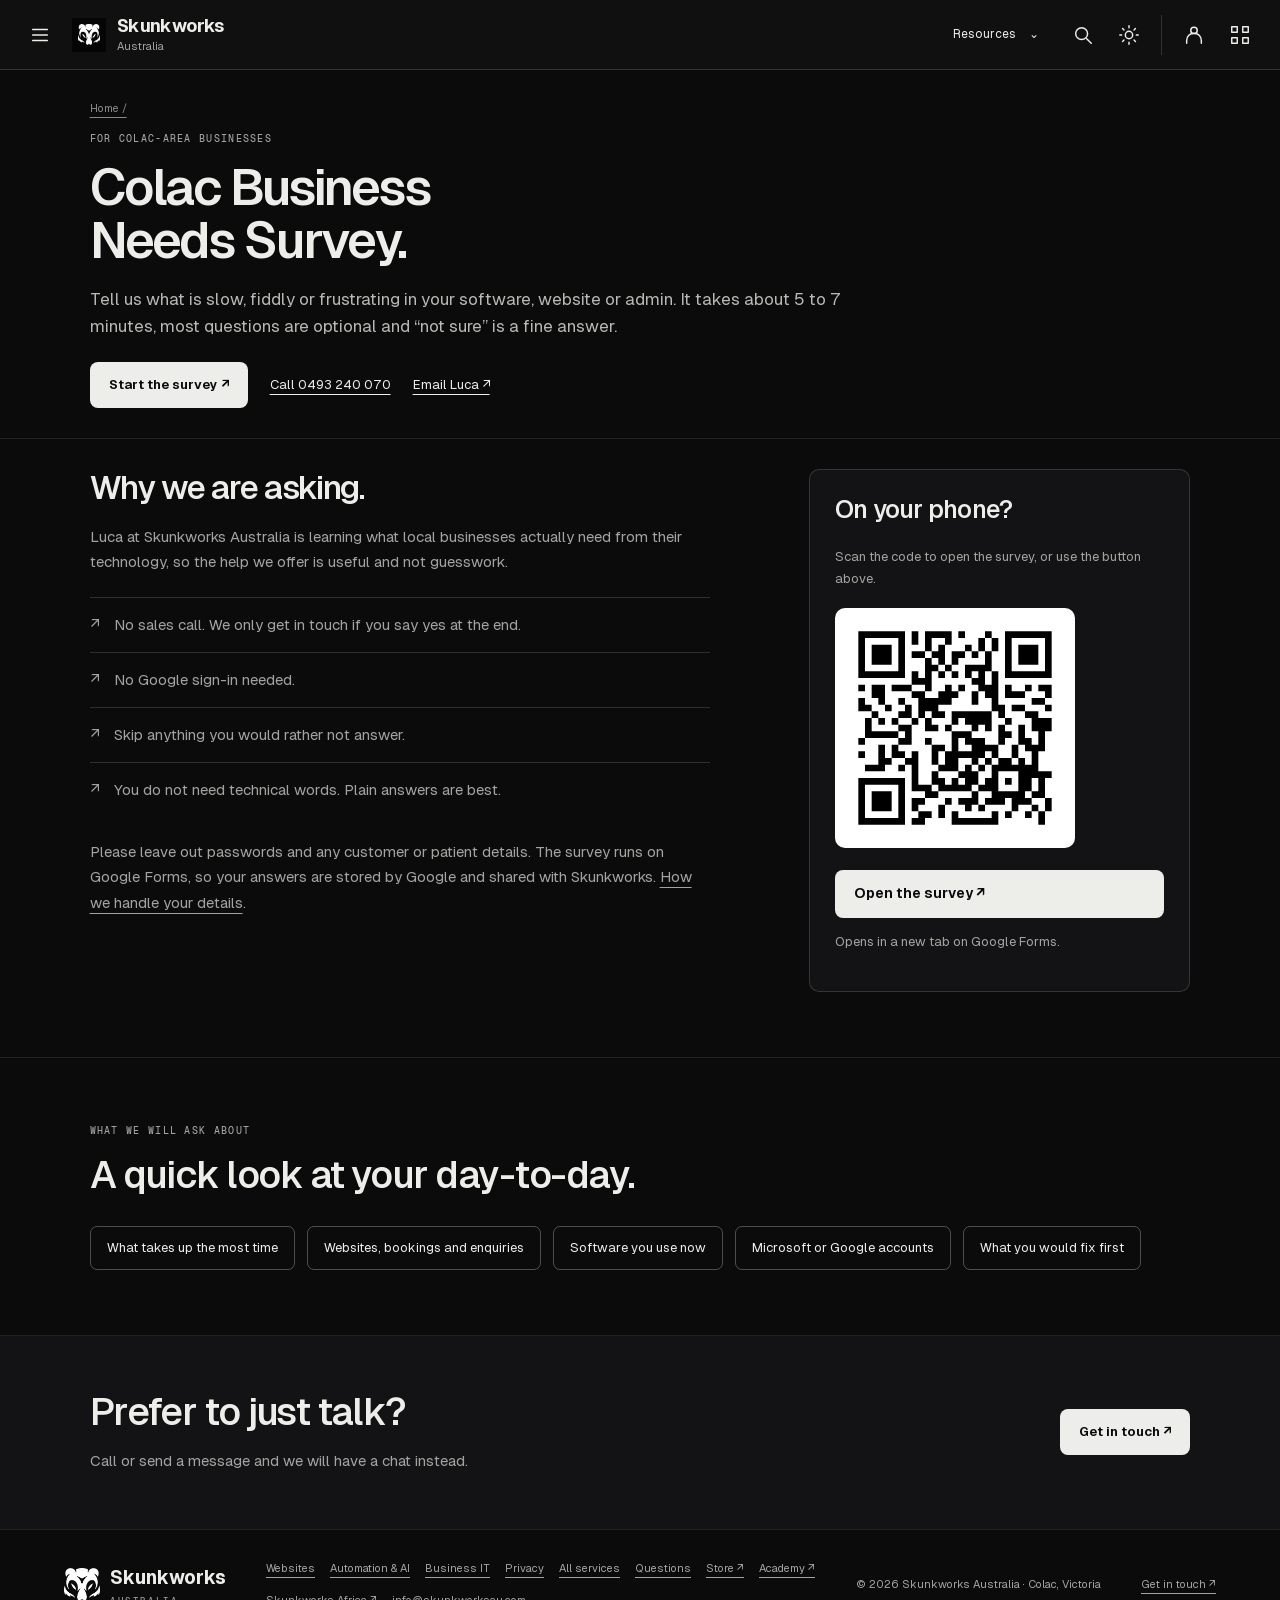
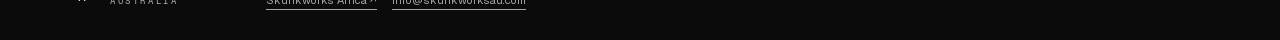
<file: colac-business-survey.html>
<!doctype html><html lang="en-AU"><head><meta charset="utf-8"><meta http-equiv="Content-Security-Policy" content="default-src 'self'; script-src 'self'; style-src 'self'; img-src 'self' data:; font-src 'self'; connect-src 'self' https://formsubmit.co; form-action 'self' https://formsubmit.co; base-uri 'self'; object-src 'none'; frame-src 'none'; manifest-src 'self'; worker-src 'none'; upgrade-insecure-requests"><meta name="referrer" content="strict-origin-when-cross-origin"><meta name="viewport" content="width=device-width,initial-scale=1"><title>Colac Business Needs Survey | Skunkworks Australia</title><link rel="icon" href="assets/favicon.png"><meta name="description" content="A short survey for Colac-area businesses about software, websites and admin. About 5 to 7 minutes, mostly optional, no sign-in needed."><meta name="theme-color" content="#0b0b0c"><link rel="canonical" href="https://www.skunkworksau.com/colac-business-survey.html"><link rel="apple-touch-icon" href="assets/apple-touch-icon.png"><meta property="og:title" content="Colac Business Needs Survey | Skunkworks Australia"><meta property="og:description" content="A short survey for Colac-area businesses about software, websites and admin. About 5 to 7 minutes, mostly optional, no sign-in needed."><meta property="og:type" content="website"><meta property="og:url" content="https://www.skunkworksau.com/colac-business-survey.html"><meta property="og:image" content="https://www.skunkworksau.com/assets/og.jpg"><meta name="twitter:card" content="summary_large_image"><link rel="preload" href="assets/fonts/Geist-Variable.woff2" as="font" type="font/woff2" crossorigin><link rel="stylesheet" href="tokens.css"><link rel="stylesheet" href="clarity.css"><link rel="stylesheet" href="pages.css"><link rel="stylesheet" href="production.css"><link rel="stylesheet" href="header.css"><script src="theme.js"></script></head><body><a class="skip" href="#main">Skip to content</a><header class="site-header brand-header"><button data-menu-button class="menu-toggle header-icon" aria-expanded="false" aria-controls="site-navigation" aria-label="Open navigation"><svg viewBox="0 0 24 24" width="22" height="22" fill="none" stroke="currentColor" stroke-width="1.6" stroke-linecap="round" stroke-linejoin="round" aria-hidden="true"><path d="M4 6h16M4 12h16M4 18h16"/></svg></button><a class="brand" href="index.html" aria-label="Skunkworks Australia home"><span class="brand-mark"><img src="assets/skunk-mark.png" alt=""></span><span><strong>Skunkworks</strong><small>Australia</small></span></a><div class="header-space"></div><details class="services-menu header-resources"><summary>Resources <span aria-hidden="true">⌄</span></summary><div class="header-panel"><a href="services.html">All services</a><a href="checkup.html">Free tech check-up</a><a href="colac-business-survey.html">Colac business survey</a><a href="services.html#faq">Questions & answers</a><a href="about.html">About Skunkworks</a><a href="contact.html">Get in touch</a><a href="privacy.html">Privacy</a></div></details><div class="header-tools"><button class="header-icon" type="button" data-open-search aria-label="Search the website"><svg viewBox="0 0 24 24" width="22" height="22" fill="none" stroke="currentColor" stroke-width="1.6" stroke-linecap="round" stroke-linejoin="round" aria-hidden="true"><circle cx="10.5" cy="10.5" r="6.5"/><path d="m16 16 5 5"/></svg></button><button class="header-icon" type="button" data-theme-toggle aria-label="Switch to light theme" aria-pressed="false"><svg viewBox="0 0 24 24" width="22" height="22" fill="none" stroke="currentColor" stroke-width="1.6" stroke-linecap="round" stroke-linejoin="round" aria-hidden="true"><circle cx="12" cy="12" r="4"/><path d="M12 2v2m0 16v2M2 12h2m16 0h2M5 5l1.5 1.5m11 11L19 19M5 19l1.5-1.5m11-11L19 5"/></svg></button><span class="header-divider" aria-hidden="true"></span><details class="header-contact"><summary class="header-icon" aria-label="Contact Skunkworks"><svg viewBox="0 0 24 24" width="22" height="22" fill="none" stroke="currentColor" stroke-width="1.6" stroke-linecap="round" stroke-linejoin="round" aria-hidden="true"><circle cx="12" cy="7" r="3.5"/><path d="M4 21v-3a8 8 0 0 1 16 0v3"/></svg></summary><div class="header-panel"><h2>Get in touch</h2><a href="contact.html">Send an enquiry</a><a href="tel:+61493240070">Call 0493 240 070</a><a href="mailto:info@skunkworksau.com">Email Luca</a></div></details><details class="header-ecosystem"><summary class="header-icon" aria-label="Skunkworks ecosystem"><svg viewBox="0 0 24 24" width="22" height="22" fill="none" stroke="currentColor" stroke-width="1.6" stroke-linecap="round" stroke-linejoin="round" aria-hidden="true"><path d="M3 3h6v6H3zM15 3h6v6h-6zM3 15h6v6H3zM15 15h6v6h-6z"/></svg></summary><div class="header-panel"><h2>Explore Skunkworks</h2><a href="https://www.skunkworksau.com/">Skunkworks Australia</a><a href="https://store.skunkworksau.com/">Store ↗</a><a href="https://www.skunkworksacademy.com/">Academy ↗</a><a href="https://skunkworks.africa/">Skunkworks Africa ↗</a></div></details></div><nav data-mobile-menu id="site-navigation" aria-label="Main navigation"><h2>Explore</h2><a href="index.html">Home</a><a href="websites.html">Websites</a><a href="automation.html">Automation & AI</a><a href="business-it.html">Business IT</a><a href="checkup.html">Free tech check-up</a><a href="about.html">About</a><a href="contact.html">Get in touch</a><a href="services.html#faq">Questions</a><div class="drawer-group"><a href="https://store.skunkworksau.com/">Store ↗</a><a href="https://www.skunkworksacademy.com/">Academy ↗</a><a href="https://skunkworks.africa/">Skunkworks Africa ↗</a></div></nav></header><main id="main" tabindex="-1"><section class="page-intro"><a class="breadcrumb" href="index.html">Home /</a><div class="eyebrow">FOR COLAC-AREA BUSINESSES</div><h1>Colac Business<br>Needs Survey.</h1><p class="lead">Tell us what is slow, fiddly or frustrating in your software, website or admin. It takes about 5 to 7 minutes, most questions are optional and “not sure” is a fine answer.</p><div class="intro-actions"><a class="button" href="https://forms.gle/Pnpn7oX3ZYeZkAUT8" target="_blank" rel="noopener noreferrer">Start the survey ↗</a><a class="intro-direct" href="tel:+61493240070">Call 0493 240 070</a><a class="intro-direct" href="mailto:info@skunkworksau.com">Email Luca ↗</a></div></section><section class="page-section contact-layout survey-layout"><div class="survey-copy"><h2>Why we are asking.</h2><p>Luca at Skunkworks Australia is learning what local businesses actually need from their technology, so the help we offer is useful and not guesswork.</p><ul class="short-benefits"><li>No sales call. We only get in touch if you say yes at the end.</li><li>No Google sign-in needed.</li><li>Skip anything you would rather not answer.</li><li>You do not need technical words. Plain answers are best.</li></ul><p class="note">Please leave out passwords and any customer or patient details. The survey runs on Google Forms, so your answers are stored by Google and shared with Skunkworks. <a href="privacy.html">How we handle your details</a>.</p></div><aside class="contact-aside survey-aside"><h2>On your phone?</h2><p>Scan the code to open the survey, or use the button above.</p><div class="survey-qr"><img src="assets/business-form-qr.svg" width="220" height="220" alt="QR code that opens the Colac Business Needs Survey"></div><a class="button" href="https://forms.gle/Pnpn7oX3ZYeZkAUT8" target="_blank" rel="noopener noreferrer">Open the survey ↗</a><p class="note">Opens in a new tab on Google Forms.</p></aside></section><section class="page-section"><div class="eyebrow">WHAT WE WILL ASK ABOUT</div><h2>A quick look at your day-to-day.</h2><div class="topic-links"><span class="topic-chip">What takes up the most time</span><span class="topic-chip">Websites, bookings and enquiries</span><span class="topic-chip">Software you use now</span><span class="topic-chip">Microsoft or Google accounts</span><span class="topic-chip">What you would fix first</span></div></section><section class="end-cta"><div><h2>Prefer to just talk?</h2><p>Call or send a message and we will have a chat instead.</p></div><a class="button" href="contact.html">Get in touch ↗</a></section></main><footer class="site-footer"><a class="brand" href="index.html"><img src="assets/skunk-mark.png" alt=""><span>Skunkworks<small>AUSTRALIA</small></span></a><div><a href="websites.html">Websites</a><a href="automation.html">Automation & AI</a><a href="business-it.html">Business IT</a><a href="privacy.html">Privacy</a><a href="services.html">All services</a><a href="services.html#faq">Questions</a><a href="https://store.skunkworksau.com/">Store ↗</a><a href="https://www.skunkworksacademy.com/">Academy ↗</a><a href="https://skunkworks.africa/">Skunkworks Africa ↗</a><a href="mailto:info@skunkworksau.com">info@skunkworksau.com</a></div><span>© 2026 Skunkworks Australia · Colac, Victoria</span><a href="contact.html">Get in touch ↗</a></footer><script src="simple.js"></script><script src="site-navigation.js"></script><dialog id="site-search" class="site-search" aria-labelledby="search-title"><div class="search-heading"><h2 id="search-title">Find what you need.</h2><button type="button" class="header-icon" data-close-search aria-label="Close search">×</button></div><label for="site-search-input">Search pages and services</label><input id="site-search-input" type="search" autocomplete="off" placeholder="Try websites, email or admin"><ul id="site-search-results"><li data-search="home "><a href="index.html">Home<span aria-hidden="true">↗</span></a></li><li data-search="websites website online booking shop ecommerce"><a href="websites.html">Websites<span aria-hidden="true">↗</span></a></li><li data-search="automation and ai automation ai admin follow ups enquiries reminders"><a href="automation.html">Automation & AI<span aria-hidden="true">↗</span></a></li><li data-search="business it computers email files microsoft security backups wifi"><a href="business-it.html">Business IT<span aria-hidden="true">↗</span></a></li><li data-search="free tech check-up free checkup check-up review advice report"><a href="checkup.html">Free tech check-up<span aria-hidden="true">↗</span></a></li><li data-search="about "><a href="about.html">About<span aria-hidden="true">↗</span></a></li><li data-search="get in touch call phone email contact help enquire enquiry"><a href="contact.html">Get in touch<span aria-hidden="true">↗</span></a></li><li data-search="questions "><a href="services.html#faq">Questions<span aria-hidden="true">↗</span></a></li><li data-search="all services "><a href="services.html">All services<span aria-hidden="true">↗</span></a></li></ul><p id="search-empty" hidden>No matching page. <a href="contact.html">Tell us what you need help with.</a></p></dialog><script src="header.js"></script></body></html>
</file>
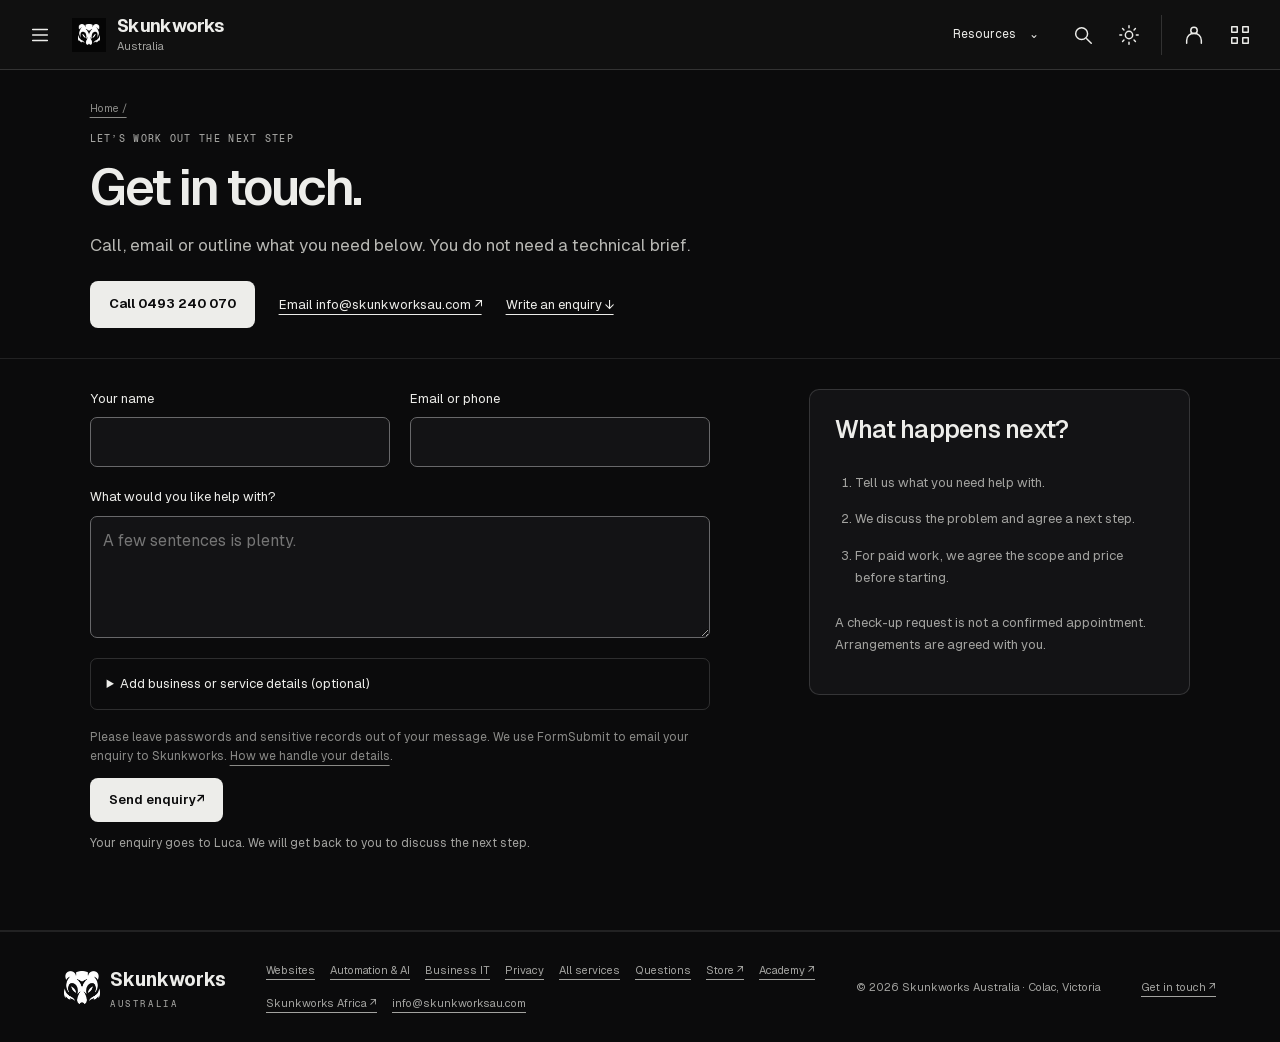
<file: contact.html>
<!doctype html><html lang="en-AU"><head><meta charset="utf-8"><meta http-equiv="Content-Security-Policy" content="default-src 'self'; script-src 'self'; style-src 'self'; img-src 'self' data:; font-src 'self'; connect-src 'self' https://formsubmit.co; form-action 'self' https://formsubmit.co; base-uri 'self'; object-src 'none'; frame-src 'none'; manifest-src 'self'; worker-src 'none'; upgrade-insecure-requests"><meta name="referrer" content="strict-origin-when-cross-origin"><meta name="viewport" content="width=device-width,initial-scale=1"><title>Contact & enquiries | Skunkworks Australia</title><link rel="icon" href="assets/favicon.png"><meta name="description" content="Call or email Skunkworks Australia, or prepare an enquiry about websites, automation, business IT or a free check-up."><meta name="theme-color" content="#0b0b0c"><link rel="canonical" href="https://www.skunkworksau.com/contact.html"><link rel="apple-touch-icon" href="assets/apple-touch-icon.png"><meta property="og:title" content="Contact &amp; enquiries | Skunkworks Australia"><meta property="og:description" content="Call or email Skunkworks Australia, or prepare an enquiry about websites, automation, business IT or a free check-up."><meta property="og:type" content="website"><meta property="og:url" content="https://www.skunkworksau.com/contact.html"><meta property="og:image" content="https://www.skunkworksau.com/assets/og.jpg"><meta name="twitter:card" content="summary_large_image"><link rel="preload" href="assets/fonts/Geist-Variable.woff2" as="font" type="font/woff2" crossorigin><link rel="stylesheet" href="tokens.css"><link rel="stylesheet" href="clarity.css"><link rel="stylesheet" href="pages.css"><link rel="stylesheet" href="production.css"><link rel="stylesheet" href="header.css"><script src="theme.js"></script></head><body><a class="skip" href="#main">Skip to content</a><header class="site-header brand-header"><button data-menu-button class="menu-toggle header-icon" aria-expanded="false" aria-controls="site-navigation" aria-label="Open navigation"><svg viewBox="0 0 24 24" width="22" height="22" fill="none" stroke="currentColor" stroke-width="1.6" stroke-linecap="round" stroke-linejoin="round" aria-hidden="true"><path d="M4 6h16M4 12h16M4 18h16"/></svg></button><a class="brand" href="index.html" aria-label="Skunkworks Australia home"><span class="brand-mark"><img src="assets/skunk-mark.png" alt=""></span><span><strong>Skunkworks</strong><small>Australia</small></span></a><div class="header-space"></div><details class="services-menu header-resources"><summary>Resources <span aria-hidden="true">⌄</span></summary><div class="header-panel"><a href="services.html">All services</a><a href="checkup.html">Free tech check-up</a><a href="colac-business-survey.html">Colac business survey</a><a href="services.html#faq">Questions & answers</a><a href="about.html">About Skunkworks</a><a href="contact.html" aria-current="page">Get in touch</a><a href="privacy.html">Privacy</a></div></details><div class="header-tools"><button class="header-icon" type="button" data-open-search aria-label="Search the website"><svg viewBox="0 0 24 24" width="22" height="22" fill="none" stroke="currentColor" stroke-width="1.6" stroke-linecap="round" stroke-linejoin="round" aria-hidden="true"><circle cx="10.5" cy="10.5" r="6.5"/><path d="m16 16 5 5"/></svg></button><button class="header-icon" type="button" data-theme-toggle aria-label="Switch to light theme" aria-pressed="false"><svg viewBox="0 0 24 24" width="22" height="22" fill="none" stroke="currentColor" stroke-width="1.6" stroke-linecap="round" stroke-linejoin="round" aria-hidden="true"><circle cx="12" cy="12" r="4"/><path d="M12 2v2m0 16v2M2 12h2m16 0h2M5 5l1.5 1.5m11 11L19 19M5 19l1.5-1.5m11-11L19 5"/></svg></button><span class="header-divider" aria-hidden="true"></span><details class="header-contact"><summary class="header-icon" aria-label="Contact Skunkworks"><svg viewBox="0 0 24 24" width="22" height="22" fill="none" stroke="currentColor" stroke-width="1.6" stroke-linecap="round" stroke-linejoin="round" aria-hidden="true"><circle cx="12" cy="7" r="3.5"/><path d="M4 21v-3a8 8 0 0 1 16 0v3"/></svg></summary><div class="header-panel"><h2>Get in touch</h2><a href="contact.html">Send an enquiry</a><a href="tel:+61493240070">Call 0493 240 070</a><a href="mailto:info@skunkworksau.com">Email Luca</a></div></details><details class="header-ecosystem"><summary class="header-icon" aria-label="Skunkworks ecosystem"><svg viewBox="0 0 24 24" width="22" height="22" fill="none" stroke="currentColor" stroke-width="1.6" stroke-linecap="round" stroke-linejoin="round" aria-hidden="true"><path d="M3 3h6v6H3zM15 3h6v6h-6zM3 15h6v6H3zM15 15h6v6h-6z"/></svg></summary><div class="header-panel"><h2>Explore Skunkworks</h2><a href="https://www.skunkworksau.com/">Skunkworks Australia</a><a href="https://store.skunkworksau.com/">Store ↗</a><a href="https://www.skunkworksacademy.com/">Academy ↗</a><a href="https://skunkworks.africa/">Skunkworks Africa ↗</a></div></details></div><nav data-mobile-menu id="site-navigation" aria-label="Main navigation"><h2>Explore</h2><a href="index.html">Home</a><a href="websites.html">Websites</a><a href="automation.html">Automation & AI</a><a href="business-it.html">Business IT</a><a href="checkup.html">Free tech check-up</a><a href="about.html">About</a><a href="contact.html">Get in touch</a><a href="services.html#faq">Questions</a><div class="drawer-group"><a href="https://store.skunkworksau.com/">Store ↗</a><a href="https://www.skunkworksacademy.com/">Academy ↗</a><a href="https://skunkworks.africa/">Skunkworks Africa ↗</a></div></nav></header><main id="main" tabindex="-1"><section class="page-intro"><a class="breadcrumb" href="index.html">Home /</a><div class="eyebrow">LET’S WORK OUT THE NEXT STEP</div><h1>Get in touch.</h1><p class="lead">Call, email or outline what you need below. You do not need a technical brief.</p><div class="intro-actions contact-first"><a class="button" href="tel:+61493240070">Call 0493 240 070</a><a href="mailto:info@skunkworksau.com">Email info@skunkworksau.com ↗</a><a href="#enquiry-form">Write an enquiry ↓</a></div></section><section class="page-section contact-layout"><form id="enquiry-form" action="https://formsubmit.co/info@skunkworksau.com" method="POST"><p class="enquiry-context" id="enquiry-context" hidden></p><div class="form-grid"><label>Your name<input name="name" autocomplete="name" required maxlength="100"></label><label>Email or phone<input name="contact" autocomplete="off" required maxlength="160"></label></div><label>What would you like help with?<textarea name="message" rows="4" required maxlength="3000" placeholder="A few sentences is plenty."></textarea></label><details class="enquiry-details"><summary>Add business or service details (optional)</summary><label>What do you need help with?<select name="topic" id="topic"><option>Not sure</option><option>Website</option><option>Automation</option><option>Business IT</option><option>Free check-up</option></select></label><label>Business name (optional)<input name="business" autocomplete="organization" maxlength="160"></label><div id="visit-preference" hidden><label for="visit-time">Preferred time for a visit</label><select name="time" id="visit-time"><option>Any time</option><option>Mornings</option><option>Afternoons</option><option>After hours</option></select></div></details><div class="form-trap" aria-hidden="true"><label>Leave this field empty<input name="_honey" tabindex="-1" autocomplete="off"></label></div><input type="hidden" name="_subject" value="Skunkworks website enquiry"><input type="hidden" name="_template" value="table"><input type="hidden" name="_next" value="https://www.skunkworksau.com/thanks.html"><p class="note">Please leave passwords and sensitive records out of your message. We use FormSubmit to email your enquiry to Skunkworks. <a href="privacy.html">How we handle your details</a>.</p><p class="form-error" id="form-error" role="alert"></p><button class="button" type="submit">Send enquiry <span aria-hidden="true">↗</span></button><p class="form-disclosure">Your enquiry goes to Luca. We will get back to you to discuss the next step.</p><div id="enquiry-result" class="enquiry-result" hidden role="status" tabindex="-1"></div></form><aside class="contact-aside"><h2>What happens next?</h2><ol><li>Tell us what you need help with.</li><li>We discuss the problem and agree a next step.</li><li>For paid work, we agree the scope and price before starting.</li></ol><p class="note">A check-up request is not a confirmed appointment. Arrangements are agreed with you.</p></aside></section></main><footer class="site-footer"><a class="brand" href="index.html"><img src="assets/skunk-mark.png" alt=""><span>Skunkworks<small>AUSTRALIA</small></span></a><div><a href="websites.html">Websites</a><a href="automation.html">Automation & AI</a><a href="business-it.html">Business IT</a><a href="privacy.html">Privacy</a><a href="services.html">All services</a><a href="services.html#faq">Questions</a><a href="https://store.skunkworksau.com/">Store ↗</a><a href="https://www.skunkworksacademy.com/">Academy ↗</a><a href="https://skunkworks.africa/">Skunkworks Africa ↗</a><a href="mailto:info@skunkworksau.com">info@skunkworksau.com</a></div><span>© 2026 Skunkworks Australia · Colac, Victoria</span><a href="contact.html" aria-current="page">Get in touch ↗</a></footer><script src="simple.js"></script><script src="site-navigation.js"></script><dialog id="site-search" class="site-search" aria-labelledby="search-title"><div class="search-heading"><h2 id="search-title">Find what you need.</h2><button type="button" class="header-icon" data-close-search aria-label="Close search">×</button></div><label for="site-search-input">Search pages and services</label><input id="site-search-input" type="search" autocomplete="off" placeholder="Try websites, email or admin"><ul id="site-search-results"><li data-search="home "><a href="index.html">Home<span aria-hidden="true">↗</span></a></li><li data-search="websites website online booking shop ecommerce"><a href="websites.html">Websites<span aria-hidden="true">↗</span></a></li><li data-search="automation and ai automation ai admin follow ups enquiries reminders"><a href="automation.html">Automation & AI<span aria-hidden="true">↗</span></a></li><li data-search="business it computers email files microsoft security backups wifi"><a href="business-it.html">Business IT<span aria-hidden="true">↗</span></a></li><li data-search="free tech check-up free checkup check-up review advice report"><a href="checkup.html">Free tech check-up<span aria-hidden="true">↗</span></a></li><li data-search="about "><a href="about.html">About<span aria-hidden="true">↗</span></a></li><li data-search="get in touch call phone email contact help enquire enquiry"><a href="contact.html">Get in touch<span aria-hidden="true">↗</span></a></li><li data-search="questions "><a href="services.html#faq">Questions<span aria-hidden="true">↗</span></a></li><li data-search="all services "><a href="services.html">All services<span aria-hidden="true">↗</span></a></li></ul><p id="search-empty" hidden>No matching page. <a href="contact.html">Tell us what you need help with.</a></p></dialog><script src="header.js"></script></body></html>
</file>
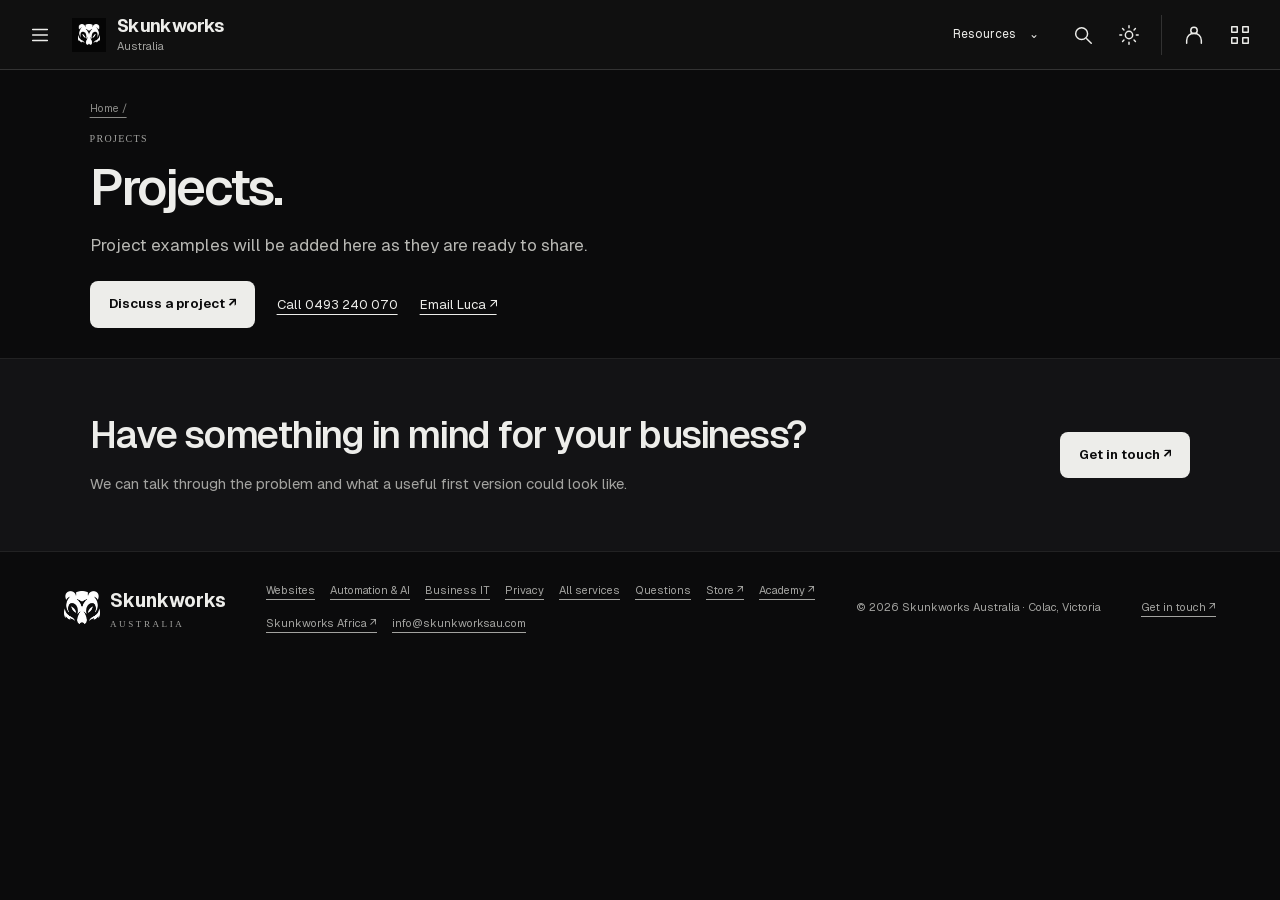
<file: our-work.html>
<!doctype html><html lang="en-AU"><head><meta charset="utf-8"><meta http-equiv="Content-Security-Policy" content="default-src 'self'; script-src 'self'; style-src 'self'; img-src 'self' data:; font-src 'self'; connect-src 'self' https://formsubmit.co; form-action 'self' https://formsubmit.co; base-uri 'self'; object-src 'none'; frame-src 'none'; manifest-src 'self'; worker-src 'none'; upgrade-insecure-requests"><meta name="referrer" content="strict-origin-when-cross-origin"><meta name="viewport" content="width=device-width,initial-scale=1"><meta name="robots" content="noindex"><meta http-equiv="refresh" content="0;url=projects.html"><link rel="canonical" href="https://www.skunkworksau.com/projects.html"><title>Projects | Skunkworks Australia</title></head><body><main><h1>Projects</h1><p><a href="projects.html">Continue to Projects ↗</a></p></main></body></html>
</file>
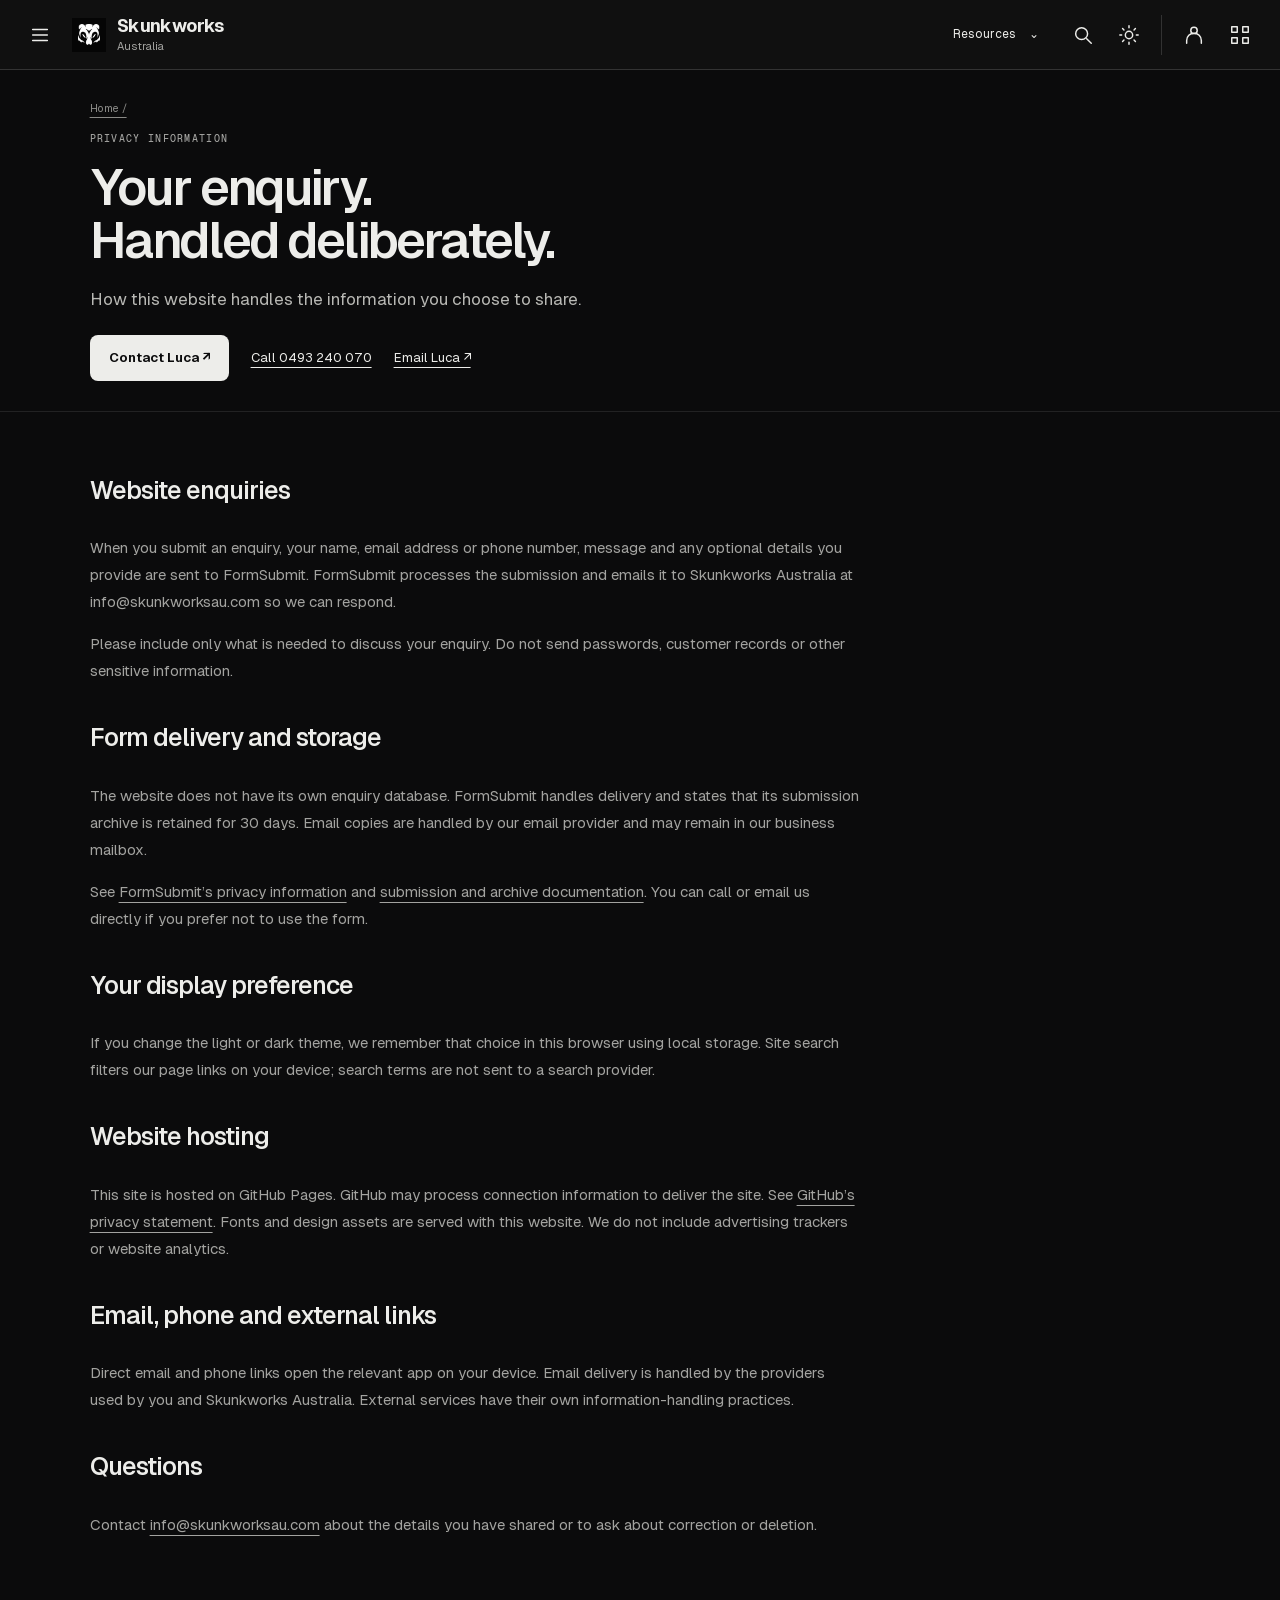
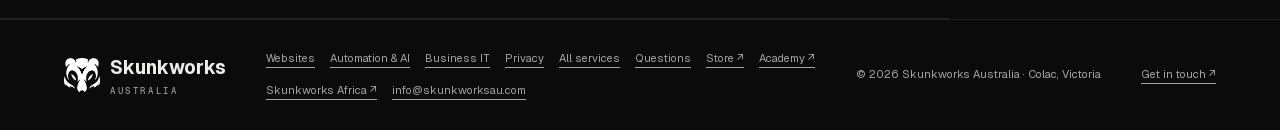
<file: privacy.html>
<!doctype html><html lang="en-AU"><head><meta charset="utf-8"><meta http-equiv="Content-Security-Policy" content="default-src 'self'; script-src 'self'; style-src 'self'; img-src 'self' data:; font-src 'self'; connect-src 'self' https://formsubmit.co; form-action 'self' https://formsubmit.co; base-uri 'self'; object-src 'none'; frame-src 'none'; manifest-src 'self'; worker-src 'none'; upgrade-insecure-requests"><meta name="referrer" content="strict-origin-when-cross-origin"><meta name="viewport" content="width=device-width,initial-scale=1"><title>Privacy | Skunkworks Australia</title><link rel="icon" href="assets/favicon.png"><meta name="description" content="How Skunkworks Australia handles website enquiries and the services used to deliver them."><meta name="theme-color" content="#0b0b0c"><link rel="canonical" href="https://www.skunkworksau.com/privacy.html"><link rel="apple-touch-icon" href="assets/apple-touch-icon.png"><meta property="og:title" content="Privacy | Skunkworks Australia"><meta property="og:description" content="How Skunkworks Australia handles enquiries, email draft preparation and information associated with this website."><meta property="og:type" content="website"><meta property="og:url" content="https://www.skunkworksau.com/privacy.html"><meta property="og:image" content="https://www.skunkworksau.com/assets/og.jpg"><meta name="twitter:card" content="summary_large_image"><link rel="preload" href="assets/fonts/Geist-Variable.woff2" as="font" type="font/woff2" crossorigin><link rel="stylesheet" href="tokens.css"><link rel="stylesheet" href="clarity.css"><link rel="stylesheet" href="pages.css"><link rel="stylesheet" href="production.css"><link rel="stylesheet" href="header.css"><script src="theme.js"></script></head><body><a class="skip" href="#main">Skip to content</a><header class="site-header brand-header"><button data-menu-button class="menu-toggle header-icon" aria-expanded="false" aria-controls="site-navigation" aria-label="Open navigation"><svg viewBox="0 0 24 24" width="22" height="22" fill="none" stroke="currentColor" stroke-width="1.6" stroke-linecap="round" stroke-linejoin="round" aria-hidden="true"><path d="M4 6h16M4 12h16M4 18h16"/></svg></button><a class="brand" href="index.html" aria-label="Skunkworks Australia home"><span class="brand-mark"><img src="assets/skunk-mark.png" alt=""></span><span><strong>Skunkworks</strong><small>Australia</small></span></a><div class="header-space"></div><details class="services-menu header-resources"><summary>Resources <span aria-hidden="true">⌄</span></summary><div class="header-panel"><a href="services.html">All services</a><a href="checkup.html">Free tech check-up</a><a href="colac-business-survey.html">Colac business survey</a><a href="services.html#faq">Questions & answers</a><a href="about.html">About Skunkworks</a><a href="contact.html">Get in touch</a><a href="privacy.html" aria-current="page">Privacy</a></div></details><div class="header-tools"><button class="header-icon" type="button" data-open-search aria-label="Search the website"><svg viewBox="0 0 24 24" width="22" height="22" fill="none" stroke="currentColor" stroke-width="1.6" stroke-linecap="round" stroke-linejoin="round" aria-hidden="true"><circle cx="10.5" cy="10.5" r="6.5"/><path d="m16 16 5 5"/></svg></button><button class="header-icon" type="button" data-theme-toggle aria-label="Switch to light theme" aria-pressed="false"><svg viewBox="0 0 24 24" width="22" height="22" fill="none" stroke="currentColor" stroke-width="1.6" stroke-linecap="round" stroke-linejoin="round" aria-hidden="true"><circle cx="12" cy="12" r="4"/><path d="M12 2v2m0 16v2M2 12h2m16 0h2M5 5l1.5 1.5m11 11L19 19M5 19l1.5-1.5m11-11L19 5"/></svg></button><span class="header-divider" aria-hidden="true"></span><details class="header-contact"><summary class="header-icon" aria-label="Contact Skunkworks"><svg viewBox="0 0 24 24" width="22" height="22" fill="none" stroke="currentColor" stroke-width="1.6" stroke-linecap="round" stroke-linejoin="round" aria-hidden="true"><circle cx="12" cy="7" r="3.5"/><path d="M4 21v-3a8 8 0 0 1 16 0v3"/></svg></summary><div class="header-panel"><h2>Get in touch</h2><a href="contact.html">Send an enquiry</a><a href="tel:+61493240070">Call 0493 240 070</a><a href="mailto:info@skunkworksau.com">Email Luca</a></div></details><details class="header-ecosystem"><summary class="header-icon" aria-label="Skunkworks ecosystem"><svg viewBox="0 0 24 24" width="22" height="22" fill="none" stroke="currentColor" stroke-width="1.6" stroke-linecap="round" stroke-linejoin="round" aria-hidden="true"><path d="M3 3h6v6H3zM15 3h6v6h-6zM3 15h6v6H3zM15 15h6v6h-6z"/></svg></summary><div class="header-panel"><h2>Explore Skunkworks</h2><a href="https://www.skunkworksau.com/">Skunkworks Australia</a><a href="https://store.skunkworksau.com/">Store ↗</a><a href="https://www.skunkworksacademy.com/">Academy ↗</a><a href="https://skunkworks.africa/">Skunkworks Africa ↗</a></div></details></div><nav data-mobile-menu id="site-navigation" aria-label="Main navigation"><h2>Explore</h2><a href="index.html">Home</a><a href="websites.html">Websites</a><a href="automation.html">Automation & AI</a><a href="business-it.html">Business IT</a><a href="checkup.html">Free tech check-up</a><a href="about.html">About</a><a href="contact.html">Get in touch</a><a href="services.html#faq">Questions</a><div class="drawer-group"><a href="https://store.skunkworksau.com/">Store ↗</a><a href="https://www.skunkworksacademy.com/">Academy ↗</a><a href="https://skunkworks.africa/">Skunkworks Africa ↗</a></div></nav></header><main id="main" tabindex="-1"><section class="page-intro"><a class="breadcrumb" href="index.html">Home /</a><div class="eyebrow">PRIVACY INFORMATION</div><h1>Your enquiry.<br>Handled deliberately.</h1><p class="lead">How this website handles the information you choose to share.</p><div class="intro-actions"><a class="button" href="contact.html?topic=Not%20sure">Contact Luca ↗</a><a class="intro-direct" href="tel:+61493240070">Call 0493 240 070</a><a class="intro-direct" href="mailto:info@skunkworksau.com">Email Luca ↗</a></div></section><section class="page-section privacy-copy"><h2>Website enquiries</h2><p>When you submit an enquiry, your name, email address or phone number, message and any optional details you provide are sent to FormSubmit. FormSubmit processes the submission and emails it to Skunkworks Australia at info@skunkworksau.com so we can respond.</p><p>Please include only what is needed to discuss your enquiry. Do not send passwords, customer records or other sensitive information.</p><h2>Form delivery and storage</h2><p>The website does not have its own enquiry database. FormSubmit handles delivery and states that its submission archive is retained for 30 days. Email copies are handled by our email provider and may remain in our business mailbox.</p><p>See <a href="https://formsubmit.co/privacy.pdf">FormSubmit’s privacy information</a> and <a href="https://formsubmit.co/documentation">submission and archive documentation</a>. You can call or email us directly if you prefer not to use the form.</p><h2>Your display preference</h2><p>If you change the light or dark theme, we remember that choice in this browser using local storage. Site search filters our page links on your device; search terms are not sent to a search provider.</p><h2>Website hosting</h2><p>This site is hosted on GitHub Pages. GitHub may process connection information to deliver the site. See <a href="https://docs.github.com/en/site-policy/privacy-policies/github-general-privacy-statement">GitHub’s privacy statement</a>. Fonts and design assets are served with this website. We do not include advertising trackers or website analytics.</p><h2>Email, phone and external links</h2><p>Direct email and phone links open the relevant app on your device. Email delivery is handled by the providers used by you and Skunkworks Australia. External services have their own information-handling practices.</p><h2>Questions</h2><p>Contact <a href="mailto:info@skunkworksau.com">info@skunkworksau.com</a> about the details you have shared or to ask about correction or deletion.</p></section></main><footer class="site-footer"><a class="brand" href="index.html"><img src="assets/skunk-mark.png" alt=""><span>Skunkworks<small>AUSTRALIA</small></span></a><div><a href="websites.html">Websites</a><a href="automation.html">Automation & AI</a><a href="business-it.html">Business IT</a><a href="privacy.html" aria-current="page">Privacy</a><a href="services.html">All services</a><a href="services.html#faq">Questions</a><a href="https://store.skunkworksau.com/">Store ↗</a><a href="https://www.skunkworksacademy.com/">Academy ↗</a><a href="https://skunkworks.africa/">Skunkworks Africa ↗</a><a href="mailto:info@skunkworksau.com">info@skunkworksau.com</a></div><span>© 2026 Skunkworks Australia · Colac, Victoria</span><a href="contact.html">Get in touch ↗</a></footer><script src="simple.js"></script><script src="site-navigation.js"></script><dialog id="site-search" class="site-search" aria-labelledby="search-title"><div class="search-heading"><h2 id="search-title">Find what you need.</h2><button type="button" class="header-icon" data-close-search aria-label="Close search">×</button></div><label for="site-search-input">Search pages and services</label><input id="site-search-input" type="search" autocomplete="off" placeholder="Try websites, email or admin"><ul id="site-search-results"><li data-search="home "><a href="index.html">Home<span aria-hidden="true">↗</span></a></li><li data-search="websites website online booking shop ecommerce"><a href="websites.html">Websites<span aria-hidden="true">↗</span></a></li><li data-search="automation and ai automation ai admin follow ups enquiries reminders"><a href="automation.html">Automation & AI<span aria-hidden="true">↗</span></a></li><li data-search="business it computers email files microsoft security backups wifi"><a href="business-it.html">Business IT<span aria-hidden="true">↗</span></a></li><li data-search="free tech check-up free checkup check-up review advice report"><a href="checkup.html">Free tech check-up<span aria-hidden="true">↗</span></a></li><li data-search="about "><a href="about.html">About<span aria-hidden="true">↗</span></a></li><li data-search="get in touch call phone email contact help enquire enquiry"><a href="contact.html">Get in touch<span aria-hidden="true">↗</span></a></li><li data-search="questions "><a href="services.html#faq">Questions<span aria-hidden="true">↗</span></a></li><li data-search="all services "><a href="services.html">All services<span aria-hidden="true">↗</span></a></li></ul><p id="search-empty" hidden>No matching page. <a href="contact.html">Tell us what you need help with.</a></p></dialog><script src="header.js"></script></body></html>
</file>
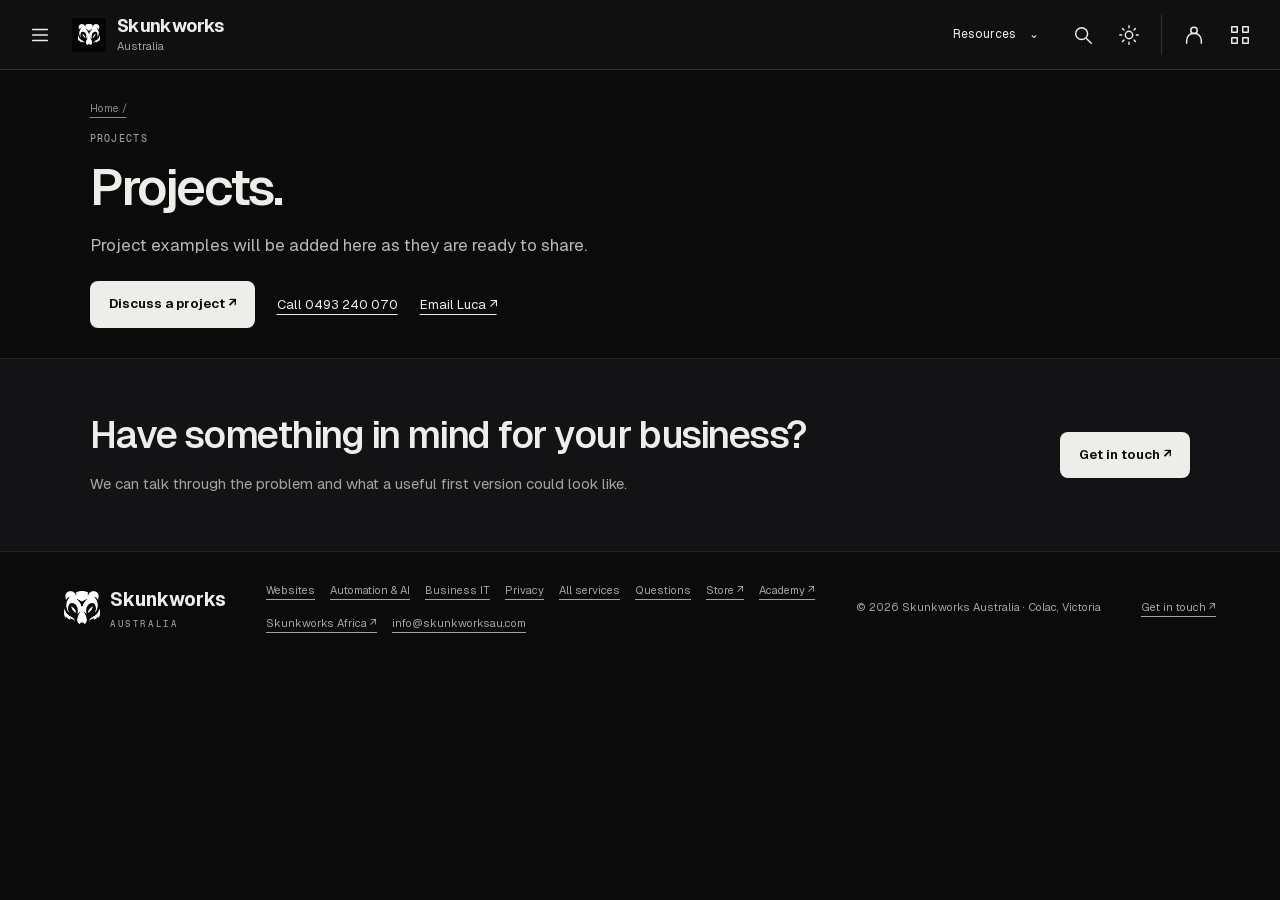
<file: projects.html>
<!doctype html><html lang="en-AU"><head><meta charset="utf-8"><meta http-equiv="Content-Security-Policy" content="default-src 'self'; script-src 'self'; style-src 'self'; img-src 'self' data:; font-src 'self'; connect-src 'self' https://formsubmit.co; form-action 'self' https://formsubmit.co; base-uri 'self'; object-src 'none'; frame-src 'none'; manifest-src 'self'; worker-src 'none'; upgrade-insecure-requests"><meta name="referrer" content="strict-origin-when-cross-origin"><meta name="viewport" content="width=device-width,initial-scale=1"><title>Projects | Skunkworks Australia</title><link rel="icon" href="assets/favicon.png"><meta name="description" content="Project examples from Skunkworks Australia will be added as they are ready to share."><meta name="robots" content="noindex"><meta name="theme-color" content="#0b0b0c"><link rel="canonical" href="https://www.skunkworksau.com/projects.html"><link rel="apple-touch-icon" href="assets/apple-touch-icon.png"><meta property="og:title" content="Projects | Skunkworks Australia"><meta property="og:description" content="Project examples from Skunkworks Australia will be added as they are ready to share."><meta property="og:type" content="website"><meta property="og:url" content="https://www.skunkworksau.com/projects.html"><meta property="og:image" content="https://www.skunkworksau.com/assets/og.jpg"><meta name="twitter:card" content="summary_large_image"><link rel="preload" href="assets/fonts/Geist-Variable.woff2" as="font" type="font/woff2" crossorigin><link rel="stylesheet" href="tokens.css"><link rel="stylesheet" href="clarity.css"><link rel="stylesheet" href="pages.css"><link rel="stylesheet" href="production.css"><link rel="stylesheet" href="header.css"><script src="theme.js"></script></head><body><a class="skip" href="#main">Skip to content</a><header class="site-header brand-header"><button data-menu-button class="menu-toggle header-icon" aria-expanded="false" aria-controls="site-navigation" aria-label="Open navigation"><svg viewBox="0 0 24 24" width="22" height="22" fill="none" stroke="currentColor" stroke-width="1.6" stroke-linecap="round" stroke-linejoin="round" aria-hidden="true"><path d="M4 6h16M4 12h16M4 18h16"/></svg></button><a class="brand" href="index.html" aria-label="Skunkworks Australia home"><span class="brand-mark"><img src="assets/skunk-mark.png" alt=""></span><span><strong>Skunkworks</strong><small>Australia</small></span></a><div class="header-space"></div><details class="services-menu header-resources"><summary>Resources <span aria-hidden="true">⌄</span></summary><div class="header-panel"><a href="services.html">All services</a><a href="checkup.html">Free tech check-up</a><a href="colac-business-survey.html">Colac business survey</a><a href="services.html#faq">Questions & answers</a><a href="about.html">About Skunkworks</a><a href="contact.html">Get in touch</a><a href="privacy.html">Privacy</a></div></details><div class="header-tools"><button class="header-icon" type="button" data-open-search aria-label="Search the website"><svg viewBox="0 0 24 24" width="22" height="22" fill="none" stroke="currentColor" stroke-width="1.6" stroke-linecap="round" stroke-linejoin="round" aria-hidden="true"><circle cx="10.5" cy="10.5" r="6.5"/><path d="m16 16 5 5"/></svg></button><button class="header-icon" type="button" data-theme-toggle aria-label="Switch to light theme" aria-pressed="false"><svg viewBox="0 0 24 24" width="22" height="22" fill="none" stroke="currentColor" stroke-width="1.6" stroke-linecap="round" stroke-linejoin="round" aria-hidden="true"><circle cx="12" cy="12" r="4"/><path d="M12 2v2m0 16v2M2 12h2m16 0h2M5 5l1.5 1.5m11 11L19 19M5 19l1.5-1.5m11-11L19 5"/></svg></button><span class="header-divider" aria-hidden="true"></span><details class="header-contact"><summary class="header-icon" aria-label="Contact Skunkworks"><svg viewBox="0 0 24 24" width="22" height="22" fill="none" stroke="currentColor" stroke-width="1.6" stroke-linecap="round" stroke-linejoin="round" aria-hidden="true"><circle cx="12" cy="7" r="3.5"/><path d="M4 21v-3a8 8 0 0 1 16 0v3"/></svg></summary><div class="header-panel"><h2>Get in touch</h2><a href="contact.html">Send an enquiry</a><a href="tel:+61493240070">Call 0493 240 070</a><a href="mailto:info@skunkworksau.com">Email Luca</a></div></details><details class="header-ecosystem"><summary class="header-icon" aria-label="Skunkworks ecosystem"><svg viewBox="0 0 24 24" width="22" height="22" fill="none" stroke="currentColor" stroke-width="1.6" stroke-linecap="round" stroke-linejoin="round" aria-hidden="true"><path d="M3 3h6v6H3zM15 3h6v6h-6zM3 15h6v6H3zM15 15h6v6h-6z"/></svg></summary><div class="header-panel"><h2>Explore Skunkworks</h2><a href="https://www.skunkworksau.com/">Skunkworks Australia</a><a href="https://store.skunkworksau.com/">Store ↗</a><a href="https://www.skunkworksacademy.com/">Academy ↗</a><a href="https://skunkworks.africa/">Skunkworks Africa ↗</a></div></details></div><nav data-mobile-menu id="site-navigation" aria-label="Main navigation"><h2>Explore</h2><a href="index.html">Home</a><a href="websites.html">Websites</a><a href="automation.html">Automation & AI</a><a href="business-it.html">Business IT</a><a href="checkup.html">Free tech check-up</a><a href="about.html">About</a><a href="contact.html">Get in touch</a><a href="services.html#faq">Questions</a><div class="drawer-group"><a href="https://store.skunkworksau.com/">Store ↗</a><a href="https://www.skunkworksacademy.com/">Academy ↗</a><a href="https://skunkworks.africa/">Skunkworks Africa ↗</a></div></nav></header><main id="main" tabindex="-1"><section class="page-intro"><a class="breadcrumb" href="index.html">Home /</a><div class="eyebrow">PROJECTS</div><h1>Projects.</h1><p class="lead">Project examples will be added here as they are ready to share.</p><div class="intro-actions"><a class="button" href="contact.html?topic=Website">Discuss a project ↗</a><a class="intro-direct" href="tel:+61493240070">Call 0493 240 070</a><a class="intro-direct" href="mailto:info@skunkworksau.com">Email Luca ↗</a></div></section><section class="end-cta"><div><h2>Have something in mind for your business?</h2><p>We can talk through the problem and what a useful first version could look like.</p></div><a class="button" href="contact.html?topic=Not%20sure">Get in touch ↗</a></section></main><footer class="site-footer"><a class="brand" href="index.html"><img src="assets/skunk-mark.png" alt=""><span>Skunkworks<small>AUSTRALIA</small></span></a><div><a href="websites.html">Websites</a><a href="automation.html">Automation & AI</a><a href="business-it.html">Business IT</a><a href="privacy.html">Privacy</a><a href="services.html">All services</a><a href="services.html#faq">Questions</a><a href="https://store.skunkworksau.com/">Store ↗</a><a href="https://www.skunkworksacademy.com/">Academy ↗</a><a href="https://skunkworks.africa/">Skunkworks Africa ↗</a><a href="mailto:info@skunkworksau.com">info@skunkworksau.com</a></div><span>© 2026 Skunkworks Australia · Colac, Victoria</span><a href="contact.html">Get in touch ↗</a></footer><script src="simple.js"></script><script src="site-navigation.js"></script><dialog id="site-search" class="site-search" aria-labelledby="search-title"><div class="search-heading"><h2 id="search-title">Find what you need.</h2><button type="button" class="header-icon" data-close-search aria-label="Close search">×</button></div><label for="site-search-input">Search pages and services</label><input id="site-search-input" type="search" autocomplete="off" placeholder="Try websites, email or admin"><ul id="site-search-results"><li data-search="home "><a href="index.html">Home<span aria-hidden="true">↗</span></a></li><li data-search="websites website online booking shop ecommerce"><a href="websites.html">Websites<span aria-hidden="true">↗</span></a></li><li data-search="automation and ai automation ai admin follow ups enquiries reminders"><a href="automation.html">Automation & AI<span aria-hidden="true">↗</span></a></li><li data-search="business it computers email files microsoft security backups wifi"><a href="business-it.html">Business IT<span aria-hidden="true">↗</span></a></li><li data-search="free tech check-up free checkup check-up review advice report"><a href="checkup.html">Free tech check-up<span aria-hidden="true">↗</span></a></li><li data-search="about "><a href="about.html">About<span aria-hidden="true">↗</span></a></li><li data-search="get in touch call phone email contact help enquire enquiry"><a href="contact.html">Get in touch<span aria-hidden="true">↗</span></a></li><li data-search="questions "><a href="services.html#faq">Questions<span aria-hidden="true">↗</span></a></li><li data-search="all services "><a href="services.html">All services<span aria-hidden="true">↗</span></a></li></ul><p id="search-empty" hidden>No matching page. <a href="contact.html">Tell us what you need help with.</a></p></dialog><script src="header.js"></script></body></html>
</file>
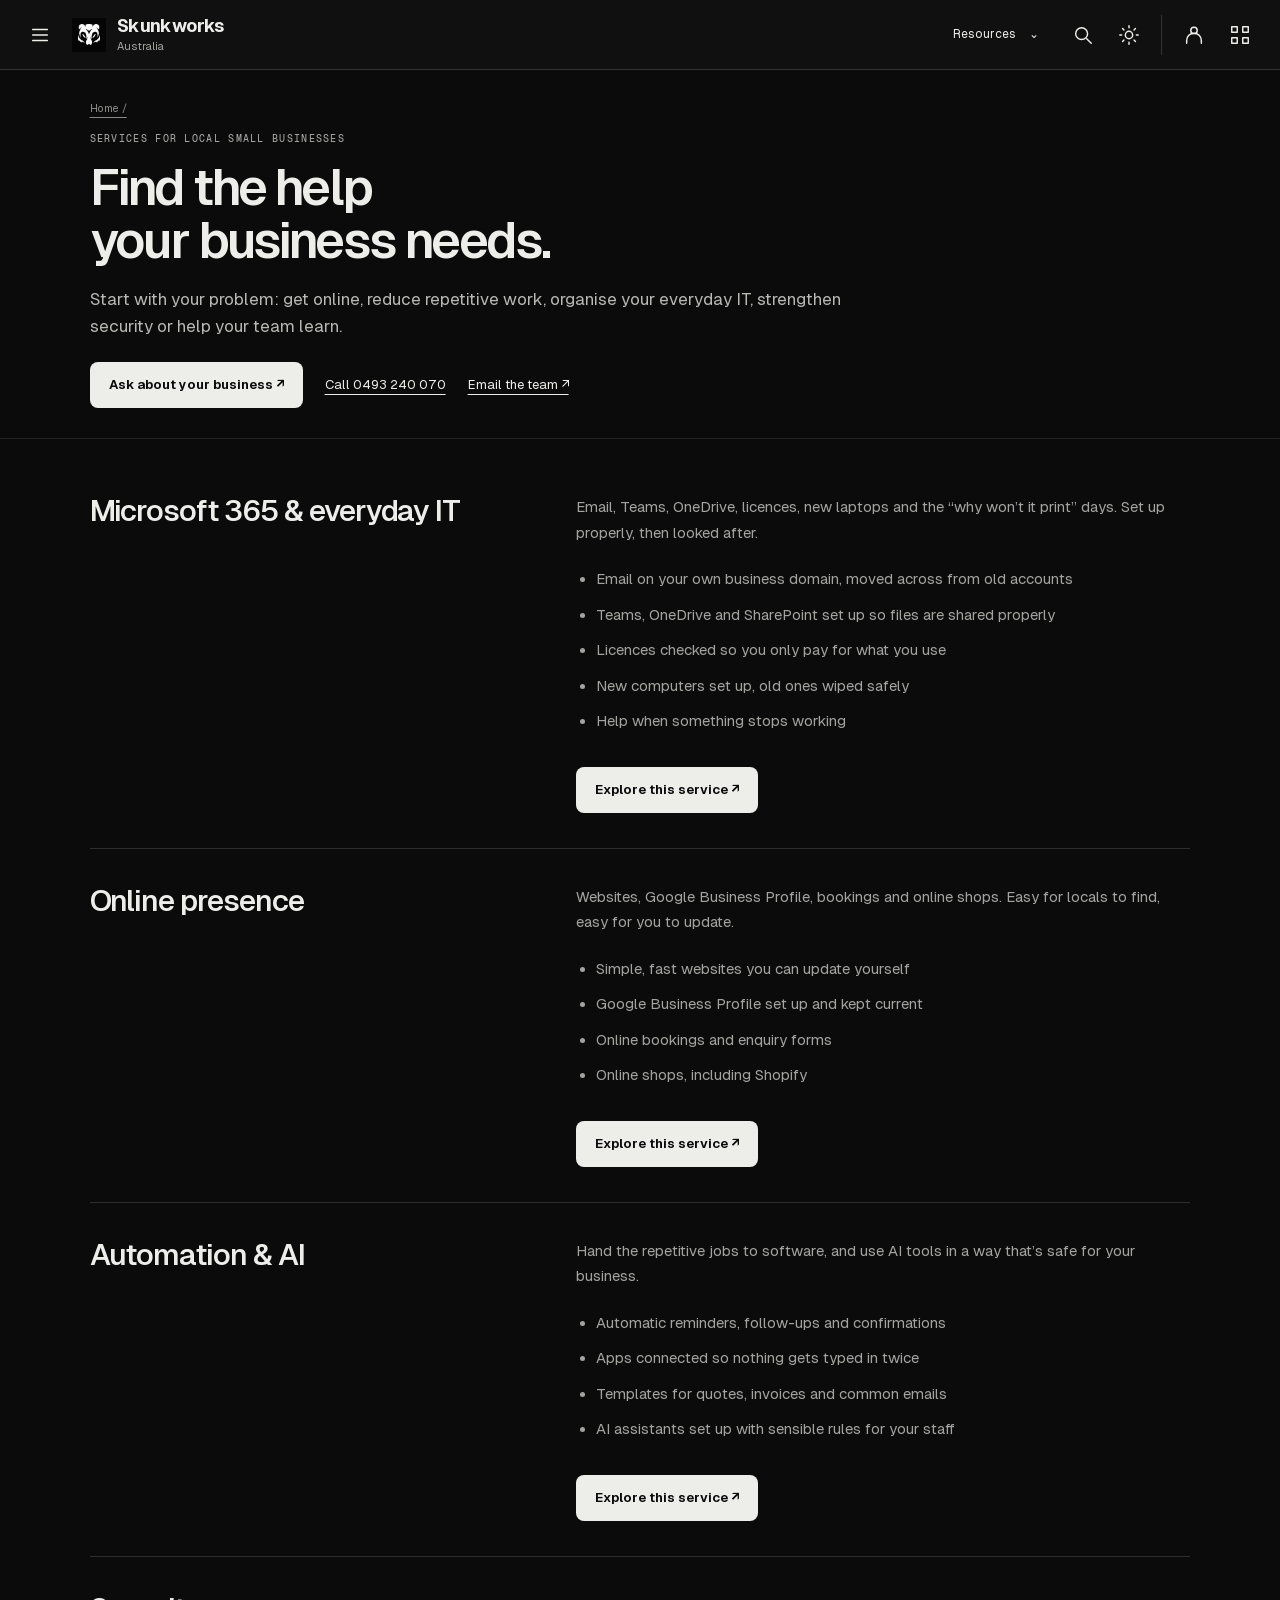
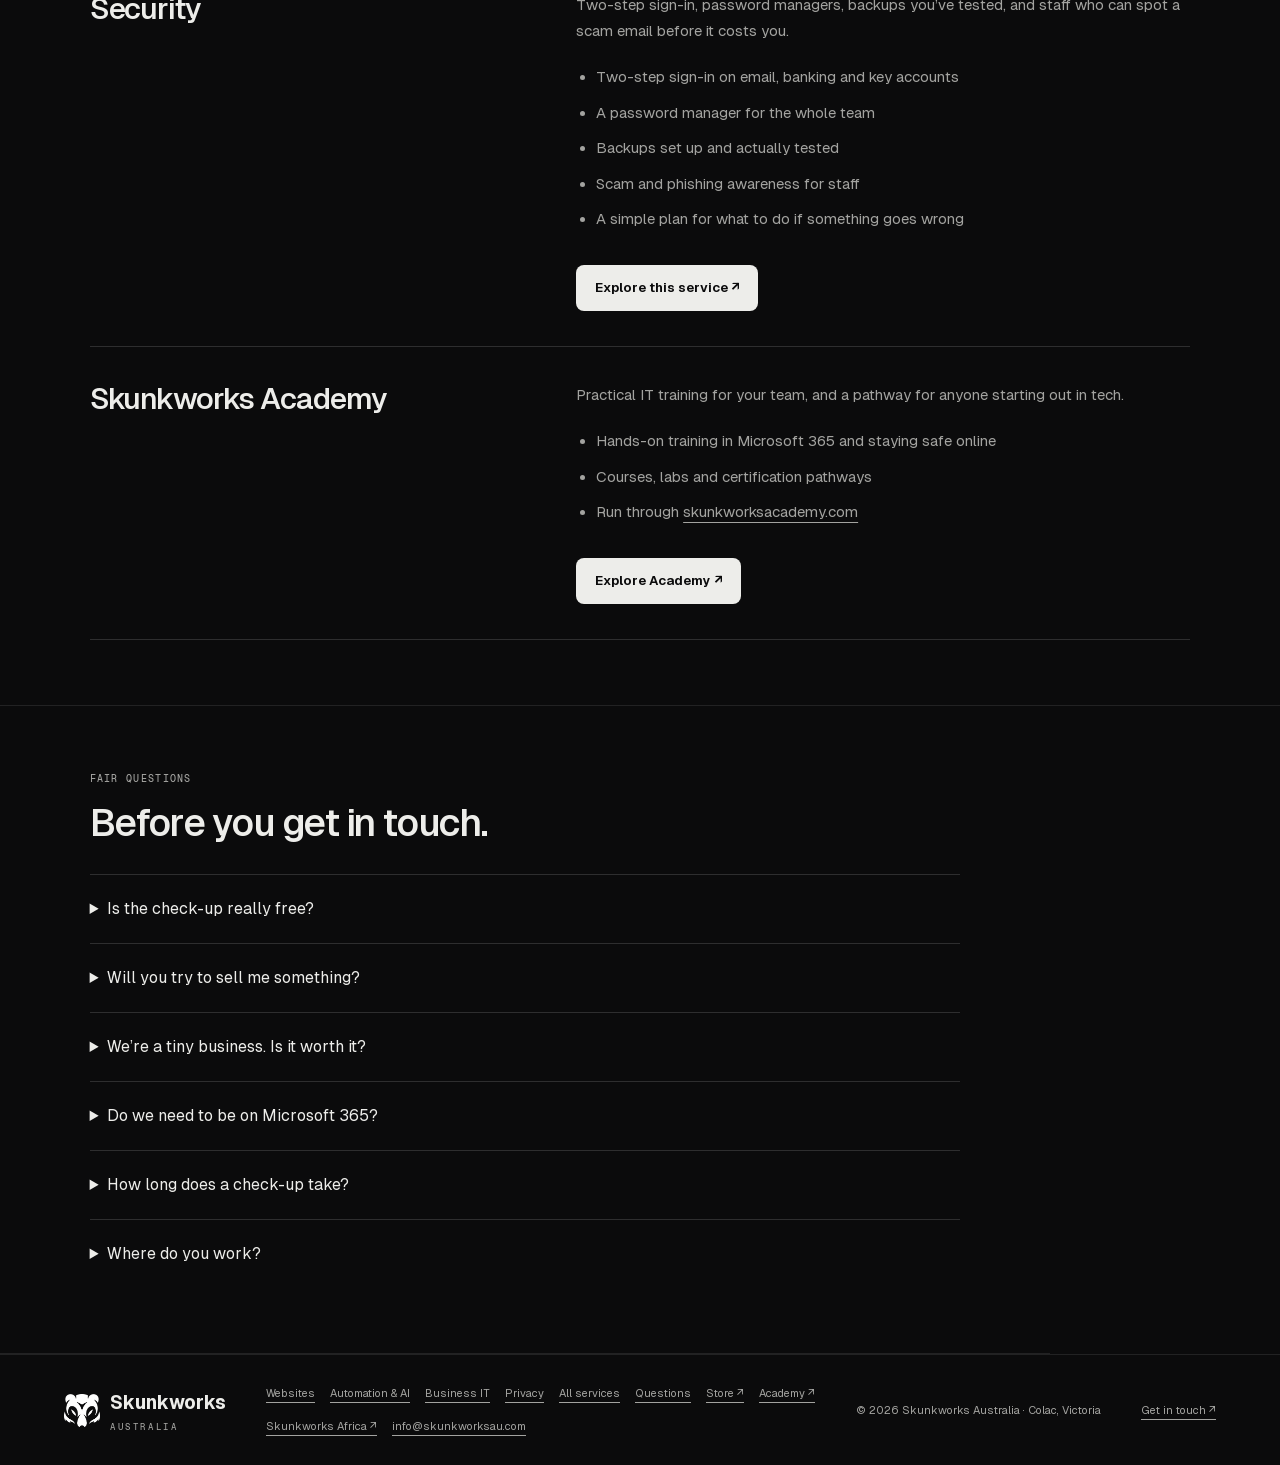
<file: services.html>
<!doctype html><html lang="en-AU"><head><meta charset="utf-8"><meta http-equiv="Content-Security-Policy" content="default-src 'self'; script-src 'self'; style-src 'self'; img-src 'self' data:; font-src 'self'; connect-src 'self' https://formsubmit.co; form-action 'self' https://formsubmit.co; base-uri 'self'; object-src 'none'; frame-src 'none'; manifest-src 'self'; worker-src 'none'; upgrade-insecure-requests"><meta name="referrer" content="strict-origin-when-cross-origin"><meta name="viewport" content="width=device-width,initial-scale=1"><title>Services | Skunkworks Australia</title><link rel="icon" href="assets/favicon.png"><meta name="description" content="Explore websites, business IT, Microsoft 365, automation, security and training services from Skunkworks Australia."><meta name="theme-color" content="#0b0b0c"><link rel="canonical" href="https://www.skunkworksau.com/services.html"><link rel="apple-touch-icon" href="assets/apple-touch-icon.png"><meta property="og:title" content="Services | Skunkworks Australia"><meta property="og:description" content="Explore websites, business IT, Microsoft 365, automation, security and training services from Skunkworks Australia."><meta property="og:type" content="website"><meta property="og:url" content="https://www.skunkworksau.com/services.html"><meta property="og:image" content="https://www.skunkworksau.com/assets/og.jpg"><meta name="twitter:card" content="summary_large_image"><link rel="preload" href="assets/fonts/Geist-Variable.woff2" as="font" type="font/woff2" crossorigin><link rel="stylesheet" href="tokens.css"><link rel="stylesheet" href="clarity.css"><link rel="stylesheet" href="pages.css"><link rel="stylesheet" href="production.css"><link rel="stylesheet" href="header.css"><script src="theme.js"></script></head><body><a class="skip" href="#main">Skip to content</a><header class="site-header brand-header"><button data-menu-button class="menu-toggle header-icon" aria-expanded="false" aria-controls="site-navigation" aria-label="Open navigation"><svg viewBox="0 0 24 24" width="22" height="22" fill="none" stroke="currentColor" stroke-width="1.6" stroke-linecap="round" stroke-linejoin="round" aria-hidden="true"><path d="M4 6h16M4 12h16M4 18h16"/></svg></button><a class="brand" href="index.html" aria-label="Skunkworks Australia home"><span class="brand-mark"><img src="assets/skunk-mark.png" alt=""></span><span><strong>Skunkworks</strong><small>Australia</small></span></a><div class="header-space"></div><details class="services-menu header-resources"><summary>Resources <span aria-hidden="true">⌄</span></summary><div class="header-panel"><a href="services.html" aria-current="page">All services</a><a href="checkup.html">Free tech check-up</a><a href="colac-business-survey.html">Colac business survey</a><a href="services.html#faq">Questions & answers</a><a href="about.html">About Skunkworks</a><a href="contact.html">Get in touch</a><a href="privacy.html">Privacy</a></div></details><div class="header-tools"><button class="header-icon" type="button" data-open-search aria-label="Search the website"><svg viewBox="0 0 24 24" width="22" height="22" fill="none" stroke="currentColor" stroke-width="1.6" stroke-linecap="round" stroke-linejoin="round" aria-hidden="true"><circle cx="10.5" cy="10.5" r="6.5"/><path d="m16 16 5 5"/></svg></button><button class="header-icon" type="button" data-theme-toggle aria-label="Switch to light theme" aria-pressed="false"><svg viewBox="0 0 24 24" width="22" height="22" fill="none" stroke="currentColor" stroke-width="1.6" stroke-linecap="round" stroke-linejoin="round" aria-hidden="true"><circle cx="12" cy="12" r="4"/><path d="M12 2v2m0 16v2M2 12h2m16 0h2M5 5l1.5 1.5m11 11L19 19M5 19l1.5-1.5m11-11L19 5"/></svg></button><span class="header-divider" aria-hidden="true"></span><details class="header-contact"><summary class="header-icon" aria-label="Contact Skunkworks"><svg viewBox="0 0 24 24" width="22" height="22" fill="none" stroke="currentColor" stroke-width="1.6" stroke-linecap="round" stroke-linejoin="round" aria-hidden="true"><circle cx="12" cy="7" r="3.5"/><path d="M4 21v-3a8 8 0 0 1 16 0v3"/></svg></summary><div class="header-panel"><h2>Get in touch</h2><a href="contact.html">Send an enquiry</a><a href="tel:+61493240070">Call 0493 240 070</a><a href="mailto:info@skunkworksau.com">Email Luca</a></div></details><details class="header-ecosystem"><summary class="header-icon" aria-label="Skunkworks ecosystem"><svg viewBox="0 0 24 24" width="22" height="22" fill="none" stroke="currentColor" stroke-width="1.6" stroke-linecap="round" stroke-linejoin="round" aria-hidden="true"><path d="M3 3h6v6H3zM15 3h6v6h-6zM3 15h6v6H3zM15 15h6v6h-6z"/></svg></summary><div class="header-panel"><h2>Explore Skunkworks</h2><a href="https://www.skunkworksau.com/">Skunkworks Australia</a><a href="https://store.skunkworksau.com/">Store ↗</a><a href="https://www.skunkworksacademy.com/">Academy ↗</a><a href="https://skunkworks.africa/">Skunkworks Africa ↗</a></div></details></div><nav data-mobile-menu id="site-navigation" aria-label="Main navigation"><h2>Explore</h2><a href="index.html">Home</a><a href="websites.html">Websites</a><a href="automation.html">Automation & AI</a><a href="business-it.html">Business IT</a><a href="checkup.html">Free tech check-up</a><a href="about.html">About</a><a href="contact.html">Get in touch</a><a href="services.html#faq">Questions</a><div class="drawer-group"><a href="https://store.skunkworksau.com/">Store ↗</a><a href="https://www.skunkworksacademy.com/">Academy ↗</a><a href="https://skunkworks.africa/">Skunkworks Africa ↗</a></div></nav></header><main id="main" tabindex="-1"><section class="page-intro"><a class="breadcrumb" href="index.html">Home /</a><div class="eyebrow">SERVICES FOR LOCAL SMALL BUSINESSES</div><h1>Find the help<br>your business needs.</h1><p class="lead">Start with your problem: get online, reduce repetitive work, organise your everyday IT, strengthen security or help your team learn.</p><div class="intro-actions"><a class="button" href="contact.html">Ask about your business ↗</a><a class="intro-direct" href="tel:+61493240070">Call 0493 240 070</a><a class="intro-direct" href="mailto:info@skunkworksau.com">Email the team ↗</a></div></section><section class="page-section service-directory"><article class="legacy-service" id="m365"><h2>Microsoft 365 &amp; everyday IT</h2><div><p>Email, Teams, OneDrive, licences, new laptops and the “why won’t it print” days. Set up properly, then looked after.</p><ul class="ticks"><li>Email on your own business domain, moved across from old accounts</li><li>Teams, OneDrive and SharePoint set up so files are shared properly</li><li>Licences checked so you only pay for what you use</li><li>New computers set up, old ones wiped safely</li><li>Help when something stops working</li></ul><a class="button" href="business-it.html">Explore this service ↗</a></div></article><article class="legacy-service" id="online"><h2>Online presence</h2><div><p>Websites, Google Business Profile, bookings and online shops. Easy for locals to find, easy for you to update.</p><ul class="ticks"><li>Simple, fast websites you can update yourself</li><li>Google Business Profile set up and kept current</li><li>Online bookings and enquiry forms</li><li>Online shops, including Shopify</li></ul><a class="button" href="websites.html">Explore this service ↗</a></div></article><article class="legacy-service" id="automation"><h2>Automation &amp; AI</h2><div><p>Hand the repetitive jobs to software, and use AI tools in a way that’s safe for your business.</p><ul class="ticks"><li>Automatic reminders, follow-ups and confirmations</li><li>Apps connected so nothing gets typed in twice</li><li>Templates for quotes, invoices and common emails</li><li>AI assistants set up with sensible rules for your staff</li></ul><a class="button" href="automation.html">Explore this service ↗</a></div></article><article class="legacy-service" id="security"><h2>Security</h2><div><p>Two-step sign-in, password managers, backups you’ve tested, and staff who can spot a scam email before it costs you.</p><ul class="ticks"><li>Two-step sign-in on email, banking and key accounts</li><li>A password manager for the whole team</li><li>Backups set up and actually tested</li><li>Scam and phishing awareness for staff</li><li>A simple plan for what to do if something goes wrong</li></ul><a class="button" href="business-it.html#security">Explore this service ↗</a></div></article><article class="legacy-service" id="academy"><h2>Skunkworks Academy</h2><div><p>Practical IT training for your team, and a pathway for anyone starting out in tech.</p><ul class="ticks"><li>Hands-on training in Microsoft 365 and staying safe online</li><li>Courses, labs and certification pathways</li><li>Run through <a href="https://www.skunkworksacademy.com/">skunkworksacademy.com</a></li></ul><a class="button" href="https://www.skunkworksacademy.com/">Explore Academy ↗</a></div></article></section><section class="page-section faq" id="faq"><div class="eyebrow">FAIR QUESTIONS</div><h2>Before you get in touch.</h2><details><summary>Is the check-up really free?</summary><p>Yes. There is no cost and no obligation to buy further work. It helps us understand your business and recommend useful next steps.</p></details><details><summary>Will you try to sell me something?</summary><p>We explain the findings and can quote for work you want help with. If you prefer to do it yourself or use someone else, the report is still yours.</p></details><details><summary>We’re a tiny business. Is it worth it?</summary><p>Yes. We work with small businesses and can start with the practical problems that matter to your team.</p></details><details><summary>Do we need to be on Microsoft 365?</summary><p>No. We look at the tools you already use before recommending changes.</p></details><details><summary>How long does a check-up take?</summary><p>We agree the visit length and a suitable time with you when arranging your check-up.</p></details><details><summary>Where do you work?</summary><p>Colac and the wider Colac Otway area. If you are further out, ask about arrangements for your location.</p></details></section></main><footer class="site-footer"><a class="brand" href="index.html"><img src="assets/skunk-mark.png" alt=""><span>Skunkworks<small>AUSTRALIA</small></span></a><div><a href="websites.html">Websites</a><a href="automation.html">Automation & AI</a><a href="business-it.html">Business IT</a><a href="privacy.html">Privacy</a><a href="services.html" aria-current="page">All services</a><a href="services.html#faq">Questions</a><a href="https://store.skunkworksau.com/">Store ↗</a><a href="https://www.skunkworksacademy.com/">Academy ↗</a><a href="https://skunkworks.africa/">Skunkworks Africa ↗</a><a href="mailto:info@skunkworksau.com">info@skunkworksau.com</a></div><span>© 2026 Skunkworks Australia · Colac, Victoria</span><a href="contact.html">Get in touch ↗</a></footer><script src="simple.js"></script><script src="site-navigation.js"></script><dialog id="site-search" class="site-search" aria-labelledby="search-title"><div class="search-heading"><h2 id="search-title">Find what you need.</h2><button type="button" class="header-icon" data-close-search aria-label="Close search">×</button></div><label for="site-search-input">Search pages and services</label><input id="site-search-input" type="search" autocomplete="off" placeholder="Try websites, email or admin"><ul id="site-search-results"><li data-search="home "><a href="index.html">Home<span aria-hidden="true">↗</span></a></li><li data-search="websites website online booking shop ecommerce"><a href="websites.html">Websites<span aria-hidden="true">↗</span></a></li><li data-search="automation and ai automation ai admin follow ups enquiries reminders"><a href="automation.html">Automation & AI<span aria-hidden="true">↗</span></a></li><li data-search="business it computers email files microsoft security backups wifi"><a href="business-it.html">Business IT<span aria-hidden="true">↗</span></a></li><li data-search="free tech check-up free checkup check-up review advice report"><a href="checkup.html">Free tech check-up<span aria-hidden="true">↗</span></a></li><li data-search="about "><a href="about.html">About<span aria-hidden="true">↗</span></a></li><li data-search="get in touch call phone email contact help enquire enquiry"><a href="contact.html">Get in touch<span aria-hidden="true">↗</span></a></li><li data-search="questions "><a href="services.html#faq">Questions<span aria-hidden="true">↗</span></a></li><li data-search="all services "><a href="services.html">All services<span aria-hidden="true">↗</span></a></li></ul><p id="search-empty" hidden>No matching page. <a href="contact.html">Tell us what you need help with.</a></p></dialog><script src="header.js"></script></body></html>
</file>
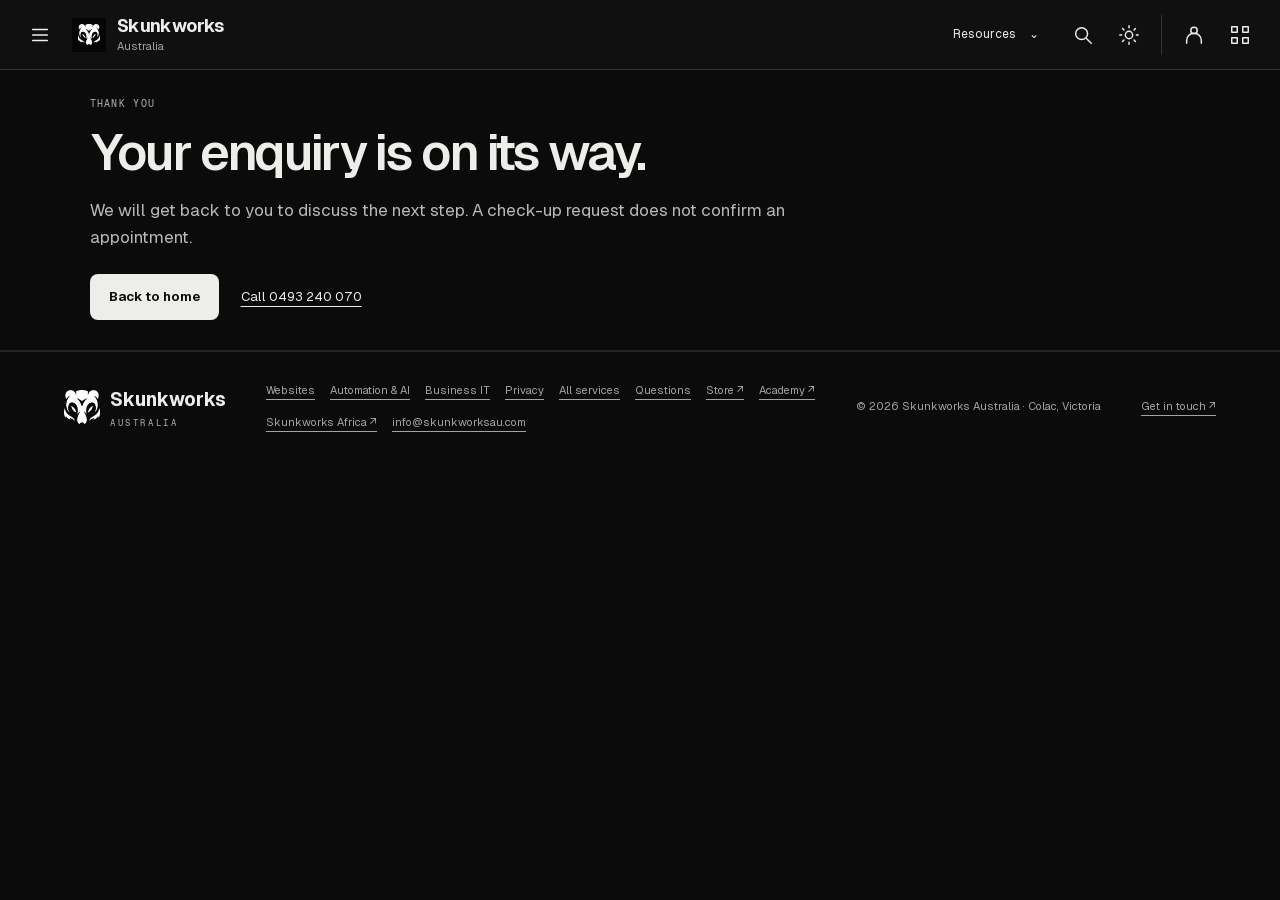
<file: thanks.html>
<!doctype html><html lang="en-AU"><head><meta charset="utf-8"><meta http-equiv="Content-Security-Policy" content="default-src 'self'; script-src 'self'; style-src 'self'; img-src 'self' data:; font-src 'self'; connect-src 'self' https://formsubmit.co; form-action 'self' https://formsubmit.co; base-uri 'self'; object-src 'none'; frame-src 'none'; manifest-src 'self'; worker-src 'none'; upgrade-insecure-requests"><meta name="referrer" content="strict-origin-when-cross-origin"><meta name="viewport" content="width=device-width,initial-scale=1"><title>Thank you | Skunkworks Australia</title><link rel="icon" href="assets/favicon.png"><meta name="description" content="Call or email Skunkworks Australia, or prepare an enquiry about websites, automation, business IT or a free check-up."><meta name="robots" content="noindex"><meta name="theme-color" content="#0b0b0c"><link rel="canonical" href="https://www.skunkworksau.com/thanks.html"><link rel="apple-touch-icon" href="assets/apple-touch-icon.png"><meta property="og:title" content="Thank you | Skunkworks Australia"><meta property="og:description" content="Call or email Skunkworks Australia, or prepare an enquiry about websites, automation, business IT or a free check-up."><meta property="og:type" content="website"><meta property="og:url" content="https://www.skunkworksau.com/thanks.html"><meta property="og:image" content="https://www.skunkworksau.com/assets/og.jpg"><meta name="twitter:card" content="summary_large_image"><link rel="preload" href="assets/fonts/Geist-Variable.woff2" as="font" type="font/woff2" crossorigin><link rel="stylesheet" href="tokens.css"><link rel="stylesheet" href="clarity.css"><link rel="stylesheet" href="pages.css"><link rel="stylesheet" href="production.css"><link rel="stylesheet" href="header.css"><script src="theme.js"></script></head><body><a class="skip" href="#main">Skip to content</a><header class="site-header brand-header"><button data-menu-button class="menu-toggle header-icon" aria-expanded="false" aria-controls="site-navigation" aria-label="Open navigation"><svg viewBox="0 0 24 24" width="22" height="22" fill="none" stroke="currentColor" stroke-width="1.6" stroke-linecap="round" stroke-linejoin="round" aria-hidden="true"><path d="M4 6h16M4 12h16M4 18h16"/></svg></button><a class="brand" href="index.html" aria-label="Skunkworks Australia home"><span class="brand-mark"><img src="assets/skunk-mark.png" alt=""></span><span><strong>Skunkworks</strong><small>Australia</small></span></a><div class="header-space"></div><details class="services-menu header-resources"><summary>Resources <span aria-hidden="true">⌄</span></summary><div class="header-panel"><a href="services.html">All services</a><a href="checkup.html">Free tech check-up</a><a href="colac-business-survey.html">Colac business survey</a><a href="services.html#faq">Questions & answers</a><a href="about.html">About Skunkworks</a><a href="contact.html">Get in touch</a><a href="privacy.html">Privacy</a></div></details><div class="header-tools"><button class="header-icon" type="button" data-open-search aria-label="Search the website"><svg viewBox="0 0 24 24" width="22" height="22" fill="none" stroke="currentColor" stroke-width="1.6" stroke-linecap="round" stroke-linejoin="round" aria-hidden="true"><circle cx="10.5" cy="10.5" r="6.5"/><path d="m16 16 5 5"/></svg></button><button class="header-icon" type="button" data-theme-toggle aria-label="Switch to light theme" aria-pressed="false"><svg viewBox="0 0 24 24" width="22" height="22" fill="none" stroke="currentColor" stroke-width="1.6" stroke-linecap="round" stroke-linejoin="round" aria-hidden="true"><circle cx="12" cy="12" r="4"/><path d="M12 2v2m0 16v2M2 12h2m16 0h2M5 5l1.5 1.5m11 11L19 19M5 19l1.5-1.5m11-11L19 5"/></svg></button><span class="header-divider" aria-hidden="true"></span><details class="header-contact"><summary class="header-icon" aria-label="Contact Skunkworks"><svg viewBox="0 0 24 24" width="22" height="22" fill="none" stroke="currentColor" stroke-width="1.6" stroke-linecap="round" stroke-linejoin="round" aria-hidden="true"><circle cx="12" cy="7" r="3.5"/><path d="M4 21v-3a8 8 0 0 1 16 0v3"/></svg></summary><div class="header-panel"><h2>Get in touch</h2><a href="contact.html">Send an enquiry</a><a href="tel:+61493240070">Call 0493 240 070</a><a href="mailto:info@skunkworksau.com">Email Luca</a></div></details><details class="header-ecosystem"><summary class="header-icon" aria-label="Skunkworks ecosystem"><svg viewBox="0 0 24 24" width="22" height="22" fill="none" stroke="currentColor" stroke-width="1.6" stroke-linecap="round" stroke-linejoin="round" aria-hidden="true"><path d="M3 3h6v6H3zM15 3h6v6h-6zM3 15h6v6H3zM15 15h6v6h-6z"/></svg></summary><div class="header-panel"><h2>Explore Skunkworks</h2><a href="https://www.skunkworksau.com/">Skunkworks Australia</a><a href="https://store.skunkworksau.com/">Store ↗</a><a href="https://www.skunkworksacademy.com/">Academy ↗</a><a href="https://skunkworks.africa/">Skunkworks Africa ↗</a></div></details></div><nav data-mobile-menu id="site-navigation" aria-label="Main navigation"><h2>Explore</h2><a href="index.html">Home</a><a href="websites.html">Websites</a><a href="automation.html">Automation & AI</a><a href="business-it.html">Business IT</a><a href="checkup.html">Free tech check-up</a><a href="about.html">About</a><a href="contact.html">Get in touch</a><a href="services.html#faq">Questions</a><div class="drawer-group"><a href="https://store.skunkworksau.com/">Store ↗</a><a href="https://www.skunkworksacademy.com/">Academy ↗</a><a href="https://skunkworks.africa/">Skunkworks Africa ↗</a></div></nav></header><main id="main" tabindex="-1"><section class="page-intro"><div class="eyebrow">THANK YOU</div><h1>Your enquiry is on its way.</h1><p class="lead">We will get back to you to discuss the next step. A check-up request does not confirm an appointment.</p><div class="intro-actions"><a class="button" href="index.html">Back to home</a><a href="tel:+61493240070">Call 0493 240 070</a></div></section></main><footer class="site-footer"><a class="brand" href="index.html"><img src="assets/skunk-mark.png" alt=""><span>Skunkworks<small>AUSTRALIA</small></span></a><div><a href="websites.html">Websites</a><a href="automation.html">Automation & AI</a><a href="business-it.html">Business IT</a><a href="privacy.html">Privacy</a><a href="services.html">All services</a><a href="services.html#faq">Questions</a><a href="https://store.skunkworksau.com/">Store ↗</a><a href="https://www.skunkworksacademy.com/">Academy ↗</a><a href="https://skunkworks.africa/">Skunkworks Africa ↗</a><a href="mailto:info@skunkworksau.com">info@skunkworksau.com</a></div><span>© 2026 Skunkworks Australia · Colac, Victoria</span><a href="contact.html" aria-current="page">Get in touch ↗</a></footer><script src="simple.js"></script><script src="site-navigation.js"></script><dialog id="site-search" class="site-search" aria-labelledby="search-title"><div class="search-heading"><h2 id="search-title">Find what you need.</h2><button type="button" class="header-icon" data-close-search aria-label="Close search">×</button></div><label for="site-search-input">Search pages and services</label><input id="site-search-input" type="search" autocomplete="off" placeholder="Try websites, email or admin"><ul id="site-search-results"><li data-search="home "><a href="index.html">Home<span aria-hidden="true">↗</span></a></li><li data-search="websites website online booking shop ecommerce"><a href="websites.html">Websites<span aria-hidden="true">↗</span></a></li><li data-search="automation and ai automation ai admin follow ups enquiries reminders"><a href="automation.html">Automation & AI<span aria-hidden="true">↗</span></a></li><li data-search="business it computers email files microsoft security backups wifi"><a href="business-it.html">Business IT<span aria-hidden="true">↗</span></a></li><li data-search="free tech check-up free checkup check-up review advice report"><a href="checkup.html">Free tech check-up<span aria-hidden="true">↗</span></a></li><li data-search="about "><a href="about.html">About<span aria-hidden="true">↗</span></a></li><li data-search="get in touch call phone email contact help enquire enquiry"><a href="contact.html">Get in touch<span aria-hidden="true">↗</span></a></li><li data-search="questions "><a href="services.html#faq">Questions<span aria-hidden="true">↗</span></a></li><li data-search="all services "><a href="services.html">All services<span aria-hidden="true">↗</span></a></li></ul><p id="search-empty" hidden>No matching page. <a href="contact.html">Tell us what you need help with.</a></p></dialog><script src="header.js"></script></body></html>
</file>
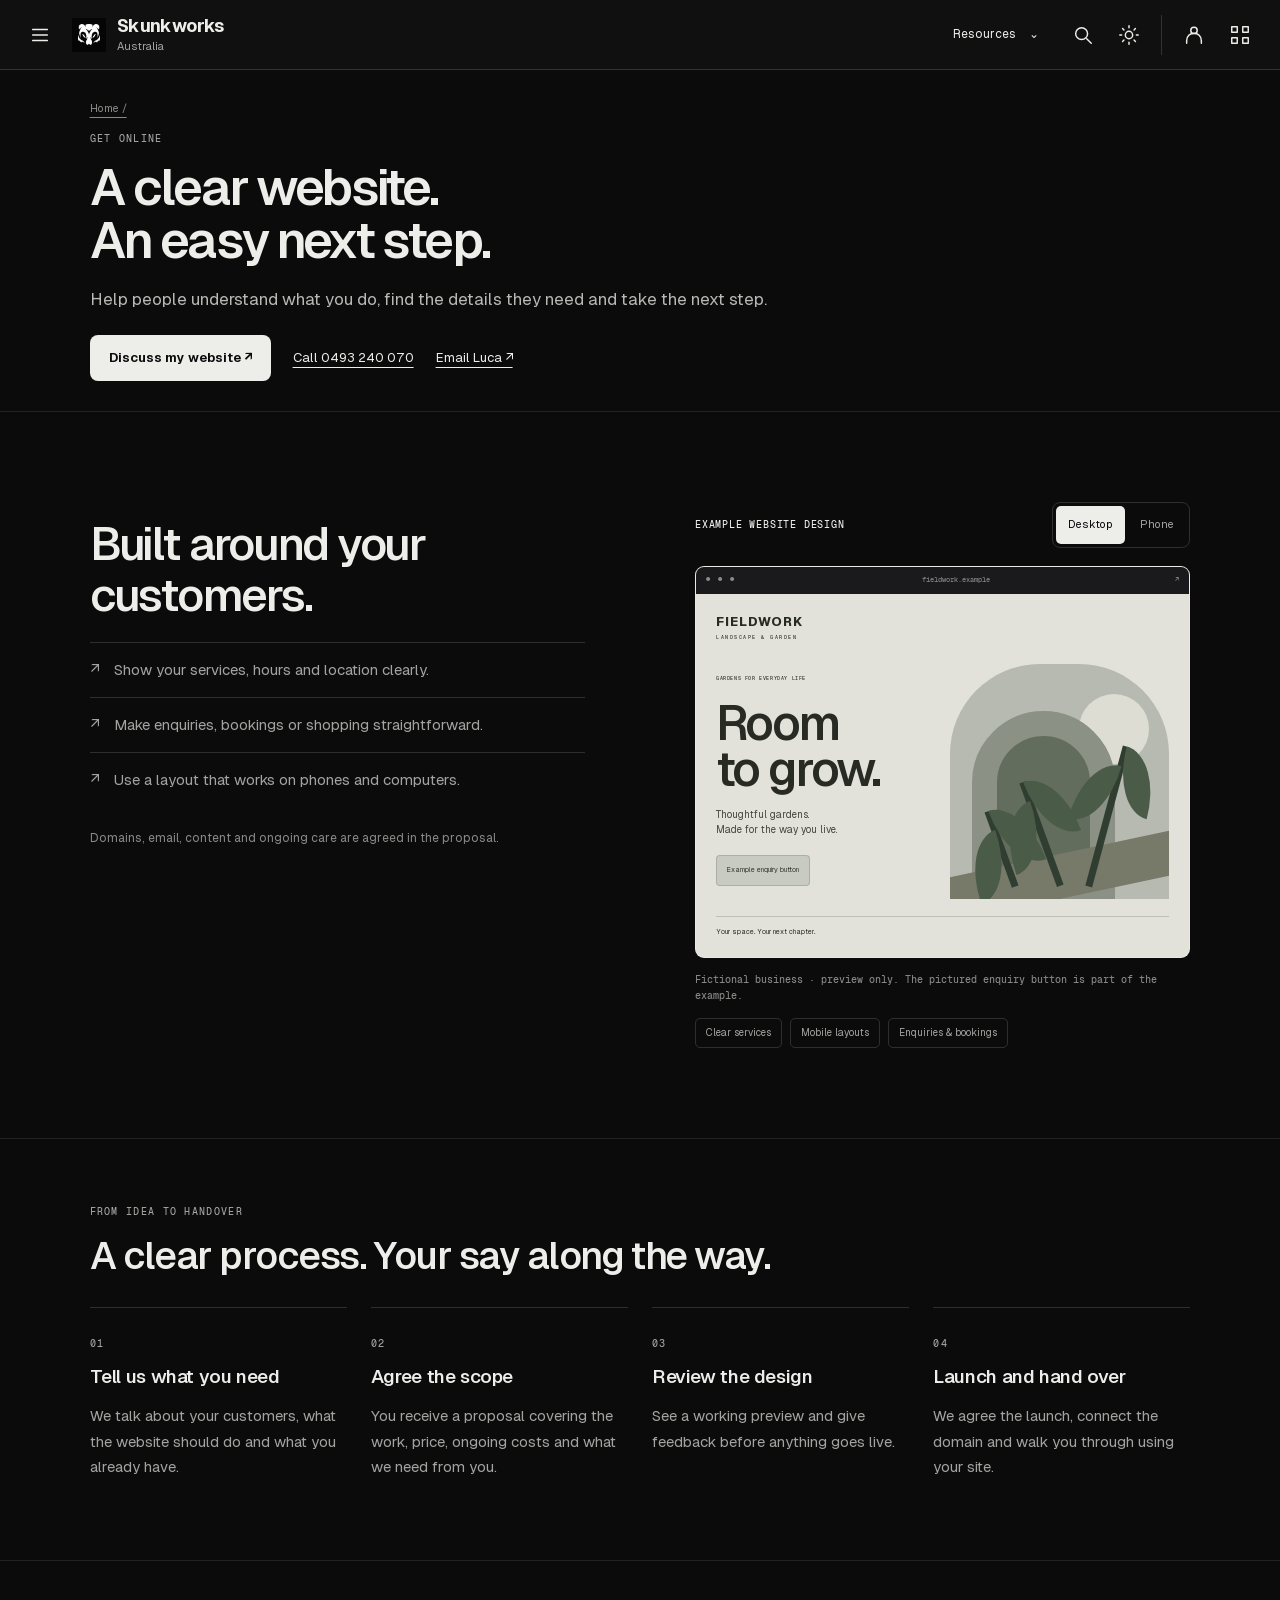
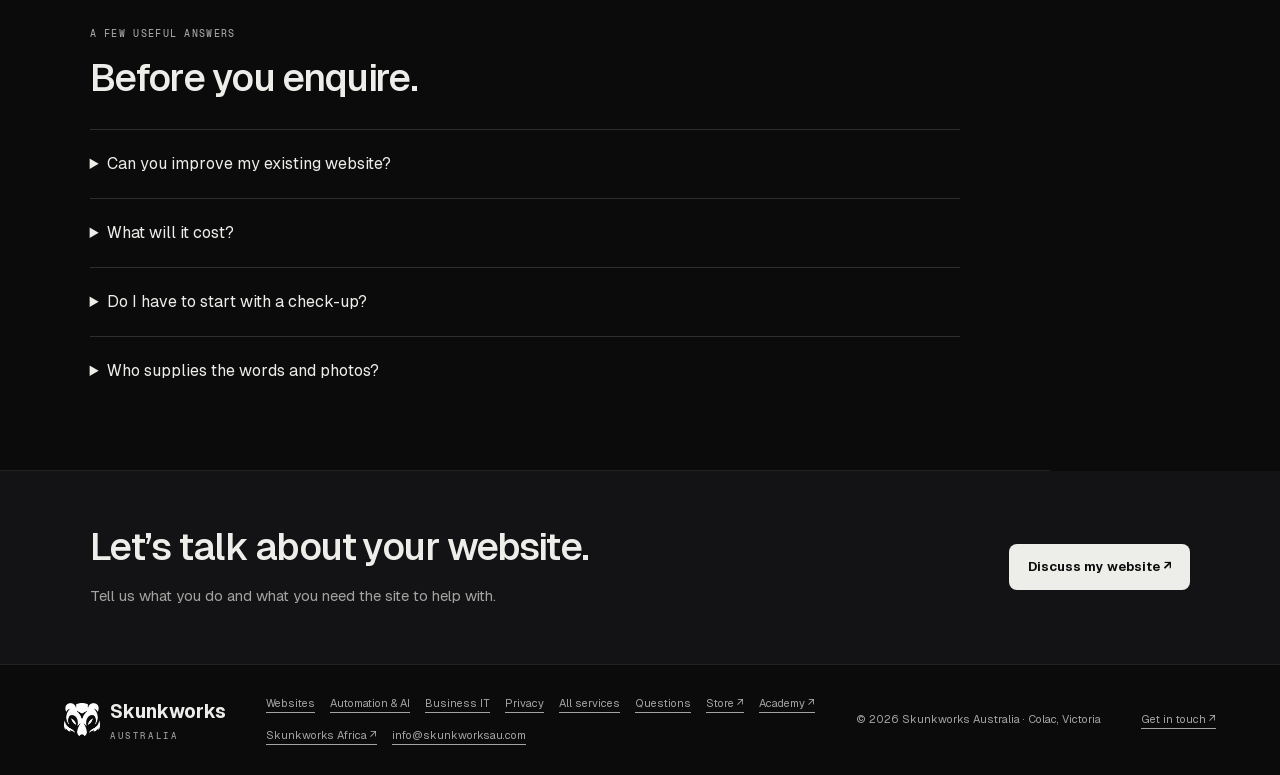
<file: websites.html>
<!doctype html><html lang="en-AU"><head><meta charset="utf-8"><meta http-equiv="Content-Security-Policy" content="default-src 'self'; script-src 'self'; style-src 'self'; img-src 'self' data:; font-src 'self'; connect-src 'self' https://formsubmit.co; form-action 'self' https://formsubmit.co; base-uri 'self'; object-src 'none'; frame-src 'none'; manifest-src 'self'; worker-src 'none'; upgrade-insecure-requests"><meta name="referrer" content="strict-origin-when-cross-origin"><meta name="viewport" content="width=device-width,initial-scale=1"><title>Websites & online presence | Skunkworks Australia</title><link rel="icon" href="assets/favicon.png"><meta name="description" content="Websites, online shops, domains and professional email for small businesses. Explore the design example and discuss your website."><meta name="theme-color" content="#0b0b0c"><link rel="canonical" href="https://www.skunkworksau.com/websites.html"><link rel="apple-touch-icon" href="assets/apple-touch-icon.png"><meta property="og:title" content="Websites &amp; online presence | Skunkworks Australia"><meta property="og:description" content="Websites, online shops, domains and professional email for small businesses. Explore the design example and discuss your website."><meta property="og:type" content="website"><meta property="og:url" content="https://www.skunkworksau.com/websites.html"><meta property="og:image" content="https://www.skunkworksau.com/assets/og.jpg"><meta name="twitter:card" content="summary_large_image"><link rel="preload" href="assets/fonts/Geist-Variable.woff2" as="font" type="font/woff2" crossorigin><link rel="stylesheet" href="tokens.css"><link rel="stylesheet" href="clarity.css"><link rel="stylesheet" href="pages.css"><link rel="stylesheet" href="production.css"><link rel="stylesheet" href="header.css"><script src="theme.js"></script></head><body><a class="skip" href="#main">Skip to content</a><header class="site-header brand-header"><button data-menu-button class="menu-toggle header-icon" aria-expanded="false" aria-controls="site-navigation" aria-label="Open navigation"><svg viewBox="0 0 24 24" width="22" height="22" fill="none" stroke="currentColor" stroke-width="1.6" stroke-linecap="round" stroke-linejoin="round" aria-hidden="true"><path d="M4 6h16M4 12h16M4 18h16"/></svg></button><a class="brand" href="index.html" aria-label="Skunkworks Australia home"><span class="brand-mark"><img src="assets/skunk-mark.png" alt=""></span><span><strong>Skunkworks</strong><small>Australia</small></span></a><div class="header-space"></div><details class="services-menu header-resources"><summary>Resources <span aria-hidden="true">⌄</span></summary><div class="header-panel"><a href="services.html">All services</a><a href="checkup.html">Free tech check-up</a><a href="colac-business-survey.html">Colac business survey</a><a href="services.html#faq">Questions & answers</a><a href="about.html">About Skunkworks</a><a href="contact.html">Get in touch</a><a href="privacy.html">Privacy</a></div></details><div class="header-tools"><button class="header-icon" type="button" data-open-search aria-label="Search the website"><svg viewBox="0 0 24 24" width="22" height="22" fill="none" stroke="currentColor" stroke-width="1.6" stroke-linecap="round" stroke-linejoin="round" aria-hidden="true"><circle cx="10.5" cy="10.5" r="6.5"/><path d="m16 16 5 5"/></svg></button><button class="header-icon" type="button" data-theme-toggle aria-label="Switch to light theme" aria-pressed="false"><svg viewBox="0 0 24 24" width="22" height="22" fill="none" stroke="currentColor" stroke-width="1.6" stroke-linecap="round" stroke-linejoin="round" aria-hidden="true"><circle cx="12" cy="12" r="4"/><path d="M12 2v2m0 16v2M2 12h2m16 0h2M5 5l1.5 1.5m11 11L19 19M5 19l1.5-1.5m11-11L19 5"/></svg></button><span class="header-divider" aria-hidden="true"></span><details class="header-contact"><summary class="header-icon" aria-label="Contact Skunkworks"><svg viewBox="0 0 24 24" width="22" height="22" fill="none" stroke="currentColor" stroke-width="1.6" stroke-linecap="round" stroke-linejoin="round" aria-hidden="true"><circle cx="12" cy="7" r="3.5"/><path d="M4 21v-3a8 8 0 0 1 16 0v3"/></svg></summary><div class="header-panel"><h2>Get in touch</h2><a href="contact.html">Send an enquiry</a><a href="tel:+61493240070">Call 0493 240 070</a><a href="mailto:info@skunkworksau.com">Email Luca</a></div></details><details class="header-ecosystem"><summary class="header-icon" aria-label="Skunkworks ecosystem"><svg viewBox="0 0 24 24" width="22" height="22" fill="none" stroke="currentColor" stroke-width="1.6" stroke-linecap="round" stroke-linejoin="round" aria-hidden="true"><path d="M3 3h6v6H3zM15 3h6v6h-6zM3 15h6v6H3zM15 15h6v6h-6z"/></svg></summary><div class="header-panel"><h2>Explore Skunkworks</h2><a href="https://www.skunkworksau.com/">Skunkworks Australia</a><a href="https://store.skunkworksau.com/">Store ↗</a><a href="https://www.skunkworksacademy.com/">Academy ↗</a><a href="https://skunkworks.africa/">Skunkworks Africa ↗</a></div></details></div><nav data-mobile-menu id="site-navigation" aria-label="Main navigation"><h2>Explore</h2><a href="index.html">Home</a><a href="websites.html" aria-current="page">Websites</a><a href="automation.html">Automation & AI</a><a href="business-it.html">Business IT</a><a href="checkup.html">Free tech check-up</a><a href="about.html">About</a><a href="contact.html">Get in touch</a><a href="services.html#faq">Questions</a><div class="drawer-group"><a href="https://store.skunkworksau.com/">Store ↗</a><a href="https://www.skunkworksacademy.com/">Academy ↗</a><a href="https://skunkworks.africa/">Skunkworks Africa ↗</a></div></nav></header><main id="main" tabindex="-1"><section class="page-intro"><a class="breadcrumb" href="index.html">Home /</a><div class="eyebrow">GET ONLINE</div><h1>A clear website.<br>An easy next step.</h1><p class="lead">Help people understand what you do, find the details they need and take the next step.</p><div class="intro-actions"><a class="button" href="contact.html?topic=Website">Discuss my website ↗</a><a class="intro-direct" href="tel:+61493240070">Call 0493 240 070</a><a class="intro-direct" href="mailto:info@skunkworksau.com">Email Luca ↗</a></div></section><section class="service" id="websites"><div><h2>Built around your customers.</h2><ul class="short-benefits"><li>Show your services, hours and location clearly.</li><li>Make enquiries, bookings or shopping straightforward.</li><li>Use a layout that works on phones and computers.</li></ul><p class="note">Domains, email, content and ongoing care are agreed in the proposal.</p></div><div class="website-showcase"><div class="showcase-top"><span class="eyebrow">EXAMPLE WEBSITE DESIGN</span><div role="group" aria-label="Website preview size"><button data-device="desktop" aria-pressed="true">Desktop</button><button data-device="phone" aria-pressed="false">Phone</button></div></div><div class="device-preview"><div class="sample-site"><div class="sample-bar"><span>● ● ●</span><span>fieldwork.example</span><span>↗</span></div><div class="sample-page"><div class="sample-brand">FIELDWORK <small>LANDSCAPE & GARDEN</small></div><div class="sample-layout"><div><span class="sample-kicker">GARDENS FOR EVERYDAY LIFE</span><h3>Room<br> to grow.</h3><p>Thoughtful gardens.<br>Made for the way you live.</p><span class="sample-action">Example enquiry button</span></div><div class="garden" aria-hidden="true"><div class="sun"></div><div class="arch"></div><div class="stem s1"></div><div class="stem s2"></div><div class="stem s3"></div><div class="ground"></div></div></div><div class="sample-footer">Your space. Your next chapter.</div></div></div></div><p class="visual-caption">Fictional business · preview only. The pictured enquiry button is part of the example.</p><div class="service-tags"><span>Clear services</span><span>Mobile layouts</span><span>Enquiries & bookings</span></div></div></section>
<section class="page-section"><div class="eyebrow">FROM IDEA TO HANDOVER</div><h2>A clear process. Your say along the way.</h2><div class="step-grid"><article><span class="eyebrow">01</span><h3>Tell us what you need</h3><p>We talk about your customers, what the website should do and what you already have.</p></article><article><span class="eyebrow">02</span><h3>Agree the scope</h3><p>You receive a proposal covering the work, price, ongoing costs and what we need from you.</p></article><article><span class="eyebrow">03</span><h3>Review the design</h3><p>See a working preview and give feedback before anything goes live.</p></article><article><span class="eyebrow">04</span><h3>Launch and hand over</h3><p>We agree the launch, connect the domain and walk you through using your site.</p></article></div></section><section class="page-section faq"><div class="eyebrow">A FEW USEFUL ANSWERS</div><h2>Before you enquire.</h2><details><summary>Can you improve my existing website?</summary><p>Yes. We first look at how it is built and what you want to change, then explain what can be improved or whether a rebuild makes more sense.</p></details><details><summary>What will it cost?</summary><p>The quote depends on the pages, content and functionality. We agree the scope and explain one-off and ongoing costs before you commit.</p></details><details><summary>Do I have to start with a check-up?</summary><p>No. If you know you need a website, enquire directly. The free check-up is there if you want help deciding where to start.</p></details><details><summary>Who supplies the words and photos?</summary><p>We agree that in the proposal. Bring any existing content, photos and brand material; we will identify what else is needed.</p></details></section><section class="end-cta"><div><h2>Let’s talk about your website.</h2><p>Tell us what you do and what you need the site to help with.</p></div><a class="button" href="contact.html?topic=Website">Discuss my website ↗</a></section></main><footer class="site-footer"><a class="brand" href="index.html"><img src="assets/skunk-mark.png" alt=""><span>Skunkworks<small>AUSTRALIA</small></span></a><div><a href="websites.html" aria-current="page">Websites</a><a href="automation.html">Automation & AI</a><a href="business-it.html">Business IT</a><a href="privacy.html">Privacy</a><a href="services.html">All services</a><a href="services.html#faq">Questions</a><a href="https://store.skunkworksau.com/">Store ↗</a><a href="https://www.skunkworksacademy.com/">Academy ↗</a><a href="https://skunkworks.africa/">Skunkworks Africa ↗</a><a href="mailto:info@skunkworksau.com">info@skunkworksau.com</a></div><span>© 2026 Skunkworks Australia · Colac, Victoria</span><a href="contact.html">Get in touch ↗</a></footer><script src="simple.js"></script><script src="site-navigation.js"></script><dialog id="site-search" class="site-search" aria-labelledby="search-title"><div class="search-heading"><h2 id="search-title">Find what you need.</h2><button type="button" class="header-icon" data-close-search aria-label="Close search">×</button></div><label for="site-search-input">Search pages and services</label><input id="site-search-input" type="search" autocomplete="off" placeholder="Try websites, email or admin"><ul id="site-search-results"><li data-search="home "><a href="index.html">Home<span aria-hidden="true">↗</span></a></li><li data-search="websites website online booking shop ecommerce"><a href="websites.html">Websites<span aria-hidden="true">↗</span></a></li><li data-search="automation and ai automation ai admin follow ups enquiries reminders"><a href="automation.html">Automation & AI<span aria-hidden="true">↗</span></a></li><li data-search="business it computers email files microsoft security backups wifi"><a href="business-it.html">Business IT<span aria-hidden="true">↗</span></a></li><li data-search="free tech check-up free checkup check-up review advice report"><a href="checkup.html">Free tech check-up<span aria-hidden="true">↗</span></a></li><li data-search="about "><a href="about.html">About<span aria-hidden="true">↗</span></a></li><li data-search="get in touch call phone email contact help enquire enquiry"><a href="contact.html">Get in touch<span aria-hidden="true">↗</span></a></li><li data-search="questions "><a href="services.html#faq">Questions<span aria-hidden="true">↗</span></a></li><li data-search="all services "><a href="services.html">All services<span aria-hidden="true">↗</span></a></li></ul><p id="search-empty" hidden>No matching page. <a href="contact.html">Tell us what you need help with.</a></p></dialog><script src="header.js"></script></body></html>
</file>
<file: tokens.css>
:root{color-scheme:light dark;--sw-bg:#fff;--sw-fg:#000;--sw-muted:rgb(0 0 0 / .66);--sw-line:rgb(0 0 0 / .16);--sw-soft:rgb(0 0 0 / .05);--sw-strong:rgb(0 0 0 / .34);--sw-shadow:0 20px 70px rgb(0 0 0 / .08);--sw-radius:20px;--sw-radius-sm:12px;--sw-shell:1240px;--sw-header:74px;--sw-font:Inter,'Segoe UI',Roboto,Helvetica,Arial,sans-serif;--sw-ease:cubic-bezier(.2,.8,.2,1)}@media(prefers-color-scheme:dark){:root{--sw-bg:#000;--sw-fg:#fff;--sw-muted:rgb(255 255 255 / .72);--sw-line:rgb(255 255 255 / .18);--sw-soft:rgb(255 255 255 / .07);--sw-strong:rgb(255 255 255 / .38);--sw-shadow:0 20px 70px rgb(255 255 255 / .04)}}html[data-theme=light]{--sw-bg:#fff;--sw-fg:#000;--sw-muted:rgb(0 0 0 / .66);--sw-line:rgb(0 0 0 / .16);--sw-soft:rgb(0 0 0 / .05);--sw-strong:rgb(0 0 0 / .34)}html[data-theme=dark]{--sw-bg:#000;--sw-fg:#fff;--sw-muted:rgb(255 255 255 / .72);--sw-line:rgb(255 255 255 / .18);--sw-soft:rgb(255 255 255 / .07);--sw-strong:rgb(255 255 255 / .38)}.sw-shell{width:min(calc(100% - 48px),var(--sw-shell));margin-inline:auto}.sw-button{display:inline-flex;align-items:center;justify-content:center;min-height:48px;padding:12px 20px;border:1px solid var(--sw-fg);border-radius:var(--sw-radius-sm);background:var(--sw-fg);color:var(--sw-bg);font:800 1rem var(--sw-font);text-decoration:none}.sw-button--secondary{background:var(--sw-bg);color:var(--sw-fg)}:focus-visible{outline:3px solid var(--sw-fg);outline-offset:3px}@media(max-width:620px){.sw-shell{width:min(calc(100% - 32px),var(--sw-shell))}}@media(prefers-reduced-motion:reduce){*,*::before,*::after{scroll-behavior:auto!important;animation-duration:.01ms!important;transition-duration:.01ms!important}}
</file>
<file: clarity.css>
@font-face{font-family:Geist;src:url('assets/fonts/Geist-Variable.woff2');font-display:swap}@font-face{font-family:Mono;src:url('assets/fonts/GeistMono-Medium.woff2');font-display:swap}*{box-sizing:border-box}:root{color-scheme:dark;scroll-behavior:smooth;scroll-padding-top:105px}body{margin:0;background:var(--site-bg);color:var(--site-text);font-family:Geist,Arial,sans-serif}a{color:inherit;text-underline-offset:5px}button{font:inherit;cursor:pointer}a,button{-webkit-tap-highlight-color:transparent}:focus-visible{outline:2px solid #fff;outline-offset:5px}.skip{position:fixed;top:-60px;left:20px;z-index:30;background:#fff;color:#111;padding:12px}.skip:focus{top:10px}header{position:sticky;top:0;z-index:20;display:flex;align-items:center;justify-content:space-between;padding:18px 5%;background:var(--site-header-bg);border-bottom:1px solid var(--site-line-soft);gap:20px}.brand{display:flex;gap:10px;align-items:center;text-decoration:none;font-size:19px;font-weight:700}.brand img{width:36px}.brand small{display:block;font:9px Mono;letter-spacing:2.6px;color:var(--site-muted);margin-top:3px}nav{display:flex;align-items:center;gap:28px;font-size:13px}nav>a{text-decoration:none;padding-block:12px}.button{display:inline-flex;align-items:center;justify-content:center;min-height:44px;padding:14px 19px;background:var(--site-text);color:var(--site-bg);border-radius:8px;text-decoration:none;font-size:13px;font-weight:650;line-height:1.4}.hero{position:relative;overflow:hidden;padding:64px 7% 30px}.watermark{position:absolute;right:-4%;top:0;width:57%;opacity:.035;pointer-events:none}.eyebrow{position:relative;font:10px/1.6 Mono;letter-spacing:1.3px;color:var(--site-muted)}h1{position:relative;font-size:clamp(40px,5.4vw,84px);line-height:1.04;letter-spacing:-.055em;font-weight:580;margin:24px 0}h1 span{color:var(--site-dim)}.lead{position:relative;max-width:640px;font-size:19px;line-height:1.6;color:var(--site-secondary)}.routes{position:relative;display:grid;grid-template-columns:repeat(3,1fr);border-top:1px solid var(--site-line-strong);border-bottom:1px solid var(--site-line-strong);margin-top:38px}.routes>a{position:relative;padding:25px 32px 25px 0;text-decoration:none;transition:background .2s}.routes>a+a{border-left:1px solid var(--site-line);padding-left:28px}.routes>a:hover{background:var(--site-hover-soft)}.routes span{font:9px Mono;letter-spacing:1px;color:var(--site-dim)}.routes strong{display:block;font-size:21px;font-weight:550;margin:14px 0 10px;letter-spacing:-.025em}.routes p{color:var(--site-muted);font-size:14px;line-height:1.5;max-width:260px;margin:0}.routes b{position:absolute;right:12px;top:24px;font-size:17px}.hero-note{display:flex;justify-content:space-between;gap:20px;font-size:11px;color:var(--site-dim);padding-top:24px}.service{display:grid;grid-template-columns:1fr 1fr;gap:10%;padding:90px 7%;border-bottom:1px solid var(--site-line-soft)}.service h2,.demo-heading h2,.about h2{font-size:clamp(32px,3.6vw,54px);font-weight:550;letter-spacing:-.045em;line-height:1.1;margin:17px 0 22px}.service p,.about>p{font-size:16px;line-height:1.7;color:var(--site-muted);max-width:540px}.service .button{margin-top:13px}.deliverables{padding-top:30px}h3{font-weight:550;letter-spacing:-.02em}.deliverables h3{font-size:20px;margin:0 0 25px}.deliverables ul{padding:0;list-style:none}.deliverables li{font-size:15px;line-height:1.6;padding:14px 0 14px 25px;border-top:1px solid var(--site-line-soft);position:relative}.deliverables li:before{content:'↗';position:absolute;left:0;color:var(--site-dim)}.service .note,.note{font-size:12px;line-height:1.6;color:var(--site-dim)}.demo-section{padding:70px 7%;background:var(--site-panel);border-bottom:1px solid var(--site-line-soft)}.demo-heading{display:flex;align-items:center;justify-content:space-between;gap:60px}.demo-heading h2{margin-bottom:25px}.demo-heading>p{max-width:370px;font-size:14px;line-height:1.7;color:var(--site-muted)}.demo-controls{display:flex;gap:8px;flex-wrap:wrap;margin:10px 0 30px}.demo-controls button{min-height:44px;padding:10px 15px;background:none;border:1px solid var(--site-line);border-radius:7px;color:var(--site-muted);font-size:12px}.demo-controls button[aria-pressed=true]{background:var(--site-text);color:var(--site-bg);border-color:var(--site-text)}#play{margin-left:auto}.demo{display:grid;grid-template-columns:30% minmax(0,1fr);gap:4%;align-items:center;min-height:480px}.demo-copy h3{font-size:30px;line-height:1.15;margin:20px 0;letter-spacing:-.035em}.demo-copy p{font-size:14px;line-height:1.7;color:var(--site-muted)}.demo-progress{height:1px;background:var(--site-line);margin-top:30px}.demo-progress span{display:block;height:1px;background:var(--site-text);width:0}.visual{position:relative;height:450px;perspective:1200px;min-width:0}#browser{position:absolute;inset:0 auto auto 0;width:100%;border:1px solid var(--site-line-strong);border-radius:10px;overflow:hidden;background:var(--site-raised);transform-origin:20% 50%;box-shadow:0 25px 60px #0004}.chrome{height:32px;display:flex;gap:5px;align-items:center;padding:0 12px}.chrome i{width:5px;height:5px;border-radius:50%;background:#666}.chrome span{margin:auto;font:9px Mono;color:var(--site-dim)}.chrome b{font-size:12px}.webbody{background:#e2e1da;color:#282a24;padding:22px}.webnav{display:flex;justify-content:space-between;align-items:center;font-size:8px}.webnav b{font-size:16px;letter-spacing:1px}.webnav b span{display:block;font-size:6px;margin-top:4px;letter-spacing:1.6px}.webhero{display:grid;grid-template-columns:1fr 1fr;gap:15px;padding:25px 0}.webhero small{font:6px Mono}.webhero h2{font-size:54px;line-height:.95;letter-spacing:-3px;margin:18px 0}.webhero p{font-size:11px;line-height:1.5}.webhero .button{background:#292c26;color:#e2e1da;font-size:9px;padding:9px 12px;min-height:0}.garden{position:relative;overflow:hidden;background:#b6bab0;border-radius:100px 100px 0 0;min-height:250px}.sun{position:absolute;width:70px;height:70px;border-radius:50%;background:#deddd3;top:30px;right:20px}.arch{position:absolute;width:65%;height:80%;border-radius:100px 100px 0 0;bottom:0;left:10%;border:25px solid #8c9186;background:#626d5e}.ground{position:absolute;bottom:0;height:45px;width:100%;background:#777969;transform:skewY(-12deg)}.stem{position:absolute;bottom:10px;width:7px;background:#303e32;height:110px;z-index:1;transform:rotate(-20deg);left:40%}.stem:after,.stem:before{content:'';position:absolute;top:20px;left:-34px;width:38px;height:65px;background:#4a5b48;border-radius:100% 0 100% 0}.stem:after{left:4px;top:0;transform:scaleX(-1)}.s2{left:70%;height:145px;transform:rotate(15deg)}.s3{left:22%;height:80px}.webfoot{display:flex;justify-content:space-between;border-top:1px solid #282a2430;padding-top:13px;font-size:9px}.node{position:absolute;left:23%;top:13%;width:220px;padding:20px;background:var(--site-raised);border:1px solid var(--site-line-strong);border-radius:9px;z-index:4;opacity:0;visibility:hidden}.nodehead{display:flex;gap:9px;align-items:center}.nodehead small{font:7px Mono}.dot{width:5px;height:5px;border-radius:50%;background:var(--site-text);margin-left:auto}.node h3{font-size:23px;line-height:1.15}.field{border-top:1px solid var(--site-line-soft);padding:11px 0}.field small{display:block;font:7px Mono;color:var(--site-dim);margin-bottom:7px}.field strong{font-size:12px;font-weight:450}.received{border:1px solid var(--site-line);padding:9px;margin-top:8px;font-size:9px}.connectors{position:absolute;inset:0;width:100%;height:100%;opacity:0}.connectors path{stroke:#bdbdba;stroke-width:1;fill:none;stroke-dasharray:900;stroke-dashoffset:900}.tasks{position:absolute;right:0;top:4%;width:46%;height:90%;display:flex;flex-direction:column;justify-content:space-between}.task{display:flex;align-items:flex-start;gap:8px;background:var(--site-panel);border:1px solid #ffffff26;border-radius:8px;padding:18px 12px;opacity:0;visibility:hidden}.task>span{font:9px Mono;color:var(--site-dim)}.task small{font:7px Mono;color:var(--site-muted)}.task h3{font-size:13px;margin:8px 0}.task p{font-size:11px;line-height:1.5;color:var(--site-dim);margin:0}.task b{margin-left:auto;font-size:10px}.demo-note{font:9px/1.6 Mono;color:var(--site-dim);margin:20px 0 0}.checkup{background:var(--site-panel)}.checkup-steps{padding-top:25px}.checkup-steps article{display:flex;gap:20px;border-top:1px solid var(--site-line);padding:20px 0}.checkup-steps article>span{font:11px Mono;color:var(--site-dim);margin-top:5px}.checkup-steps h3{font-size:18px;margin:0}.checkup-steps p{font-size:14px;margin:10px 0 0}.about{padding:85px 7%}.about>p{max-width:670px}.about-links{display:flex;gap:30px;margin:25px 0;font-size:15px}footer{padding:30px 5%;display:flex;align-items:center;gap:30px;justify-content:space-between;border-top:1px solid var(--site-line-soft);font-size:11px;color:var(--site-muted)}footer .brand{color:var(--site-text)}
@media(max-width:800px){:root{scroll-padding-top:90px}header{padding:13px 20px}.brand{font-size:16px}.brand img{width:30px}nav{gap:14px}nav>a:not(.button){display:none}nav .button{font-size:11px;padding:10px 12px}.hero{padding:45px 6% 25px}.hero .eyebrow{font-size:9px}.watermark{width:90%;right:-30%}h1{font-size:clamp(36px,7vw,55px)}.lead{font-size:17px}.routes{grid-template-columns:1fr;margin-top:28px}.routes>a,.routes>a+a{border-left:0;padding:20px 30px 20px 0}.routes>a+a{border-top:1px solid var(--site-line)}.routes strong{font-size:20px;margin:9px 0}.routes p{max-width:100%;font-size:14px}.hero-note{flex-wrap:wrap;font-size:11px;gap:10px}.service{grid-template-columns:1fr;gap:20px;padding:55px 6%}.service h2{font-size:36px}.service p{font-size:15px}.deliverables{padding-top:5px}.demo-section{padding:50px 6%}.demo-heading{display:block}.demo-heading h2{font-size:33px}.demo-heading>p{max-width:100%}.demo-controls{gap:6px;margin-bottom:20px}.demo-controls button{font-size:11px;padding:9px 11px}#play{margin-left:0}.demo{display:block;min-height:0}.demo-copy h3{font-size:25px;margin:12px 0}.demo-copy h3 br{display:none}.demo-copy p{font-size:14px}.demo-progress{margin:20px 0 25px}.visual{height:390px}.webbody{padding:14px}.webhero{padding:18px 0}.webhero h2{font-size:42px}.garden{min-height:220px}.webnav>span{font-size:6px}.webnav b{font-size:13px}.webhero small{font-size:5px}.node{width:47%;left:23%;padding:12px;top:16%}.node h3{font-size:18px}.nodehead small{font-size:6px}.nodehead{gap:5px}.tasks{width:47%;height:90%;top:5%}.task{padding:13px 9px}.task>span{display:none}.task h3{font-size:12px}.task p{font-size:10px}.task small{font-size:6px}.field strong{font-size:11px}.demo-note{font-size:8px}.checkup-steps{padding-top:0}.about{padding:55px 6%}.about h2{font-size:38px}.about-links{flex-wrap:wrap;gap:20px}footer{flex-wrap:wrap;padding:30px 6%;gap:20px}footer>span{width:100%;order:3}}
@media(max-width:360px){header{padding-inline:14px}.brand{font-size:14px}.brand img{width:27px}.brand small{font-size:7px}nav .button{font-size:10px;padding:10px}h1{font-size:35px}.visual{height:365px}.webhero h2{font-size:36px}.garden{min-height:195px}.node{padding:9px}.node h3{font-size:16px}.task{padding:10px 8px}.task p{font-size:9px}.received{font-size:8px;padding:7px}}
@media(prefers-reduced-motion:reduce){:root{scroll-behavior:auto}}body.reduced{scroll-behavior:auto}
/* Normal document flow leaves the small-screen demonstration room to breathe. */
@media(max-width:800px){.visual{height:440px}}
@media(max-width:360px){.visual{height:420px}}

/* Visual service examples share the existing monochrome brand. */
.hero{display:grid;grid-template-columns:1.05fr 1fr;gap:0 5%;align-items:center}.hero-copy{position:relative;z-index:1;min-width:0}.hero h1{font-size:clamp(38px,4.7vw,74px)}.hero .lead{font-size:17px;max-width:530px}.hero .routes,.hero-note,.everyday-link{grid-column:1/-1}.hero .watermark{opacity:.018}.hero-preview{position:relative;min-width:0;padding:28px 0 64px}.preview-label{font:8px/1.5 Mono;letter-spacing:1px;color:var(--site-muted);margin-bottom:14px}.hero-desktop{width:91%;transform:rotate(-2deg);box-shadow:0 22px 70px #0006}.sample-site{background:#e2e1da;border:1px solid var(--site-line-strong);border-radius:9px;overflow:hidden;color:#282a24}.sample-bar{height:27px;display:flex;align-items:center;justify-content:space-between;padding:0 10px;background:var(--site-raised);color:var(--site-dim);font:7px Mono}.sample-bar>span:first-child{letter-spacing:2px}.sample-page{padding:20px}.sample-brand{font-size:13px;font-weight:750;letter-spacing:1px}.sample-brand small{display:block;font:5px Mono;letter-spacing:1.5px;margin-top:4px}.sample-layout{display:grid;grid-template-columns:1fr 1fr;gap:15px;padding:23px 0 17px}.sample-kicker{font:5px Mono;letter-spacing:.6px}.sample-layout h3{font-size:clamp(32px,3.8vw,54px);line-height:.95;font-weight:550;letter-spacing:-.055em;margin:15px 0}.sample-layout p{font:10px/1.5 Geist;color:#45483f}.sample-action{display:inline-block;background:#30372e;color:var(--site-text);padding:10px;font-size:7px;border-radius:4px;margin-top:8px}.sample-layout .garden{min-height:195px;border-radius:90px 90px 0 0}.sample-footer{font-size:7px;border-top:1px solid #282a2430;padding-top:11px}.hero-phone{position:absolute;width:24%;right:0;top:95px;border:4px solid #29292c;border-radius:20px;background:#e2e1da;color:#282a24;padding:10px 8px;transform:rotate(5deg);box-shadow:0 15px 35px #0005}.phone-speaker{height:4px;width:35%;border-radius:5px;background:#29292c;margin:-3px auto 12px}.phone-brand{font:6px Mono;font-weight:700}.hero-phone strong{display:block;font-size:26px;line-height:.95;letter-spacing:-1px;margin:13px 0}.hero-phone .garden{min-height:100px;height:100px;border-radius:50px 50px 0 0}.hero-phone .arch{border-width:12px}.hero-phone .sun{width:35px;height:35px;top:10px;right:5px}.hero-phone .stem{transform:scale(.55);transform-origin:bottom}.hero-phone>span{display:block;background:#30372e;color:var(--site-text);font-size:5px;padding:8px 4px;margin-top:8px}.hero-receipt{position:absolute;left:4%;right:10%;bottom:25px;display:flex;align-items:center;gap:12px;padding:15px;background:var(--site-raised);border:1px solid var(--site-line-strong);border-radius:8px;box-shadow:0 15px 35px #0005}.receipt-icon{border:1px solid var(--site-line-strong);padding:8px;border-radius:6px}.hero-receipt small{display:block;font:7px Mono;letter-spacing:.6px;color:var(--site-muted)}.hero-receipt strong{display:block;font-size:12px;font-weight:500;margin:7px 0}.hero-receipt div>span{font-size:10px;color:var(--site-muted)}.hero-receipt>b{margin-left:auto;font-size:12px}.hero-preview>.visual-caption{position:absolute;bottom:-2px;left:0}.visual-caption{font:9px/1.6 Mono;color:var(--site-dim);margin:14px 0}.everyday-link{font-size:12px;color:var(--site-muted);margin-top:18px;justify-self:start}.hero-note{width:100%}.hero .routes{margin-top:24px}.website-showcase,.automation-showcase,.report-showcase{min-width:0}.showcase-top{display:flex;justify-content:space-between;align-items:center;gap:12px;margin-bottom:18px}.showcase-top>.eyebrow{font-size:8px;letter-spacing:.8px}.showcase-top>div{display:flex;gap:3px;padding:3px;border:1px solid #ffffff26;border-radius:8px;flex:none}.showcase-top button{background:transparent;border:0;min-height:38px;padding:7px 12px;color:var(--site-muted);font-size:11px;border-radius:5px}.showcase-top button[aria-pressed=true]{background:var(--site-text);color:var(--site-bg)}.device-preview{width:100%;margin:0 auto;transition:width .5s cubic-bezier(.16,1,.3,1)}.device-preview.phone-view{width:220px;max-width:100%;border:5px solid #29292c;border-radius:23px;overflow:hidden}.phone-view .sample-layout{grid-template-columns:1fr}.phone-view .sample-layout h3{font-size:37px}.phone-view .sample-layout h3 br{display:none}.phone-view .sample-layout .garden{min-height:180px}.phone-view .sample-site{border:0;border-radius:0}.phone-view .sample-page{padding:15px}.phone-view .sample-kicker{font-size:5px}.service-tags{display:flex;flex-wrap:wrap;gap:8px}.service-tags>span{font-size:10px;padding:8px 10px;border:1px solid var(--site-line);border-radius:5px;color:var(--site-muted)}.automation-showcase{padding:23px;border:1px solid var(--site-line);background:var(--site-panel);border-radius:12px}.process-title{font-size:14px;color:var(--site-muted);margin:22px 0}.process-node{display:flex;gap:14px;align-items:center;padding:17px 14px;background:var(--site-raised);border:1px solid #ffffff26;border-radius:8px}.process-node>span{font:11px Mono;flex:none;width:24px;height:24px;display:grid;place-items:center;border:1px solid var(--site-line);border-radius:5px;color:var(--site-muted)}.process-node strong{display:block;font-size:14px;font-weight:500}.process-node small{display:block;font-size:11px;line-height:1.5;color:var(--site-muted);margin-top:6px}.process-node b{margin-left:auto;font-size:11px}.process-link{font:9px/1.6 Mono;color:var(--site-dim);padding:12px 0 12px 22px}.process.before .process-node{background:transparent;border-style:dashed}.process[hidden]{display:none}.process:not([hidden]) .process-node{animation:node-arrive .45s both}.process:not([hidden]) .process-node:nth-of-type(4){animation-delay:.1s}.process:not([hidden]) .process-node:nth-of-type(6){animation-delay:.2s}@keyframes node-arrive{from{opacity:0;transform:translateY(10px)}to{opacity:1;transform:translateY(0)}}.report-paper{background:#e7e6df;color:#262822;padding:30px;border-radius:3px;box-shadow:0 20px 60px #0004;transform:rotate(1deg)}.report-top{display:flex;gap:10px;align-items:center;border-bottom:1px solid #26282230;padding-bottom:18px}.report-top img{width:29px;filter:brightness(0)}.report-top>span{font:8px/1.7 Mono;letter-spacing:1px}.report-top small{font-size:6px;color:#616458}.report-top b{margin-left:auto;font:7px Mono;border:1px solid #26282240;padding:6px}.report-paper h3{font-size:30px;line-height:1.05;font-weight:550;letter-spacing:-.04em;margin:24px 0 12px}.report-paper .report-for{font:10px/1.6 Geist;color:#616458;margin:0 0 22px}.report-finding{border-top:1px solid #26282225;padding:16px 0}.report-finding>span{font:7px Mono;letter-spacing:.8px;color:#616458}.report-finding strong{display:block;font-size:14px;font-weight:600;margin-top:9px}.report-finding p{font:12px/1.5 Geist;color:#55594d;margin:8px 0 0}.report-bottom{border-top:1px solid #26282230;padding-top:16px;font:8px/1.6 Mono;color:#616458}.checkup-summary{display:flex;flex-wrap:wrap;gap:14px;font-size:11px;color:var(--site-muted)}
@media(min-width:1200px){.hero-preview{padding-block:35px 75px}.hero-phone{top:110px}.sample-layout .garden{min-height:235px}}
@media(max-width:800px){.hero{display:flex;flex-direction:column;align-items:stretch;padding-top:35px}.hero-copy{order:0}.hero .routes{order:1}.everyday-link{order:2;line-height:1.6}.hero-preview{order:3;width:min(100%,540px);margin:24px auto 0;padding:25px 0 80px}.hero-note{order:4}.hero h1{font-size:clamp(35px,8vw,55px)}.hero .lead{font-size:17px}.hero-desktop{width:88%;transform:rotate(-1deg)}.sample-page{padding:16px}.sample-layout{gap:12px;padding:20px 0 14px}.sample-layout h3{font-size:42px}.sample-layout .garden{min-height:195px}.hero-phone{width:27%;top:90px}.hero-phone strong{font-size:25px}.hero-receipt{left:0;right:7%;bottom:25px;padding:12px}.hero-preview>.visual-caption{font-size:8px}.hero .routes{margin-top:20px}.website-showcase{margin-top:8px}.showcase-top{gap:8px;flex-wrap:wrap}.showcase-top button{min-height:44px}.sample-brand{font-size:13px}.automation-showcase{padding:18px}.process-node{padding:15px 11px;gap:10px}.process-node strong{font-size:13px}.process-node small{font-size:11px}.process-link{font-size:8px;padding:12px 0 12px 15px}.process-title{font-size:13px}.report-paper{padding:23px;transform:none}.report-paper h3{font-size:29px}.report-finding p{font-size:12px}.report-showcase{margin-top:8px}.checkup-summary{font-size:10px;gap:12px}.service{gap:30px}.service .note{font-size:12px}.report-paper .report-for{font-size:10px}.report-finding>span{font-size:8px}}
@media(max-width:360px){.sample-page{padding:12px}.sample-layout h3{font-size:35px}.sample-layout .garden{min-height:165px}.sample-kicker{font-size:4px}.sample-action{font-size:6px;padding:8px}.sample-layout p{font-size:9px}.hero-phone{border-width:3px;padding:8px 5px;top:87px}.hero-phone strong{font-size:21px}.hero-phone .garden{min-height:80px;height:80px}.hero-receipt{gap:8px}.hero-receipt strong{font-size:11px}.hero-receipt div>span{font-size:9px}.hero-receipt small{font-size:6px}.showcase-top>.eyebrow{font-size:7px}.automation-showcase{padding:14px}.report-paper{padding:20px}.report-top>span{font-size:7px}.report-top small{font-size:5px}.report-top{gap:8px}.report-top img{width:23px}}
@media(prefers-reduced-motion:reduce){.device-preview{transition:none}.process:not([hidden]) .process-node{animation:none}}body.reduced .device-preview{transition:none}body.reduced .process:not([hidden]) .process-node{animation:none}
.service .visual-caption{font:10px/1.6 Mono;color:var(--site-dim);margin:14px 0}

/* Compact opening; one preview per service, one controlled moving workflow. */
.hero{display:block;padding:36px 7% 24px}.hero-copy{display:grid;grid-template-columns:1.12fr 1fr;column-gap:6%;align-items:center}.hero-copy>.eyebrow{grid-column:1/-1;font-size:10px}.hero h1{font-size:clamp(36px,4.2vw,62px);line-height:1.02;margin:18px 0 20px}.hero .lead{font-size:17px;line-height:1.6;margin:12px 0;max-width:480px}.hero .routes{margin-top:8px}.hero .routes>a{padding-top:20px;padding-bottom:20px}.hero .routes strong{font-size:20px;margin:10px 0 8px}.hero .routes p{font-size:13px}.hero-note{padding-top:14px}.everyday-link{display:inline-block;margin-top:14px;font-size:12px}.hero .watermark{width:38%;right:0;top:-30px}.website-showcase .showcase-top>.eyebrow{font-size:10px;color:var(--site-text)}.device-preview .sample-action{background:#c7cbc1;color:#30372e;border:1px solid #30372e30}.workflow-actions{display:flex;gap:8px;align-items:center;flex-wrap:wrap;padding-top:2px;border-bottom:1px solid var(--site-line-soft);padding-bottom:15px;margin-bottom:15px}.workflow-actions button{min-height:44px;padding:9px 12px;border:1px solid var(--site-line-strong);border-radius:6px;background:none;color:var(--site-text);font:11px Geist}.workflow-actions button:first-child{background:var(--site-text);color:var(--site-bg)}.workflow-actions>span{display:block;width:100%;font:11px/1.5 Geist;color:var(--site-muted);margin-top:3px}.process:not([hidden]) .process-node{animation:none}.flow-playing .process.after .process-node{animation:workflow-step .55s both}.flow-playing .process.after .process-node:nth-child(2){animation-delay:0s}.flow-playing .process.after .process-node:nth-child(4){animation-delay:.8s}.flow-playing .process.after .process-node:nth-child(6){animation-delay:1.6s}.flow-playing .process.after .process-link{animation:workflow-step .45s both;animation-delay:.5s}.flow-playing .process.after .process-link:nth-child(5){animation-delay:1.3s}@keyframes workflow-step{from{opacity:.12;transform:translateY(12px);border-color:var(--site-hover)}to{opacity:1;transform:translateY(0);border-color:#ffffff50}}.process-title{margin-top:10px}
@media(max-width:800px){.hero{padding:24px 6% 22px}.hero-copy{display:block}.hero-copy>.eyebrow{font-size:9px;letter-spacing:.8px}.hero h1{font-size:38px;margin:14px 0}.hero .lead{font-size:15px;line-height:1.5;margin:0 0 19px}.hero .routes{margin-top:0}.hero .routes>a,.hero .routes>a+a{padding:13px 25px 13px 0}.hero .routes strong{font-size:18px;margin:6px 0}.hero .routes span{font-size:8px}.hero .routes p{font-size:12px;line-height:1.45}.hero .routes b{top:17px}.everyday-link{font-size:11px;line-height:1.5;margin-top:12px}.hero-note{font-size:10px;padding-top:12px;gap:8px}.hero .watermark{width:80%;top:0;right:-25%}.automation-showcase .showcase-top{margin-bottom:12px}.workflow-actions button{font-size:11px}.website-showcase .showcase-top>.eyebrow{font-size:9px}.service{padding-top:50px;padding-bottom:50px}}
@media(max-width:360px){.hero{padding-top:18px}.hero h1{font-size:31px;margin:10px 0}.hero .lead{font-size:13px;margin-bottom:14px}.hero .routes>a,.hero .routes>a+a{padding-block:10px}.hero .routes strong{font-size:16px;margin:5px 0}.hero .routes p{font-size:11px}.hero .routes b{top:13px}.hero-copy>.eyebrow{font-size:8px;letter-spacing:.3px}.hero-note{font-size:9px}.hero .routes span{font-size:7px}.workflow-actions{gap:6px}}
@media(prefers-reduced-motion:reduce){.flow-playing .process.after .process-node,.flow-playing .process.after .process-link{animation:none}}body.reduced .flow-playing .process.after .process-node,body.reduced .flow-playing .process.after .process-link{animation:none}
</file>
<file: pages.css>
.menu-toggle{display:none}.site-header nav{gap:22px}.site-header nav>a[aria-current=page]{text-decoration:underline;text-underline-offset:6px}.services-menu{position:relative;font-size:13px}.services-menu summary{cursor:pointer;list-style:none;min-height:44px;display:flex;align-items:center;gap:9px}.services-menu summary::-webkit-details-marker{display:none}.services-menu>div{position:absolute;top:48px;left:-16px;min-width:245px;background:var(--site-raised);border:1px solid var(--site-line-strong);border-radius:9px;padding:7px;box-shadow:0 15px 40px #0006}.services-menu a{display:block;padding:13px 12px;min-height:44px;border-radius:5px;text-decoration:none;font-size:13px}.services-menu a:hover,.services-menu a[aria-current=page]{background:var(--site-hover)}.site-footer>div{display:flex;gap:15px;flex-wrap:wrap;max-width:450px}.site-footer a{line-height:1.6}.page-intro{padding:38px 7% 45px;border-bottom:1px solid var(--site-line-soft)}.breadcrumb{display:inline-block;font-size:11px;color:var(--site-dim);margin-bottom:25px}.page-intro h1{font-size:clamp(37px,4.7vw,68px);max-width:950px;margin:19px 0 24px}.page-intro .lead{max-width:760px;font-size:18px}.page-section{padding:65px 7%;border-bottom:1px solid var(--site-line-soft)}.page-section>h2,.end-cta h2{font-size:clamp(29px,3vw,43px);font-weight:550;letter-spacing:-.04em;line-height:1.1;margin:15px 0 30px}.step-grid{display:grid;grid-template-columns:repeat(3,minmax(0,1fr));gap:24px;margin-top:30px}.step-grid article{border-top:1px solid var(--site-line);padding:23px 0 0}.step-grid h3{font-size:19px;font-weight:550;margin:13px 0}.step-grid p,.page-section>p,.about-detail p,.project-feature p,.end-cta p{font-size:15px;line-height:1.7;color:var(--site-muted)}.step-grid:has(article:nth-child(4)){grid-template-columns:repeat(4,minmax(0,1fr))}.scope{background:var(--site-panel)}.faq{max-width:1050px}.faq details{border-top:1px solid var(--site-line)}.faq summary{cursor:pointer;padding:22px 30px 22px 0;min-height:44px;line-height:1.5;font-size:16px}.faq details p{font-size:15px;line-height:1.7;color:var(--site-muted);padding:0 20px 20px 0;margin:0}.end-cta{display:flex;align-items:center;justify-content:space-between;gap:35px;padding:55px 7%;background:var(--site-panel)}.end-cta h2{margin:0 0 15px}.end-cta p{margin:0}.end-cta .button{flex:none}.it-example,.about-detail,.project-feature{display:grid;grid-template-columns:1fr 1fr;gap:8%;align-items:center}.it-example h2,.about-detail h2,.project-feature h2{font-size:clamp(30px,3vw,45px);font-weight:550;line-height:1.12;letter-spacing:-.04em}.it-example p{line-height:1.7;color:var(--site-muted)}.it-checklist{background:var(--site-panel);border:1px solid var(--site-line);border-radius:10px;padding:24px}.it-checklist>div{display:flex;gap:20px;align-items:center;padding:22px 0;border-bottom:1px solid var(--site-line-soft)}.it-checklist>div:last-child{border:0}.it-checklist span{font:11px Mono;color:var(--site-dim)}.it-checklist strong{font-size:16px;font-weight:500}.owner-mark{display:flex;flex-direction:column;align-items:center;gap:30px;padding:50px;background:var(--site-panel);border:1px solid var(--site-line-soft);border-radius:12px}.owner-mark img{width:160px;max-width:80%;opacity:.7}.owner-mark span{font:10px Mono;letter-spacing:2px;color:var(--site-dim)}.project-status{display:inline-block;padding:9px 12px;border:1px solid var(--site-line-strong);border-radius:5px;font:9px/1.5 Mono;letter-spacing:.6px}.project-feature dl{border-top:1px solid var(--site-line);margin-top:25px}.project-feature dt{font-size:12px;color:var(--site-text);margin-top:22px;font-weight:600}.project-feature dd{font-size:14px;color:var(--site-muted);line-height:1.7;margin:8px 0 0}.project-feature .note{font-size:11px}.forrest-preview{position:relative;height:420px;background:#172b24;border:1px solid var(--site-line);border-radius:10px;overflow:hidden}.road{position:absolute;left:0;right:0;height:150px;bottom:0;background:#777c74;transform:skewY(-8deg)}.road:after{content:'';position:absolute;top:70px;left:0;right:0;border-top:3px dashed #d8d9c4}.tree{position:absolute;top:-10px;width:0;height:0;border-left:80px solid transparent;border-right:80px solid transparent;border-bottom:250px solid #294537;filter:drop-shadow(0 20px 0 #203c30)}.tree-a{left:-50px}.tree-b{right:-30px;top:-65px}.tree-c{left:70px;top:-100px;transform:scale(.7)}.shop{position:absolute;left:15%;right:12%;top:32%;background:#d9d9c6;color:#19352a;text-align:center;box-shadow:0 15px 40px #0004;transform:rotate(-2deg)}.shop-sign{padding:13px;background:#e7e4d4;font:11px Mono;letter-spacing:2px;border-bottom:4px solid #31523c}.shop-sign strong{font:700 24px Geist;letter-spacing:-1px}.shop-front{display:flex;gap:10px;padding:15px;background:repeating-linear-gradient(90deg,#d5d0bd 0px,#d5d0bd 17px,#c3bea9 18px,#c3bea9 19px)}.shop-front i{flex:1;height:65px;background:#304e45;border:5px solid #ebe7d5}.shop-front i:nth-child(2){background:#19352a;flex:.7}.shop>span{display:block;font:7px Mono;letter-spacing:1px;padding:9px;background:#31523c;color:#e7e4d4}.scene-stops{position:absolute;left:20px;right:20px;bottom:18px;display:flex;justify-content:space-between;gap:10px}.scene-stops span{font:9px Mono;color:#e7e4d4;padding:8px 10px;background:#19352ae6;border:1px solid var(--site-line-strong);border-radius:5px}.contact-layout{display:grid;grid-template-columns:1.3fr .8fr;gap:9%;align-items:start}form label{display:block;font-size:13px;line-height:1.6;margin-bottom:20px}form input,form select,form textarea{display:block;box-sizing:border-box;width:100%;margin-top:8px;padding:12px;background:var(--site-panel);color:var(--site-text);border:1px solid #68686a;border-radius:7px;font:15px/1.5 Geist;min-height:46px}form textarea{resize:vertical}.form-row{display:grid;grid-template-columns:1fr 1fr;gap:20px}form .button{border:0;font:600 13px Geist;cursor:pointer}.form-explainer{font-size:12px;line-height:1.6;color:var(--site-muted);max-width:520px}.contact-aside{padding:25px;border:1px solid var(--site-line);border-radius:10px;background:var(--site-panel)}.contact-aside h2{font-size:25px;line-height:1.2;letter-spacing:-.03em;font-weight:550;margin-top:0}.contact-aside>a{display:block;font-size:14px;overflow-wrap:anywhere;margin:17px 0}.contact-aside p,.contact-aside li{font-size:13px;line-height:1.7;color:var(--site-muted)}.contact-aside ol{padding-left:20px}.contact-aside li{padding:7px 0}.contact-aside h3{font-size:17px;margin-top:30px}#draft-result{margin-top:30px;padding:20px;border:1px solid var(--site-line-strong);border-radius:8px;background:var(--site-panel)}#draft-result h3{font-size:19px}#draft-result p{font-size:13px;line-height:1.6;color:var(--site-muted)}#copy-draft{padding:11px 14px;min-height:44px;border:1px solid var(--site-line-strong);border-radius:6px;background:transparent;color:var(--site-text)}#copy-status{min-height:20px}.privacy-copy{max-width:950px}.privacy-copy h2{font-size:25px;margin-top:40px}.privacy-copy h2:first-child{margin-top:0}.privacy-copy p{font-size:15px;line-height:1.8;color:var(--site-muted)}
@media(max-width:1000px){.site-header{gap:15px}.site-header nav{gap:15px;font-size:12px}.site-header .brand{font-size:16px}.site-header .button{font-size:12px;padding-inline:13px}.step-grid:has(article:nth-child(4)){grid-template-columns:repeat(2,minmax(0,1fr))}}
@media(max-width:800px){.site-header{padding:12px 6%;position:sticky;min-height:70px}.menu-toggle{display:flex;align-items:center;gap:13px;background:transparent;border:1px solid var(--site-line-strong);border-radius:7px;color:var(--site-text);padding:11px 14px;min-height:44px;font-size:13px}.site-header nav{display:none;position:absolute;top:100%;left:0;right:0;max-height:calc(100svh - 70px);overflow:auto;background:var(--site-panel);border-block:1px solid var(--site-line);padding:12px 6% 20px}.site-header nav.open{display:flex;flex-direction:column;align-items:stretch;gap:0}.site-header nav>a:not(.button){display:block;min-height:44px;padding:13px 8px;border-bottom:1px solid var(--site-line-soft);font-size:15px}.site-header nav>a.button{display:flex;margin-top:13px;font-size:14px}.services-menu{font-size:15px}.services-menu summary{padding:12px 8px;border-bottom:1px solid var(--site-line-soft);font-size:15px;justify-content:space-between}.services-menu>div{position:static;background:var(--site-bg);border:none;border-radius:6px;box-shadow:none;min-width:0;padding:5px 8px;margin:5px 0}.services-menu a{font-size:14px;min-height:44px;padding-left:16px}.page-intro{padding:25px 6% 30px}.page-intro h1{font-size:36px;overflow-wrap:normal}.page-intro .lead{font-size:16px}.breadcrumb{margin-bottom:18px}.page-section{padding:42px 6%}.page-section>h2{font-size:30px}.step-grid,.step-grid:has(article:nth-child(4)){grid-template-columns:1fr;gap:16px;margin-top:20px}.step-grid article{padding-top:17px}.step-grid h3{font-size:20px}.step-grid p{font-size:14px;margin-bottom:0}.end-cta{display:block;padding:40px 6%}.end-cta h2{font-size:30px}.end-cta .button{margin-top:22px}.it-example,.about-detail,.project-feature,.contact-layout{grid-template-columns:1fr;gap:30px}.it-example h2,.about-detail h2,.project-feature h2{font-size:32px}.it-checklist{padding:20px}.owner-mark{padding:35px}.owner-mark img{width:100px}.about-detail .about-links{font-size:14px;overflow-wrap:anywhere}.forrest-preview{height:330px}.shop-sign strong{font-size:22px}.project-feature .button{font-size:12px}.form-row{grid-template-columns:1fr;gap:0}.contact-aside{padding:22px}form input,form select,form textarea{font-size:16px}.form-explainer{font-size:12px}.contact-layout{gap:35px}.site-footer>div{gap:15px 20px}.site-footer>span{order:3}.site-footer>.brand{width:100%}.faq summary{font-size:15px;padding-block:19px}.faq details p{font-size:14px}.privacy-copy h2{font-size:24px}}
@media(max-width:360px){.page-intro h1{font-size:32px}.page-intro .lead{font-size:15px}.project-status{font-size:8px}.forrest-preview{height:290px}.shop{left:10%;right:10%}.shop-sign strong{font-size:21px}.shop-front{padding:12px;gap:7px}.shop-front i{height:45px}.scene-stops{left:12px;right:12px}.scene-stops span{font-size:8px;padding:7px}.contact-aside>a{font-size:13px}}

/* Put the next action beside the first explanation, not below a long page. */
.header-direct{display:none}.intro-actions{display:flex;align-items:center;flex-wrap:wrap;gap:12px 22px;margin-top:22px}.intro-actions>a:not(.button){font-size:13px;min-height:44px;display:inline-flex;align-items:center}.intro-actions.contact-first>a{overflow-wrap:anywhere}.page-intro{padding-top:26px;padding-bottom:30px}.breadcrumb{margin-bottom:16px}.page-intro h1{font-size:clamp(35px,4vw,57px);margin:14px 0 18px}.page-intro .lead{font-size:17px;margin:0;line-height:1.6}.short-benefits{list-style:none;padding:0;margin:22px 0}.short-benefits li{padding:15px 0 15px 24px;border-top:1px solid var(--site-line);font-size:15px;line-height:1.6;color:var(--site-muted);position:relative}.short-benefits li:before{content:'↗';position:absolute;left:0}.about-detail{display:block;max-width:1000px}.about-detail>div{max-width:780px}.home-proof{display:grid;grid-template-columns:1fr 1fr;gap:7%;padding:45px 7%;border-top:1px solid var(--site-line-soft);border-bottom:1px solid var(--site-line-soft)}.home-proof h2,.home-project h2{font-size:clamp(28px,3vw,42px);font-weight:550;line-height:1.12;letter-spacing:-.04em;margin:16px 0}.home-proof p,.home-project p{font-size:15px;line-height:1.7;color:var(--site-muted);max-width:480px}.home-proof>div>a{display:inline-flex;min-height:44px;align-items:center;font-size:13px}.home-example{align-self:start;border:1px solid var(--site-line-strong);border-radius:9px;overflow:hidden}.home-example>summary{padding:19px;min-height:58px;cursor:pointer;font-size:14px;line-height:1.5;list-style:none;display:flex;justify-content:space-between;gap:15px;background:var(--site-panel)}.home-example>summary::-webkit-details-marker{display:none}.home-example .automation-showcase{border:0;border-radius:0}.home-project{padding:40px 7%;display:flex;align-items:center;justify-content:space-between;gap:25px}.home-project .button{flex:none}.home-project .project-status{font-size:8px}.home-project p{margin-bottom:0}.contact-layout{padding-top:30px}.contact-first{gap:12px 24px}
@media(max-width:800px){.site-header{gap:5px;padding-inline:14px}.site-header .brand{font-size:13px;gap:7px;flex:none;margin-right:auto}.site-header .brand img{width:25px}.site-header .brand small{font-size:7px;letter-spacing:1.6px}.header-direct{display:flex;gap:0;align-items:center}.header-direct>a{min-height:44px;min-width:40px;display:flex;align-items:center;justify-content:center;font-size:11px;text-decoration:none;border-radius:5px}.header-direct>a:hover{background:var(--site-hover)}.menu-toggle{padding:10px 8px;gap:7px;min-height:44px;font-size:11px}.menu-toggle span{font-size:11px}.site-header nav{max-height:calc(100svh - 70px)}.page-intro{padding:19px 6% 25px}.breadcrumb{margin-bottom:12px}.page-intro h1{font-size:33px;margin:12px 0 15px}.page-intro .lead{font-size:15px;line-height:1.55}.intro-actions{margin-top:17px;gap:8px 17px}.intro-actions .intro-direct{display:none}.intro-actions.contact-first{display:flex;gap:8px 15px}.intro-actions.contact-first>a{font-size:12px}.intro-actions.contact-first>a:nth-child(2){width:100%}.home-proof{display:block;padding:35px 6%}.home-proof h2,.home-project h2{font-size:29px}.home-proof p,.home-project p{font-size:14px}.home-example{margin-top:20px}.home-project{display:block;padding:35px 6%}.home-project .button{margin-top:22px}.short-benefits li{font-size:14px;padding-block:12px}.service{padding-top:35px;padding-bottom:35px}.page-section{padding-top:35px;padding-bottom:35px}.step-grid{gap:12px}.step-grid p{margin-top:8px}.contact-layout{padding-top:25px}.about-detail p{font-size:15px}.intro-actions .button{font-size:12px}}
@media(max-width:360px){.site-header .brand{font-size:12px;gap:5px}.site-header .brand img{width:23px}.site-header .brand small{font-size:6px}.site-header{gap:3px}.header-direct>a{min-width:37px;font-size:10px}.menu-toggle{padding-inline:7px;font-size:10px;gap:5px}.page-intro h1{font-size:29px}.page-intro .lead{font-size:14px}.intro-actions.contact-first>a{font-size:11px}.intro-actions .button{font-size:11px}.home-proof h2,.home-project h2{font-size:27px}}
@media(max-width:800px){.intro-actions>a.intro-direct{display:none}}
</file>
<file: production.css>
body{background:var(--canvas,var(--site-bg));color:var(--text,var(--site-text))}[hidden]{display:none!important}.anchor-alias{display:block;position:relative;scroll-margin-top:100px}.site-header .services-menu>div{max-height:70vh;overflow:auto}.ecosystem{padding-block:36px}.ecosystem h2,.group-platforms h2{font-size:clamp(25px,3vw,38px);font-weight:550;letter-spacing:-.035em;line-height:1.15}.ecosystem-links{display:grid;grid-template-columns:repeat(3,minmax(0,1fr));gap:18px;margin-top:25px}.ecosystem-links>a{display:block;padding:20px;border:1px solid var(--site-line);border-radius:8px;text-decoration:none;font-size:18px}.ecosystem-links span{display:block;margin-top:10px;color:var(--site-muted);font-size:12px;line-height:1.5}.service-directory{padding-top:20px}.legacy-service{display:grid;grid-template-columns:1fr 1.5fr;gap:7%;padding:35px 0;border-bottom:1px solid var(--site-line);scroll-margin-top:110px}.legacy-service h2{font-size:30px;font-weight:550;line-height:1.15;letter-spacing:-.035em;margin:0}.legacy-service p,.legacy-service li{font-size:15px;line-height:1.7;color:var(--site-muted)}.legacy-service p{margin-top:0}.legacy-service ul{padding-left:20px}.legacy-service li{padding-block:5px}.legacy-service .button{margin-top:12px}.group-platforms>p{font-size:15px;line-height:1.7;color:var(--site-muted);max-width:800px}.group-platforms>details{margin-top:25px;border:1px solid var(--site-line);border-radius:8px}.group-platforms summary{cursor:pointer;padding:20px;min-height:44px;line-height:1.5}.pgrid{list-style:none;margin:0;padding:10px 20px 20px;display:grid;grid-template-columns:repeat(3,minmax(0,1fr));gap:10px}.pgrid a{display:block;min-height:70px;padding:15px;border:1px solid var(--site-line);border-radius:5px;text-decoration:none}.pgrid b{display:block;font-size:14px;font-weight:550}.pgrid span{display:block;font:9px/1.6 Mono;color:var(--site-muted);margin-top:7px}.topic-links{display:flex;gap:12px;flex-wrap:wrap}.topic-links a{display:flex;align-items:center;min-height:44px;padding:12px 16px;border:1px solid var(--site-line-strong);border-radius:7px;font-size:13px;text-decoration:none}.site-footer>div{max-width:550px}.form-error{color:var(--site-error);font-size:13px;line-height:1.5}.faq>details[open]>summary{font-weight:600}.about-detail p:first-child{margin-top:0}
.enquiry-details{border:1px solid var(--site-line);border-radius:7px;padding:0 16px;margin:18px 0}
.form-grid{display:grid;grid-template-columns:repeat(2,minmax(0,1fr));gap:20px}
.form-disclosure{font-size:12px;line-height:1.6;color:var(--site-muted);max-width:520px}
#visit-preference>label{margin-bottom:0}
.enquiry-details>summary{font-size:13px;line-height:1.5;padding-block:15px;min-height:48px;cursor:pointer}
.enquiry-details[open]{padding-bottom:16px}
.enquiry-details label{margin-top:12px}
.enquiry-context{font-size:13px;line-height:1.5;color:var(--site-secondary);margin:0 0 20px}
.form-trap{position:absolute;width:1px;height:1px;overflow:hidden;clip-path:inset(50%);white-space:nowrap}
.enquiry-result{margin-top:20px;padding:18px;border:1px solid var(--site-line-strong);border-radius:7px;font-size:15px;line-height:1.6}
#enquiry-form button:disabled{cursor:default;opacity:.65}
#enquiry-form .form-error:empty{display:none}
#enquiry-form input,#enquiry-form textarea,#enquiry-form select{max-width:100%;min-width:0;font-size:16px}
@media(max-width:800px){.site-header .header-direct>a{min-width:42px;font-size:12px}.site-header .menu-toggle{font-size:12px}.form-grid{grid-template-columns:minmax(0,1fr)}}
@media(max-width:800px){.ecosystem{padding-block:30px}.ecosystem-links{grid-template-columns:1fr;gap:10px}.ecosystem-links>a{padding:15px;font-size:16px}.ecosystem-links span{margin-top:6px}.legacy-service{grid-template-columns:1fr;gap:17px;padding-block:27px}.legacy-service h2{font-size:26px}.legacy-service p,.legacy-service li{font-size:14px}.pgrid{grid-template-columns:repeat(2,minmax(0,1fr));padding:0 12px 12px;gap:8px}.pgrid a{padding:12px;min-height:78px}.pgrid b{font-size:12px}.pgrid span{font-size:8px}.group-platforms summary{font-size:14px;padding:16px}.group-platforms>p{font-size:14px}.site-header .services-menu>div{max-height:none;overflow:visible}.topic-links{gap:9px}.topic-links a{font-size:12px;width:100%}.enquiry-details{padding-inline:12px}}

.survey-layout{align-items:start}.survey-copy h2{font-size:clamp(26px,2.6vw,38px);font-weight:550;letter-spacing:-.04em;line-height:1.1;margin:0 0 18px}.survey-copy>p{font-size:15px;line-height:1.7;color:var(--site-muted);max-width:620px}.survey-qr{width:240px;max-width:100%;margin:18px 0 22px;padding:10px;background:#fff;border-radius:10px}.survey-qr img{display:block;width:100%;height:auto}.survey-aside .button{margin-bottom:6px}.topic-chip{display:flex;align-items:center;min-height:44px;padding:12px 16px;border:1px solid var(--site-line-strong);border-radius:7px;font-size:13px}
</file>
<file: home.css>
/* A quiet photographic opening; service pages carry the demonstrations. */
.minimal-home .site-header.brand-header{position:relative;background:var(--site-bg);color:var(--site-text);border-bottom-color:transparent}
.minimal-home .brand-header :focus-visible{outline-color:var(--site-text)}
.minimal-home main{max-width:none;margin:0}
.minimal-home .landing-services,.minimal-home .landing-local{max-width:1280px;margin-inline:auto}
.landing-hero{position:relative;isolation:isolate;overflow:hidden;min-height:clamp(660px,calc(100svh - 70px),820px);display:flex;align-items:center;padding:100px max(6%,calc((100% - 1128px)/2)) 120px;margin-bottom:28px;text-align:left;background:#0b0b0c;color:#fff}
.landing-hero-media{position:absolute;inset:0;z-index:-2;display:block}
.landing-hero-media img{display:block;width:100%;height:100%;object-fit:cover;object-position:center}
.landing-hero::after{content:'';position:absolute;inset:0;z-index:-1;background:linear-gradient(180deg,var(--site-bg),transparent 24px,transparent calc(100% - 40px),var(--site-bg)),linear-gradient(90deg,rgba(8,8,9,.83),rgba(8,8,9,.65) 35%,rgba(8,8,9,.16) 63%,rgba(8,8,9,.06))}
.landing-hero-copy{width:100%;max-width:760px}
.landing-hero .eyebrow{margin:0 0 24px;color:#d5d5d2}
.landing-hero h1{max-width:760px;margin:0;font-family:Inter,'Segoe UI',Roboto,Helvetica,Arial,sans-serif;font-size:clamp(40px,5.3vw,78px);line-height:1.02;letter-spacing:-.06em;font-weight:500;text-wrap:balance}
.landing-hero h1 em{font-family:Georgia,'Times New Roman',serif;font-weight:400;font-style:italic;letter-spacing:-.065em}
.landing-intro{max-width:430px;margin:25px 0 0;font-size:18px;line-height:1.65;color:#e2e2df;text-wrap:pretty}
.landing-actions{display:flex;justify-content:flex-start;align-items:center;flex-wrap:wrap;gap:12px 26px;margin-top:30px}
.landing-hero .button{background:#fff;color:#111112}
.landing-hero :focus-visible,:root[data-theme=light] .landing-hero :focus-visible{outline-color:#fff}
.landing-actions .button{min-height:50px;gap:24px;padding:15px 24px;font-size:14px}
.landing-actions>a:not(.button){display:inline-flex;align-items:center;min-height:44px;font-size:13px;line-height:1.5;text-decoration-color:#ffffff80}
.landing-checkup{margin:8px 0 0;font-size:12px;line-height:1.5}
.landing-checkup>a{display:inline-flex;align-items:center;min-height:44px;color:#e2e2df;text-decoration-color:#ffffff80}
:root[data-theme=light] .landing-hero{background:var(--site-bg);color:var(--site-text);display:grid;grid-template-columns:minmax(0,1.45fr) minmax(0,1fr);column-gap:clamp(32px,4vw,64px)}
:root[data-theme=light] .landing-hero h1{font-size:clamp(40px,4.5vw,68px)}
:root[data-theme=light] .landing-hero::after{background:none}
:root[data-theme=light] .landing-hero-media{display:none}
:root[data-theme=light] .landing-hero .eyebrow{color:var(--site-text)}
:root[data-theme=light] .landing-intro,:root[data-theme=light] .landing-checkup>a{color:var(--site-secondary)}
:root[data-theme=light] .landing-hero .button{background:var(--site-text);color:var(--site-bg)}
:root[data-theme=light] .landing-actions>a:not(.button),:root[data-theme=light] .landing-checkup>a{text-decoration-color:var(--site-line-strong)}
:root[data-theme=light] .landing-hero :focus-visible{outline-color:var(--site-text)}
.landing-orbit{display:none}
:root[data-theme=light] .landing-orbit{display:grid;justify-items:center;align-self:center;gap:25px;min-width:0;width:100%;max-width:460px;justify-self:end}
.orbit-scene{position:relative;width:100%;aspect-ratio:1;border:1px solid var(--site-line);border-radius:50%;background:radial-gradient(circle,var(--site-hover) 0 35%,transparent 35.5%);pointer-events:none}
.orbit-scene::before,.orbit-scene::after{content:'';position:absolute;background:var(--site-line)}
.orbit-scene::before{height:1px;width:124%;left:-12%;top:50%}
.orbit-scene::after{width:1px;height:124%;top:-12%;left:50%}
.orbit-ring{position:absolute;border:1px solid var(--site-line);border-radius:50%;inset:12%;animation:hero-orbit 24s linear infinite}
.orbit-ring::after{content:'';position:absolute;left:50%;top:-4px;width:8px;height:8px;border-radius:50%;background:var(--site-text)}
.orbit-ring-inner{inset:24%;animation-duration:16s;animation-direction:reverse}
.orbit-ring-inner::after{top:50%;left:auto;right:-4px}
.orbit-emblem{position:absolute;z-index:1;inset:30%;display:grid;place-items:center;background:var(--site-bg);border:1px solid var(--site-line);border-radius:22px;box-shadow:0 18px 55px #0000000d;transform:rotate(-7deg)}
.orbit-emblem img{display:block;width:64%;height:64%;object-fit:contain;filter:invert(1)}
.orbit-signal,.orbit-signal-au{position:absolute;z-index:2;display:grid;place-items:center;width:46px;height:46px;border-radius:50%;border:1px solid var(--site-line);background:var(--site-bg);font:600 11px/1 Geist,Arial,sans-serif;color:var(--site-text)}
.orbit-signal-one{top:9%;right:7%}
.orbit-signal-au{bottom:8%;left:5%}
.orbit-signal-arrow{right:-2%;bottom:29%;font-size:18px}
.orbit-motion-toggle{border:0;background:none;color:var(--site-secondary);font:12px/1.5 Geist,Arial,sans-serif;min-height:44px;padding:10px 16px;text-decoration:underline;text-underline-offset:4px}
.orbit-paused .orbit-ring{animation-play-state:paused}
@keyframes hero-orbit{to{transform:rotate(360deg)}}
@media(prefers-reduced-motion:reduce){.orbit-ring{animation:none}.orbit-motion-toggle{display:none}}
.landing-services{padding:0 6% 48px}
.landing-services>h2{font-size:14px;letter-spacing:0;font-weight:450;color:var(--site-muted);margin:0 0 18px}
.service-links{display:grid;grid-template-columns:repeat(3,minmax(0,1fr));border-block:1px solid var(--site-line)}
.service-links>a{display:block;min-width:0;padding:27px 26px;text-decoration:none}
.service-links>a:first-child{padding-left:0}
.service-links>a:last-child{padding-right:0}
.service-links>a+a{border-left:1px solid var(--site-line)}
.service-links>a:hover h3{text-decoration:underline;text-underline-offset:5px}
.service-links h3{display:flex;justify-content:space-between;gap:15px;font-size:23px;line-height:1.3;margin:0 0 12px;font-weight:550;letter-spacing:-.025em}
.service-links h3 span{font-size:18px;color:var(--site-muted)}
.service-links p{max-width:290px;margin:0;font-size:14px;line-height:1.6;color:var(--site-muted)}
.landing-local{display:flex;align-items:center;justify-content:space-between;gap:28px;padding:0 6% 46px}
.landing-local h2{font-size:21px;letter-spacing:-.025em;line-height:1.3;margin:0 0 8px;font-weight:550}
.landing-local p{font-size:14px;line-height:1.6;margin:0;color:var(--site-muted)}
.landing-local>div>a{display:inline-flex;align-items:center;min-height:44px;font-size:13px}
.local-contact{display:flex;flex-direction:column;align-items:flex-end}
.local-contact a{overflow-wrap:anywhere}
.landing-footer{padding:25px 5%;gap:20px;flex-wrap:wrap}
.landing-footer>div{display:flex;flex-wrap:wrap;gap:4px 20px;max-width:none}
.landing-footer>div>a{display:inline-flex;min-height:44px;align-items:center;font-size:12px}
.landing-footer>span{width:100%;font-size:11px}
@media(max-width:800px){
 .landing-hero{min-height:calc(100svh - 64px);padding:90px 6% 110px;margin-bottom:24px}
 .landing-hero-copy{padding:0;max-width:600px}
 .landing-hero-media img{object-position:30% center}
 .landing-hero::after{background:linear-gradient(180deg,var(--site-bg),transparent 24px,transparent calc(100% - 40px),var(--site-bg)),linear-gradient(90deg,rgba(8,8,9,.8),rgba(8,8,9,.65) 50%,rgba(8,8,9,.55))}
 :root[data-theme=light] .landing-hero{grid-template-columns:minmax(0,1fr);row-gap:50px;min-height:0;padding-block:48px 54px}
 :root[data-theme=light] .landing-hero h1{font-size:clamp(30px,9.5vw,48px)}
 :root[data-theme=light] .landing-orbit{width:min(76vw,360px);max-width:none;justify-self:center;margin-top:22px;gap:18px}
 .orbit-signal,.orbit-signal-au{width:40px;height:40px;font-size:10px}
 .orbit-signal-arrow{font-size:17px}
 .orbit-emblem{border-radius:17px}
 :root[data-theme=light] .landing-intro,:root[data-theme=light] .landing-checkup>a{color:var(--site-text)}
 .landing-hero .eyebrow{font-size:9px;margin-bottom:19px}
 .landing-hero h1{font-size:clamp(30px,9.5vw,48px);line-height:1.08}
 .landing-intro{font-size:16px;line-height:1.6;margin-top:20px;max-width:470px}
 .landing-actions{margin-top:22px;gap:4px 20px}
 .landing-actions .button{min-height:48px}
 .landing-services{padding:0 6% 30px}
 .landing-services>h2{font-size:13px;margin-bottom:13px}
 .service-links{grid-template-columns:1fr}
 .service-links>a,.service-links>a:first-child,.service-links>a:last-child{padding:20px 0}
 .service-links>a+a{border-left:0;border-top:1px solid var(--site-line)}
 .service-links h3{font-size:21px;margin-bottom:8px}
 .service-links p{max-width:none;font-size:14px}
 .landing-local{display:block;padding:0 6% 28px}
 .landing-local h2{font-size:20px}
 .local-contact{align-items:flex-start;margin-top:6px}
 .landing-footer{padding:22px 6%;gap:12px}
 .landing-footer>div{gap:0 18px}
}
@media(max-width:480px){.landing-actions{flex-direction:column;align-items:flex-start}.landing-actions .button{min-width:170px}}
</file>
<file: header.css>
:root{--site-bg:#0b0b0c;--site-header-bg:#111111f5;--site-panel:#131315;--site-raised:#1a1a1d;--site-text:#ededea;--site-muted:#a3a3a0;--site-dim:#8a8a87;--site-secondary:#b8b8b4;--site-line:#ffffff25;--site-line-soft:#ffffff18;--site-line-strong:#ffffff45;--site-hover:#ffffff0b;--site-hover-soft:#ffffff05;--site-error:#f0b3b3}
:root[data-theme=light]{color-scheme:light;--site-bg:#fafaf8;--site-header-bg:#fafaf8f5;--site-panel:#f0f0ed;--site-raised:#ffffff;--site-text:#171719;--site-muted:#555550;--site-dim:#62625d;--site-secondary:#494945;--site-line:#17171925;--site-line-soft:#17171918;--site-line-strong:#17171965;--site-hover:#1717190b;--site-hover-soft:#17171905;--site-error:#9c2929;--canvas:var(--site-bg);--panel:var(--site-panel);--text:var(--site-text);--text-2:var(--site-muted);--text-3:var(--site-dim);--line:var(--site-line);--line-strong:var(--site-line-strong)}
:root[data-theme=light] :focus-visible{outline-color:#171719}
:root[data-theme=light] .site-footer .brand img{filter:invert(1)}
.site-header.brand-header{height:70px;min-height:70px;padding:0 20px;gap:12px;position:sticky;top:0;z-index:40;background:var(--site-header-bg);border-bottom:1px solid var(--site-line);isolation:isolate}
.brand-header .brand{gap:11px;font-size:18px;line-height:1.15;flex:none;margin:0;color:var(--site-text)}
.brand-header .brand strong{font-weight:700;letter-spacing:-.035em}
.brand-header .brand small{display:block;margin-top:4px;font:11px/1.2 Geist,Arial,sans-serif;letter-spacing:0;color:var(--site-muted)}
.brand-header .brand-mark{display:flex;align-items:center;justify-content:center;width:34px;height:34px;background:#050505;flex:none;padding:6px}
.brand-header .brand img{display:block;width:100%;height:auto}
.header-space{flex:1;min-width:0}
.brand-header .header-icon{display:inline-flex;align-items:center;justify-content:center;width:40px;height:44px;min-height:44px;padding:8px;border:0;border-radius:4px;background:transparent;color:var(--site-text);flex:none;cursor:pointer;font:22px/1 Geist}
.brand-header .header-icon:hover{background:var(--site-hover)}
.brand-header .header-icon svg{display:block;width:22px;height:22px;flex:none}
.brand-header summary{list-style:none}
.brand-header summary::-webkit-details-marker{display:none}
.brand-header .header-resources{position:relative;font-size:12px}
.brand-header .header-resources>summary{display:flex;align-items:center;gap:13px;padding:0 12px;min-height:44px;cursor:pointer;border:0;font-size:12px}
.header-tools{display:flex;align-items:center;gap:6px}
.header-tools>details{position:relative}
.header-divider{height:40px;width:1px;background:var(--site-line);margin:0 6px}
.brand-header .header-panel{position:absolute;top:calc(100% + 10px);right:0;left:auto;width:max-content;min-width:235px;max-width:calc(100vw - 24px);max-height:calc(100svh - 94px);overflow:auto;background:var(--site-raised);border:1px solid var(--site-line-strong);padding:8px;border-radius:7px;box-shadow:0 18px 40px #0003}
.brand-header .header-panel a{display:flex;align-items:center;min-height:44px;padding:12px;border-radius:4px;font-size:13px;text-decoration:none;line-height:1.4}
.brand-header .header-panel a:hover{background:var(--site-hover)}
.brand-header .header-panel h2{font-size:12px;line-height:1.5;font-weight:500;letter-spacing:0;color:var(--site-muted);padding:8px 12px;margin:0}
.brand-header #site-navigation{display:none;position:absolute;top:100%;left:0;right:auto;width:310px;max-width:100vw;max-height:calc(100svh - 70px);overflow:auto;padding:22px 18px;background:var(--site-panel);border:1px solid var(--site-line);box-shadow:15px 20px 35px #0002}
.brand-header #site-navigation.open{display:block}
.brand-header #site-navigation h2{font-size:12px;font-weight:450;color:var(--site-muted);margin:0 0 10px;letter-spacing:0}
.brand-header #site-navigation a{display:flex;align-items:center;min-height:44px;padding:12px;font-size:14px;line-height:1.5;text-decoration:none;border:0}
.brand-header #site-navigation a:hover,.brand-header #site-navigation a[aria-current=page]{background:var(--site-hover)}
.drawer-group{border-top:1px solid var(--site-line);margin-top:14px;padding-top:14px}
.site-search{width:560px;max-width:calc(100vw - 28px);max-height:85svh;overflow:auto;padding:24px;background:var(--site-raised);color:var(--site-text);border:1px solid var(--site-line-strong);border-radius:10px;box-shadow:0 30px 100px #0005}
.site-search::backdrop{background:#0009}
.search-heading{display:flex;align-items:center;justify-content:space-between;gap:15px;margin-bottom:18px}
.search-heading h2{margin:0;font-size:24px;letter-spacing:-.035em;font-weight:500;line-height:1.2}
.site-search .header-icon{width:44px;height:44px;padding:8px;font-size:26px;border:0;background:transparent;color:inherit;cursor:pointer;border-radius:4px}
.site-search label{display:block;font-size:12px;color:var(--site-muted);line-height:1.5;margin-bottom:8px}
.site-search input{width:100%;min-width:0;font:16px/1.5 Geist,Arial,sans-serif;min-height:48px;padding:12px;border:1px solid var(--site-line-strong);border-radius:5px;background:var(--site-bg);color:var(--site-text)}
.site-search ul{list-style:none;padding:0;margin:18px 0 0}
.site-search li{border-top:1px solid var(--site-line)}
.site-search li a{display:flex;align-items:center;justify-content:space-between;gap:15px;padding:14px 8px;min-height:48px;font-size:14px;text-decoration:none}
.site-search li a:hover{background:var(--site-hover)}
.site-search #search-empty{font-size:14px;line-height:1.6;margin-bottom:0}
@media(max-width:600px){.site-header.brand-header{padding:0 8px;gap:4px;height:64px;min-height:64px}.brand-header .brand{gap:7px;font-size:15px}.brand-header .brand small{font-size:10px;margin-top:3px}.brand-header .brand-mark{width:29px;height:29px;padding:5px}.brand-header .header-icon{width:36px;padding:7px}.brand-header .header-icon svg{width:21px;height:21px}.header-tools{gap:0}.brand-header .header-resources,.header-contact,.header-divider{display:none}.brand-header #site-navigation{max-height:calc(100svh - 64px)}.site-search{padding:18px}.site-search .search-heading h2{font-size:23px}}
</file>
